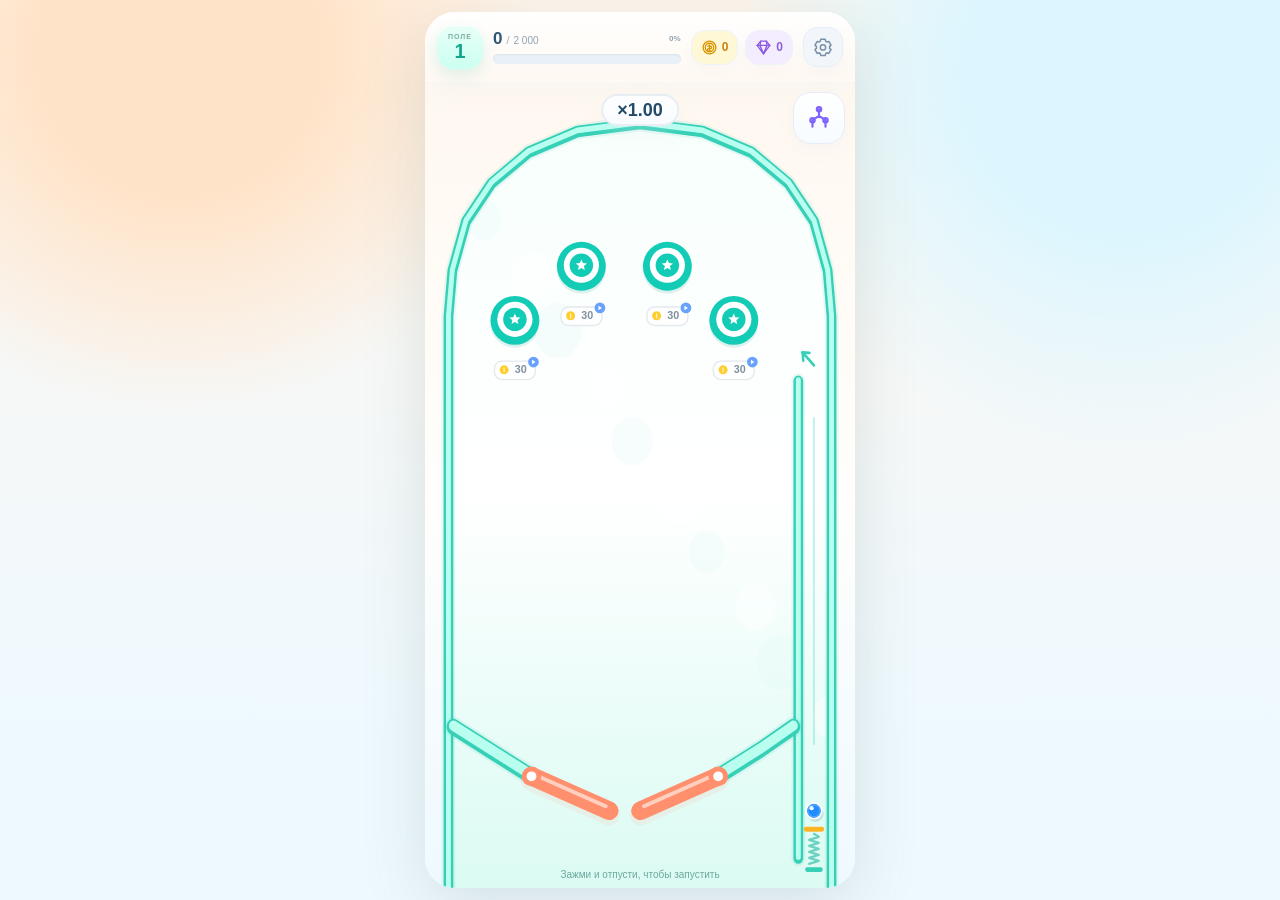
<file: index.html>
<!doctype html>
<html lang="ru">
<head>
<meta charset="utf-8">
<meta name="viewport" content="width=device-width, initial-scale=1, viewport-fit=cover">
<meta name="theme-color" content="#fff8f0">
<meta name="description" content="Каскад — уютный пинбол, который ты строишь сам. Мобильный HTML-прототип.">
<meta name="apple-mobile-web-app-capable" content="yes">
<title>Каскад · v0.14</title>
<style>
:root{
 --bg:#f9fcff;--panel:#ffffff;--text:#263d56;--muted:#71859a;--mint:#0aba9e;--gold:#bd8500;--line:#e5edf4;--hud-h:66px;
 font-family:"Avenir Next Rounded","Trebuchet MS",Arial,sans-serif;color-scheme:light;
}
*{box-sizing:border-box;-webkit-tap-highlight-color:transparent;user-select:none;-webkit-user-select:none;-webkit-touch-callout:none}
html,body{width:100%;height:100%;margin:0;overscroll-behavior:none;overflow:hidden}
body{display:flex;align-items:center;justify-content:center;background:radial-gradient(ellipse at 20% 10%,#e6f3e7,transparent 60%),#f2f0e9;color:var(--text);font-size:14px}
button,input,select{font:inherit}button{border:0;cursor:pointer;color:inherit;font-weight:700;touch-action:manipulation}button:disabled{opacity:.47;cursor:default}button:active:not(:disabled){transform:translateY(1px)}
button:focus-visible,select:focus-visible,[tabindex]:focus-visible{outline:3px solid #77b99f;outline-offset:2px}
svg{width:24px;height:24px;fill:none;stroke:currentColor;stroke-width:2;stroke-linecap:round;stroke-linejoin:round;flex-shrink:0}
h1,h2,h3,p{margin:0}h2{font-size:22px;line-height:1.15;letter-spacing:-.5px}h3{font-size:16px;line-height:1.3}p{line-height:1.5}small{font-size:11px}[hidden]{display:none!important}
#app{position:relative;isolation:isolate;width:100%;max-width:430px;height:100dvh;background:var(--bg);overflow:hidden}
.topbar{position:absolute;inset:0 0 auto;height:calc(var(--hud-h) + env(safe-area-inset-top));padding:calc(8px + env(safe-area-inset-top)) 10px 8px;display:grid;grid-template-columns:35px minmax(72px,1fr) auto 34px;gap:8px;align-items:center;background:#ffffff;border-bottom:1px solid #e5e5d8;z-index:35}
.hud-stage{height:39px;border-radius:12px;background:#e8f1e4;text-align:center;display:flex;flex-direction:column;justify-content:center;gap:1px;color:#739778}
.hud-stage small{font-size:6px;font-weight:900;letter-spacing:1px}.hud-stage strong{font-size:18px;line-height:1}
.hud-progress{min-width:0}.hud-progress-line{display:flex;align-items:center;justify-content:space-between;gap:5px;line-height:1;margin-bottom:8px;font-size:11px;white-space:nowrap}
.hud-progress-line>span{display:flex;gap:4px;min-width:0;align-items:baseline}.hud-progress-line strong{font-size:15px;color:#4f765a}.hud-progress-line em{font-style:normal;color:#a6ad9c}.hud-progress-line b{font-size:8px;color:#93a08d}.hud-progress-line #goalValue{font-size:10px;color:#9ba692}
.progress-track{height:7px;overflow:hidden;background:#e8edde;border-radius:10px}.progress-track>div{height:100%;max-width:100%;border-radius:10px;background:linear-gradient(90deg,#8dceb1,#4ca17e);transition:width .13s}
.wallet{display:flex;gap:5px;align-items:center;min-width:0}.currency{display:flex;align-items:center;gap:4px;padding:7px 6px;border-radius:11px;font-size:11px;white-space:nowrap;font-variant-numeric:tabular-nums}.currency strong{max-width:60px;overflow:hidden;text-overflow:ellipsis}
.coins{background:#fff0cd;color:#a97d3e}
.gems{background:#ede5f7;color:#9076b3}
.icon-button{width:40px;height:40px;min-width:40px;display:flex;align-items:center;justify-content:center;border-radius:13px;background:#f1f1e9;color:#8d968a;flex:none}
.icon-button svg{width:21px;height:21px}.topbar .icon-button{width:34px;min-width:34px;height:36px;border-radius:11px}
.layout{position:absolute;inset:calc(var(--hud-h) + env(safe-area-inset-top)) 0 env(safe-area-inset-bottom);margin:0;padding:0;display:block}
.game-column,.board-space,.board-wrap{position:absolute;inset:0;width:100%;height:100%;padding:0;margin:0;min-height:0}
#board{display:block;width:100%;height:100%;touch-action:none;outline:none}
.right-rail,.editor-console,.prep-console,.game-nav,.field-upgrade-tip,#boardStatus{display:none!important}
.board-top{pointer-events:none;position:absolute;inset:8px 0 auto;z-index:6;height:30px}
.combo-badge{position:absolute;left:50%;transform:translateX(-50%);display:flex;align-items:center;gap:6px;height:27px;border-radius:12px;padding:0 10px;background:#fffef3db;border:1px solid #d9e4d2;color:#89a17e;font-size:7px;font-weight:900;letter-spacing:1px}
.combo-badge b{font-size:14px;letter-spacing:0;color:#649377;font-variant-numeric:tabular-nums}.combo-badge.hot{background:#fff4d3;border-color:#edcf85}.combo-badge.hot b{color:#ad893e}
.skills-fab{position:absolute;right:10px;top:calc(var(--hud-h) + env(safe-area-inset-top) + 8px);width:44px;height:44px;display:flex;align-items:center;justify-content:center;background:#fffdf4ed;border:1px solid #dce6d6;border-radius:15px;color:#6aa48a;box-shadow:0 3px 0 #c7d9c640,0 5px 14px #53725513;z-index:38}
.skills-fab>span{display:flex}.skills-fab svg{width:24px;height:24px}.skills-fab i{position:absolute;right:2px;top:2px;width:10px;height:10px;border-radius:50%;background:#edaf56;border:2px solid #ffffff;box-shadow:0 0 0 2px #ffe4ae55;display:none}
.board-prompt{position:absolute;pointer-events:none;bottom:8px;left:50%;transform:translateX(-50%);display:flex;flex-direction:column;align-items:center;gap:3px;color:#8ca690;white-space:nowrap}
.board-prompt strong{display:none}.board-prompt>span:last-child{font-size:10px}.prompt-hand{display:none}.board-prompt.hidden{display:none}
.event-banner{position:absolute;top:56px;left:50%;transform:translate(-50%,-6px);white-space:nowrap;max-width:90%;overflow:hidden;text-overflow:ellipsis;color:#769179;border:1px solid #dbe8d2;background:#ffffeddf;border-radius:12px;padding:8px 13px;font-size:10px;font-weight:900;letter-spacing:.4px;opacity:0;pointer-events:none;transition:opacity .18s,transform .18s;z-index:15}
.event-banner.visible{opacity:1;transform:translate(-50%,0)}
.advance-button{position:absolute;left:20px;right:20px;bottom:12px;display:none;align-items:center;gap:9px;background:#fffcf0;border:1px solid #dedbba;border-radius:18px;padding:12px 15px;box-shadow:0 5px 15px #6b805b20;color:#9b8152;z-index:30}
.advance-button.visible{display:flex}.advance-button>span{font-size:9px;text-align:left}.advance-button strong{display:block;font-size:15px;margin-top:3px;color:#6e977b}.advance-button>b{margin-left:auto;font-size:22px;color:#9976bc}.reward-star{color:#e5b458;display:flex}
.toast-stack{position:absolute;z-index:110;top:calc(var(--hud-h) + env(safe-area-inset-top) + 60px);left:16px;right:16px;display:flex;flex-direction:column;align-items:center;gap:7px;pointer-events:none}
.toast{max-width:100%;padding:10px 14px;border-radius:14px;background:#fffcf3f5;color:#7d8e78;border:1px solid #dee3d1;box-shadow:0 4px 18px #3f58451a;font-size:11px;text-align:center}.toast.warn{color:#b4785e}

#modalRoot{position:absolute;z-index:80;inset:calc(var(--hud-h) + env(safe-area-inset-top)) 0 env(safe-area-inset-bottom);pointer-events:none}
#modalRoot:empty{display:none}#modalRoot.dialog-root{top:0}
.modal-backdrop{height:100%;width:100%;display:flex;align-items:flex-end;background:#50604f12;pointer-events:auto}
.modal{display:flex;flex-direction:column;width:100%;height:92%;max-height:100%;min-height:0;background:#fbfaf3;border:1px solid #e7e8db;border-bottom:0;border-radius:24px 24px 0 0;overflow:hidden;box-shadow:0 -8px 30px #38514616}
.modal-header{flex:none;padding:14px 16px 12px;display:flex;gap:10px;align-items:center;background:#ffffff;border-bottom:1px solid #e9ebdf;min-height:76px}
.modal-header>div{min-width:0;flex:1}.eyebrow{display:block;font-size:8px;letter-spacing:1px;font-weight:800;color:#a1aa97;margin-bottom:5px;line-height:1.4}
.modal-header h2{font-size:21px}.live-pill{white-space:nowrap;font-size:7px;color:#9ca994;display:flex;align-items:center;gap:4px}.live-pill i{width:5px;height:5px;border-radius:50%;background:#94b990}
.modal-body{flex:1;min-height:0;overflow:auto;padding:16px;overscroll-behavior:contain;-webkit-overflow-scrolling:touch}
.modal-actions{flex:none;padding:12px 16px calc(12px + env(safe-area-inset-bottom));border-top:1px solid #e5e8dc;display:flex;gap:10px;background:#ffffff}.modal-actions .btn{flex:1;min-width:0}
.modal-confirm,.modal-transition,.modal-offline{height:auto;max-height:92%}.modal-confirm .modal-body{padding:24px 18px}.modal-confirm .modal-body p{color:#607a90;font-size:13px}
.btn{display:inline-flex;align-items:center;justify-content:center;gap:8px;min-height:44px;padding:10px 15px;border-radius:14px;background:#efefe4;border:1px solid #e2e5d6;color:#49657c;font-size:12px;font-weight:800;line-height:1.35}
.btn svg{width:19px;height:19px}.btn.primary{background:#76b297;border-color:#65a689;color:white;box-shadow:0 2px 0 #54917230}.btn.secondary{background:#f0f3e9;color:#507789;border:1px solid #e0e8d8}.btn.subtle{background:transparent}.btn.gold{background:#fff0ca;color:#ad853d}.btn.danger{background:#fbeddf;color:#b48167}
.btn.wide,.wide{width:100%}.btn.small{font-size:11px;min-height:38px}.panel-action{margin-top:12px}.price-chip{display:inline-flex;align-items:center;gap:5px;flex:none;white-space:nowrap}.price-chip svg{width:17px;height:17px}.price-chip b{font-size:12px}.pill{font-size:9px;padding:5px 7px;display:inline-block;border-radius:9px;background:#f0eddf;color:#a3967b}.fine{font-size:11px;line-height:1.5;color:#7c92a4;margin:9px 0}
.info-box,.replacement-note{background:#f0f3e7;border:1px solid #e0e8d5;border-radius:15px;color:#829275;font-size:12px;line-height:1.55;padding:13px 14px;margin-bottom:14px}.info-box b{color:#77926f}
.section-heading{display:flex;align-items:center;justify-content:space-between;gap:10px;margin:18px 0 10px}.section-heading h3{font-size:14px}.stat-grid{display:grid;grid-template-columns:repeat(2,minmax(0,1fr));gap:10px;margin:14px 0}.stat-cell{border-radius:16px;background:#ffffff;border:1px solid #e5e8d9;padding:14px 8px;text-align:center;min-width:0}.stat-cell small{display:block;color:#a3ab98;font-size:9px;line-height:1.5}.stat-cell strong{display:block;color:#799470;font-size:22px;margin:6px 0;overflow-wrap:anywhere}
.choice-row{display:flex;flex-wrap:wrap;gap:8px;margin:12px 0}.choice-row>.btn{flex:1;min-width:120px}.reward-hero{text-align:center;padding:14px 0 20px}.reward-hero strong{display:block;font-size:56px;color:#a28ac3}.reward-hero span{display:block;font-size:12px;color:#b0a4ba;margin-top:4px}.field-reset-note{border-radius:14px;background:#eaf2e2;color:#84a078;font-size:12px;line-height:1.5;padding:12px;margin-top:12px}
.settings-card{padding:14px;border:1px solid #e4e9dc;border-radius:19px;background:#ffffff;margin-bottom:12px}
.settings-card h3{display:flex;align-items:center;gap:8px;color:#6d8969;font-size:14px;margin-bottom:7px}.settings-card h3 svg{width:18px;height:18px;color:#93ac84}
.settings-row{display:grid;grid-template-columns:minmax(0,1fr) auto;align-items:center;gap:14px;padding:13px 0;border-bottom:1px solid #eef0e6;min-width:0}.settings-row:last-child{border-bottom:0;padding-bottom:1px}
.settings-row>div{min-width:0}.settings-row strong{display:block;color:#75886f;font-size:13px;font-weight:800;line-height:1.3}.settings-row small{display:block;font-size:10px;line-height:1.45;color:#a0ab94;margin-top:4px}
.settings-row select{max-width:158px;min-width:0;font-size:11px;border:1px solid #dae4d2;background:#f6f8ef;border-radius:10px;padding:10px 7px;color:#78916d}
.switch-button{display:block;position:relative;width:47px;min-width:47px;height:29px;padding:4px;border-radius:18px;background:#dbe1d3;border:0;flex:none}
.switch-button i{display:block;width:21px;height:21px;border-radius:50%;background:#fff;box-shadow:0 1px 2px #52604b20;transition:transform .14s}.switch-button.on{background:#87b592}.switch-button.on i{transform:translateX(18px)}
.settings-metrics{display:grid;grid-template-columns:repeat(2,minmax(0,1fr));gap:8px 12px;padding:7px 0 11px}
.settings-metrics>div{padding:10px 0;min-width:0}.settings-metrics small{display:block;color:#a1ad97;font-size:10px;margin-bottom:6px}.settings-metrics strong{font-size:20px;color:#7b9572;font-weight:800;white-space:nowrap}.settings-metrics em{font-size:10px;font-style:normal;font-weight:400;color:#9aaa90}
.settings-note{font-size:11px;line-height:1.5;color:#a0ac94;margin:9px 0 13px}.settings-save{display:grid;grid-template-columns:minmax(0,1fr) minmax(0,1fr);gap:8px}.settings-save .btn{padding:10px 6px}
.settings-help summary{display:flex;align-items:center;gap:8px;cursor:pointer;font-size:12px;font-weight:800;color:#849775;list-style:none}.settings-help summary::-webkit-details-marker{display:none}.settings-help summary:after{content:'+';margin-left:auto;font-size:20px;color:#adbba3}.settings-help[open] summary:after{content:'−'}.settings-help summary svg{width:18px;height:18px}.settings-help p{margin:12px 0 3px;font-size:11px;color:#9ba78e}
.reset-button{width:100%;padding:14px;background:none;color:#be9180;font-size:11px;min-height:44px}.version-label{text-align:center;font-size:8px;letter-spacing:1px;color:#b4bba8;margin:12px 0}
.mod-icon{display:inline-flex;align-items:center;justify-content:center;width:42px;height:42px;flex:none}.mod-icon svg{width:36px;height:36px;overflow:visible}.special-icon{border-radius:15px;background:color-mix(in srgb,var(--object) 14%,#fff)}
.object-hero{display:flex;align-items:center;gap:16px;margin-bottom:15px;min-height:80px;background:color-mix(in srgb,var(--object) 9%,#fffcf5);border-radius:19px;padding:13px}
.object-hero>.mod-icon{width:66px;height:66px}.object-hero>.mod-icon svg{width:58px;height:58px}.object-hero h3{font-size:19px;color:#354e67}.object-hero .eyebrow{font-size:7px}
.object-description{font-size:12px;line-height:1.65;color:#61798e;margin:3px 1px 14px}
.object-yield{display:flex;flex-direction:column;gap:8px;margin:12px 0}.object-yield>div{display:flex;align-items:center;gap:9px;border-radius:13px;background:#f3f4e9;padding:11px 12px;color:#a6ab75}
.object-yield svg{width:21px;height:21px}.object-yield>div>span{min-width:0}.object-yield b{font-size:16px;color:#188f83}.object-yield small{display:block;font-size:9px;color:#acb29a;margin-top:2px}.object-yield .next-yield{margin-left:auto;flex:none}.next-yield b{font-size:12px;color:#15ac96}.object-upgrade{justify-content:space-between;margin:3px 0 9px;padding:12px 14px;min-height:49px}.object-upgrade>span:first-child{font-size:11px}
.object-milestones{margin-bottom:12px}.milestone{display:flex;gap:10px;align-items:center;padding:11px 0;border-bottom:1px dashed #e4e8d7}.milestone>span{width:27px;height:27px;border-radius:9px;background:#edeedc;color:#c0bb9e;display:flex;align-items:center;justify-content:center;flex:none}.milestone svg{width:14px;height:14px}.milestone p{font-size:10px;line-height:1.5;color:#61798e}.milestone.reached>span{background:#e3efdd;color:#86a875}
.object-tools{display:grid;grid-template-columns:1fr 1fr;gap:9px;margin-bottom:10px}.replace-open{margin-top:8px}
.replacement-list{display:flex;flex-direction:column;gap:8px}.replacement-row{display:flex;align-items:center;gap:10px;padding:11px 12px;border-radius:16px;border:1px solid #e2e9d8;background:#ffffff;text-align:left;width:100%;min-width:0}
.replacement-row>span:nth-child(2){min-width:0;flex:1}.replacement-row strong{display:block;font-size:12px;color:#425c76}.replacement-row small{display:block;font-size:9px;line-height:1.4;color:#acb39f;margin-top:4px}
.replacement-price{display:flex;align-items:center;gap:4px;font-size:11px;color:#bd9a62;white-space:nowrap;flex:none}.replacement-price svg{width:15px;height:15px}
.socket-picker{display:grid;grid-template-columns:repeat(2,minmax(0,1fr));gap:10px}.socket-option{border-radius:16px;border:1px solid #e2e9d8;background:#ffffff;padding:12px 8px;display:flex;flex-direction:column;gap:8px;text-align:center;min-width:0}
.socket-option strong{display:block;font-size:12px;color:#425c76}.socket-option small{display:block;font-size:10px;margin-top:4px;color:#aeae90}
.modal-tree{height:100%;border-radius:22px 22px 0 0}.modal-tree .modal-header{min-height:72px}.modal-tree .modal-body{display:flex;flex-direction:column;overflow:hidden;padding:0}
.tree-toolbar{display:flex;align-items:center;gap:8px;padding:10px 12px;flex:none;border-bottom:1px solid #e8ecde;background:#ffffff}
.tree-wallet{display:flex;gap:5px;align-items:center;color:#a084be;font-size:13px}.tree-wallet svg{width:17px;height:17px}
.available-shortcut{display:flex;align-items:center;gap:5px;font-size:9px;padding:9px 7px;border-radius:10px;background:#eef3e6;color:#54738f;white-space:nowrap;min-height:34px}.available-shortcut i{width:6px;height:6px;border-radius:50%;background:#e6b15b}
.tree-controls{display:flex;gap:0;align-items:center;margin-left:auto}.tree-controls button{width:28px;height:34px;background:transparent;font-size:20px;color:#56738c}.tree-controls button:last-child{margin-left:2px}.tree-controls svg{width:17px;height:17px}.tree-controls span{font-size:8px;color:#a8b49c;width:30px;text-align:center}
.tree-stage{position:relative;flex:1;min-height:110px;background:radial-gradient(#dce4d433 .8px,transparent 1px) 0 0 / 18px 18px,#f3f8fd}
.skill-tree-scroll{height:100%;width:100%;overflow:auto;overscroll-behavior:contain;touch-action:pan-x pan-y;scrollbar-width:thin;scrollbar-color:#c9d8bb #ecf0e4;cursor:grab;padding:0}.skill-tree-scroll.dragging{cursor:grabbing}
#treeScrollSpace{position:relative}.unified-tree{position:absolute;top:0;left:0;width:880px;height:648px;transform-origin:0 0;display:block;background:none;padding:0}
.tree-connections{position:absolute;inset:0;width:880px;height:648px;pointer-events:none}
.tree-root{position:absolute;width:58px;height:54px;display:flex;align-items:center;justify-content:center;background:#e4eed9;border:2px solid #cadabb;border-radius:18px;color:#8caa75;box-shadow:0 4px 0 #dce7cf}.tree-root svg{width:30px;height:30px}
.skill-node{position:absolute;width:64px;height:64px;display:flex;align-items:center;justify-content:center;flex-direction:column;gap:5px;padding:8px 6px 6px;border-radius:14px;border:2px solid color-mix(in srgb,var(--branch) 25%,#e5e8db);background:#ffffff;box-shadow:0 4px 0 #dbe0d0;color:var(--branch);z-index:2;transition:border-color .12s,box-shadow .12s}
.skill-node .node-glyph{display:flex}.skill-node svg{width:26px;height:26px;stroke-width:1.8}.skill-rank{font-size:9px;color:#7b8fa2;font-weight:900}.skill-node .node-notice{display:none}
.skill-node.available{border-color:color-mix(in srgb,var(--branch) 65%,#f8fbea)}.skill-node.available .node-notice{display:block;position:absolute;top:-5px;right:-5px;width:13px;height:13px;border-radius:50%;background:#ecc067;border:2px solid #ffffff}
.skill-node.purchased{background:color-mix(in srgb,var(--branch) 9%,#ffffff)}.skill-node.maxed{background:color-mix(in srgb,var(--branch) 19%,#ffffff)}
.skill-node.selected{box-shadow:0 0 0 5px color-mix(in srgb,var(--branch) 20%,transparent),0 4px 0 #dbe0d0;border-color:var(--branch)}
.tree-minimap{position:absolute;right:10px;bottom:10px;width:100px;height:74px;border-radius:11px;border:1px solid #dce4d3;background:#ffffffde;box-shadow:0 2px 7px #72896612;padding:4px;z-index:4}
.tree-minimap svg{width:100%;height:100%;fill:initial;stroke:none;pointer-events:none}
.tree-guide{display:flex;align-items:center;justify-content:center;gap:6px;font-size:8px;color:#a5b096;padding:7px 5px;background:#f8fbff;flex:none}.tree-guide svg{width:13px;height:13px}
.skill-popover{display:none;flex:none;background:#ffffff;border-top:1px solid #e1e8d7;padding:13px 15px;max-height:47%;overflow:auto;overscroll-behavior:contain}
.skill-popover.visible{display:block}.skill-pop-header{display:flex;gap:10px;align-items:center}.pop-icon{width:37px;height:37px;display:flex;align-items:center;justify-content:center;flex:none;border-radius:12px;color:var(--branch);background:color-mix(in srgb,var(--branch) 10%,#fff)}
.pop-icon svg{width:22px;height:22px}.skill-pop-header>div{flex:1;min-width:0}.skill-pop-header small{display:block;font-size:8px;color:#889bab;margin-bottom:3px}.skill-pop-header h3{font-size:15px;color:#354e67}.skill-pop-header .icon-button{width:32px;min-width:32px;height:32px;border-radius:11px}
.skill-description{font-size:11px;line-height:1.5;color:#61798e;margin:10px 0 12px}.skill-pop-purchase{display:flex;align-items:center;gap:10px;justify-content:space-between}
.rank-label{font-size:10px;color:#607a90}.rank-label small{display:block;line-height:1.4;font-size:8px;max-width:125px;margin-top:4px;color:#7c92a4}
.skill-pop-purchase .btn{padding:10px 13px;min-width:148px;flex:none;justify-content:space-between}
@media(max-width:369px){
 :root{--hud-h:64px}.topbar{gap:6px;padding-left:8px;padding-right:8px;grid-template-columns:32px minmax(72px,1fr) auto 33px}
 .wallet{display:grid;gap:3px}.currency{padding:3px 6px;min-width:48px;font-size:10px;border-radius:7px}.currency-icon,.currency-icon svg{width:14px;height:14px}
 .hud-progress-line strong{font-size:14px}.hud-progress-line b{font-size:7px}
 .modal-header{padding:12px;gap:8px}.modal-header h2{font-size:20px}.live-pill{font-size:6px}.modal-body{padding:12px}
 .tree-toolbar{gap:5px;padding:8px}.tree-controls button{width:25px}.tree-controls span{width:25px}.available-shortcut{font-size:8px;padding:9px 6px}
 .skill-popover{padding:11px 12px}.skill-description{font-size:10px}.skill-pop-purchase .btn{min-width:132px;font-size:11px}
 .settings-card{padding:12px}.settings-row{gap:10px}.settings-row strong{font-size:12px}.settings-row small{font-size:9px}.object-hero h3{font-size:16px}
}
@media(max-height:640px){.modal-header{min-height:62px;padding-top:10px;padding-bottom:10px}.modal-tree .modal-header{min-height:62px}.modal-header h2{font-size:19px}.eyebrow{font-size:7px;margin-bottom:3px}.tree-guide{font-size:7px;padding:5px}.tree-minimap{width:80px;height:60px}.skill-popover{max-height:51%}.skill-description{margin:8px 0;font-size:10px}.tree-stage{min-height:76px}.skill-pop-header h3{font-size:14px}}
@media(min-width:600px){#app{height:min(900px,calc(100dvh - 24px));border-radius:30px;box-shadow:0 16px 65px #4e66582a}}
@media(prefers-reduced-motion:reduce){*{transition:none!important;scroll-behavior:auto!important}}

/* Readable copy on pale panels. */
.settings-row small,.settings-note,.settings-help p,.object-description,.skill-description{color:#5d7389}.replacement-note,.replacement-row small,.object-yield small{color:#6b8297}.milestone p{color:#6b8297}

/* v0.8: vivid hypercasual UI, quiet backgrounds, legible contrast. */
:root{--bg:#f9fcff;--panel:#fff;--text:#263d56;--muted:#72889c;--mint:#0abb9f;--gold:#c68d05;--line:#e5edf4}
body{background:radial-gradient(ellipse at 20% 10%,#d5f9f0,transparent 65%),#edf4fa}
.topbar{background:#fff;border-color:#eaf0f5}
.hud-stage{background:#e0fbf2;color:#03a48c;border-radius:11px}.hud-stage strong{font-weight:900}
.hud-progress-line strong{color:#314c66}.hud-progress-line em,.hud-progress-line b,.hud-progress-line #goalValue{color:#8699ac}
.progress-track{background:#e7f2f3;height:8px}.progress-track>div{background:linear-gradient(90deg,#11d1b3,#53dd85)}
.coins{background:#fff4ca;color:#b68004}
.gems{background:#f0e7ff;color:#9160d8}
.icon-button{background:#f0f5fa;color:#7190a8}.topbar .icon-button{background:#f2f6fb;color:#7890a8}
.skills-fab{background:#9861f2;color:#fff;border:2px solid #ffffff;border-radius:14px;box-shadow:0 3px 0 #7644ca,0 6px 12px #653bba17}
.skills-fab i{background:#ffc92d;border-color:#fff;box-shadow:none;width:11px;height:11px;right:-2px;top:-2px}
.combo-badge{background:#ffffffdc;border-color:#e1edea;color:#89a69f;box-shadow:none;letter-spacing:.6px}.combo-badge b{color:#13ab92}.combo-badge.hot{background:#fff4c7;border-color:#ffdc66}.combo-badge.hot b{color:#d59905}
.board-prompt{color:#6ba89e}.event-banner{color:#05a08c;border-color:#c4f1e5;background:#ffffffee}
.advance-button{background:#fff;border:2px solid #29cbb0;color:#06a28c;box-shadow:0 4px 0 #04a78833}
.btn{background:#eff5fa;border-color:#e3ecf3;color:#547189;border-radius:13px;font-size:12px}
.btn.primary{background:#12c8a9;border-color:#08b99a;color:white;box-shadow:0 3px 0 #05a58b}
.btn.secondary{background:#f0eaff;border-color:#e2d7fa;color:#9060d2}.btn.gold{background:#fff4cc;color:#bd8b08}.btn.danger{background:#ffeaf0;color:#d65b80}
.modal,.modal-header,.modal-footer,.skill-popover{background:#fff}.modal-header{border-color:#e7eff6}.modal-header h2{color:#2f4862}.eyebrow{color:#889eb1}
.modal-body{background:#fafcff}.modal-backdrop{background:#243c5433;backdrop-filter:blur(2px)}
.live-pill{background:#e4faf1;color:#18a285;border-color:#cbf1e2}
.settings-card{background:#fff;border:1px solid #e5eef5;box-shadow:none}.settings-row strong{color:#36536c;font-size:13px}.settings-row small{color:#738b9e;font-size:10px}
.settings-card h3{color:#435e76}.settings-row{border-color:#eef3f7}.settings-note,.settings-help p{color:#768d9f}.settings-help summary{color:#4f6b85}
.switch{background:#dce7f0}.switch.on,.switch[aria-checked="true"]{background:#16c8ab}
.save-actions .btn{background:#f0f6fb;color:#5a7991}.reset-button{color:#d56688}.version-label{color:#96a8b8}
.tree-toolbar{background:#fff;border-color:#e7eff6}.tree-wallet{color:#9460db}.available-shortcut{background:#e7f9f4;color:#0f9e88}.available-shortcut i{background:#ffbf2b}
.tree-stage{background:radial-gradient(#d9e6f2 .8px,transparent 1px) 0 0/20px 20px,#f4f8fc}
.skill-tree-scroll{scrollbar-color:#b8cddc #eff5fb}.tree-root{background:#dff9f0;color:#0abc9c;border-color:#8be2cf;box-shadow:0 3px 0 #bceedd}
.skill-node{border-color:color-mix(in srgb,var(--branch) 35%,#e8eff6);background:#fff;box-shadow:0 3px 0 #dfe7ef}
.skill-node.available{border-color:var(--branch)}.skill-node.purchased{background:color-mix(in srgb,var(--branch) 12%,white)}.skill-node.maxed{background:color-mix(in srgb,var(--branch) 25%,white)}
.skill-node .node-notice{border-color:#fff;background:#ffcd28}.skill-node.selected{box-shadow:0 0 0 4px color-mix(in srgb,var(--branch) 17%,transparent),0 3px 0 #dfe7ef}
.tree-guide{color:#7b93a5;background:#fff}.tree-minimap{background:#ffffffed;border-color:#dce8f2}.skill-popover{border-color:#e1ebf4}
.skill-pop-header h3{color:#344e67}.skill-description{color:#637e94}.rank-label{color:#738ba0}.rank-label small{color:#879eaf}
.object-hero{background:color-mix(in srgb,var(--object) 12%,#fff)}.object-hero h3{color:#35516a}.object-yield>div{background:#f0f7fb;color:#12b99c}.object-yield small{color:#7c92a5}
.object-description,.replacement-note{color:#648094}.replacement-row{border-color:#e1ecf5;background:#fff}.replacement-price{color:#bc8b13}.socket-option{background:#fff;border-color:#e0ebf4}
.milestone{border-color:#e3ecf4}.milestone>span{background:#edf3f8;color:#9cb0c0}.milestone.reached>span{background:#e0f8ed;color:#0ab392}
.price-chip{font-variant-numeric:tabular-nums}.toast{background:#fff;color:#55738a;border-color:#dcebf5}
.manual-praise{position:absolute;left:50%;bottom:20%;transform:translateX(-50%);display:flex;flex-direction:column;align-items:center;gap:4px;pointer-events:none;z-index:18;opacity:0;white-space:nowrap}
.manual-praise strong{font-size:28px;line-height:1.05;font-weight:900;letter-spacing:-.6px;color:#0eba9e;text-shadow:-2px -2px #fff,2px -2px #fff,-2px 2px #fff,2px 2px #fff,0 4px #ffffffb3}
.manual-praise span{font-size:10px;font-weight:900;color:#14a18b;padding:6px 10px;border-radius:12px;background:#ffffffeb;box-shadow:0 2px 0 #ade8db66}
.manual-praise.perfect strong{color:#ad62ee}.manual-praise.perfect span{color:#9c55d9;box-shadow:0 2px 0 #e4c7ff66}
.manual-praise.visible{animation:praise-pop 1.55s both}.manual-praise.visible.static{opacity:1;animation:none}
@keyframes praise-pop{0%{opacity:0;transform:translate(-50%,10px) scale(.72)}15%{opacity:1;transform:translate(-50%,-2px) scale(1.08)}27%{transform:translate(-50%,0) scale(1)}80%{opacity:1;transform:translate(-50%,-2px) scale(1)}100%{opacity:0;transform:translate(-50%,-12px) scale(.96)}}
.upgrade-bounce{animation:upgrade-bounce .6s cubic-bezier(.2,.8,.2,1)}
@keyframes upgrade-bounce{0%{transform:scale(1)}25%{transform:scale(1.22)}48%{transform:scale(.94)}70%{transform:scale(1.06)}100%{transform:scale(1)}}
@media(prefers-reduced-motion:reduce){.manual-praise.visible{animation:none;opacity:1}.upgrade-bounce{animation:none}}

.switch-button{background:#dfe9f2}.switch-button.on{background:#13c9aa}.settings-card h3 svg{color:#10b69f}
.stat-cell strong,.auto-stat strong,.settings-stats strong{color:#16a78e}.live-pill{border-radius:9px;padding:3px 5px;font-size:9px}

/* v0.9: aspect-safe icons and lightweight live interface motion. */
svg{display:block;flex:0 0 auto;object-fit:contain}
.mod-icon,.node-glyph,.pop-icon,.prompt-hand,.reward-star{flex-shrink:0}
.mod-icon svg,.node-glyph svg,.pop-icon svg,.icon-button svg,.skills-fab svg{aspect-ratio:1/1}
.currency strong,#comboValue,#stageLabel{display:inline-block;transform-origin:50% 60%}
button{transition:transform 120ms cubic-bezier(.2,.8,.2,1),background-color 160ms,box-shadow 160ms,border-color 160ms}
button:active:not(:disabled){transform:scale(.96)}
.switch-button:active:not(:disabled){transform:scale(.97)}
.switch-button i{transition:transform 190ms cubic-bezier(.2,.8,.2,1)}
.progress-track>div{transition:width 240ms cubic-bezier(.2,.75,.2,1)}
.skills-fab i{animation:notice-arrive 320ms cubic-bezier(.2,.8,.2,1)}
.skill-node .node-notice{animation:notice-arrive 260ms ease-out}
.advance-button.visible{animation:offer-arrive 300ms cubic-bezier(.18,.8,.22,1)}
.modal-settings .settings-card{animation:card-arrive 280ms both;animation-delay:40ms}
.modal-settings .settings-card:nth-child(2){animation-delay:65ms}
.modal-settings .settings-card:nth-child(3){animation-delay:90ms}
.modal-settings .settings-card:nth-child(n+4){animation-delay:115ms}
.settings-help[open] p{animation:card-arrive 180ms both}
#modalRoot.is-closing,#modalRoot.is-closing .modal-backdrop{pointer-events:none!important}
@keyframes notice-arrive{0%{transform:scale(.3);opacity:0}65%{transform:scale(1.18);opacity:1}100%{transform:scale(1);opacity:1}}
@keyframes offer-arrive{from{opacity:0;transform:translateY(14px)}to{opacity:1;transform:translateY(0)}}
@keyframes card-arrive{from{opacity:0;transform:translateY(7px)}to{opacity:1;transform:translateY(0)}}

/* The charge meter lives BELOW the flippers, not inside the narrow launch lane.
   It is read-only and never takes a pointer event away from the canvas. */
.launch-meter{position:absolute;z-index:16;left:46%;bottom:10px;width:min(244px,66%);height:44px;display:flex;align-items:center;gap:9px;padding:7px 11px 7px 7px;border:1px solid #ffdfa0;border-radius:16px;background:#ffffffef;box-shadow:0 3px 0 #f1d48333;pointer-events:none;opacity:0;visibility:hidden;transform:translate(-50%,7px);transition:opacity 130ms,transform 180ms cubic-bezier(.2,.8,.2,1),visibility 180ms,border-color 140ms}
.launch-meter.visible{opacity:1;visibility:visible;transform:translate(-50%,0)}
.launch-symbol{display:flex;align-items:center;justify-content:center;width:28px;height:28px;flex:0 0 28px;background:#fff1c7;border-radius:10px;color:#efb021}
.launch-symbol svg{width:19px;height:19px;fill:currentColor;stroke:none}
.launch-body{min-width:0;flex:1;display:flex;flex-direction:column;gap:5px}
.launch-body>span{font-size:8px;font-weight:900;color:#9e811e;letter-spacing:.6px;white-space:nowrap;line-height:1.2}
.launch-track{position:relative;height:6px;width:100%;border-radius:5px;background:#f6edcf}
.launch-track>i{display:block;width:100%;height:100%;border-radius:inherit;background:linear-gradient(90deg,#ffcc36,#ffaf30);transform-origin:left center;transform:scaleX(0)}
.launch-track>b{position:absolute;top:-2px;width:2px;height:10px;transform:translateX(-1px);background:#8e761d77;border-radius:1px}
.launch-meter>strong{flex:0 0 37px;text-align:right;font-size:16px;font-weight:900;color:#c89413;line-height:1;font-variant-numeric:tabular-nums}
.launch-meter.full,.launch-meter.released{border-color:#9ce7d1}
.launch-meter.full .launch-symbol,.launch-meter.released .launch-symbol{background:#dffaf0;color:#08b590}
.launch-meter.full .launch-body>span,.launch-meter.full>strong,.launch-meter.released .launch-body>span,.launch-meter.released>strong{color:#0ba88a}
.launch-meter.full .launch-track>i,.launch-meter.released .launch-track>i{background:#18ceab}
.launch-meter.released .launch-symbol{animation:notice-arrive 240ms ease-out}
@media(max-height:640px){.launch-meter{height:34px;bottom:5px;padding:4px 9px 4px 5px;gap:7px;border-radius:12px}.launch-symbol{width:23px;height:23px;flex-basis:23px;border-radius:8px}.launch-symbol svg{width:16px;height:16px}.launch-body{gap:4px}.launch-body>span{font-size:7px;letter-spacing:.3px}.launch-track{height:5px}.launch-meter>strong{font-size:14px;flex-basis:32px}}
@media(max-height:500px){.launch-meter{height:25px;bottom:1px;padding:3px 7px;gap:6px;border-radius:9px}.launch-symbol{width:18px;height:18px;flex-basis:18px;border-radius:6px}.launch-symbol svg{width:13px;height:13px}.launch-body{gap:2px}.launch-body>span{font-size:6px}.launch-track{height:4px}.launch-meter>strong{font-size:12px}}
.reduced-motion *,.reduced-motion *::before,.reduced-motion *::after{animation:none!important;transition:none!important;scroll-behavior:auto!important}
.reduced-motion .manual-praise.visible{opacity:1}
.reduced-motion button:active:not(:disabled){transform:none}
@media(prefers-reduced-motion:reduce){*,*::before,*::after{animation:none!important;transition:none!important;scroll-behavior:auto!important}.manual-praise.visible{opacity:1}button:active:not(:disabled){transform:none}}

.modal{transform-origin:50% 100%}


/* v0.10: dark playfields, clean currency glyphs and compact combo. */
.currency-icon,.gem-mini{display:inline-flex;align-items:center;justify-content:center;width:16px;height:16px;flex:0 0 16px;background:none!important;clip-path:none!important}
.currency-icon svg,.gem-mini svg{width:16px;height:16px;aspect-ratio:1/1;stroke-width:1.9;overflow:visible}
.coins .currency-icon,.coin-vector{color:#d99400}.gems .currency-icon,.gem-mini,.gem-vector{color:#8b58df}
.coins>i,.gems>i{display:none!important}
.topbar .icon-button svg{width:20px;height:20px;stroke-width:1.8}
.combo-badge{gap:0;min-width:48px;justify-content:center;padding:0 9px;background:#08191ecc;border-color:#24454d;color:#fff;box-shadow:0 3px 12px #0005}
.combo-badge b{font-size:15px;color:#dffcff}.combo-badge.hot{background:#3a200bd9;border-color:#ff9f31}.combo-badge.hot b{color:#ffd257}
.board-top{top:10px}
@media(max-width:350px){.currency-icon,.currency-icon svg,.gem-mini,.gem-mini svg{width:14px;height:14px}.currency-icon,.gem-mini{flex-basis:14px}.combo-badge{min-width:44px;padding:0 7px}}


/* v0.12: compact light combo badge with flame feedback at the current combo cap. */
.combo-badge{isolation:isolate;background:#fff!important;border-color:#e3e9ef!important;color:#334b62!important;box-shadow:0 4px 14px #40566b1f!important;overflow:visible}
.combo-badge b{color:#163c5a!important}
.combo-badge.hot{background:#fff!important;border-color:#ffd26a!important}
.combo-badge.hot b{color:#d58a00!important}
.combo-badge.maxed{border-color:#ff9a2f!important;box-shadow:0 4px 14px #ff8b2c2b!important}
.combo-badge.maxed b{color:#ef6b12!important}
.combo-badge.maxed::after{content:'';position:absolute;left:5px;right:5px;bottom:-13px;height:18px;z-index:-1;pointer-events:none;transform-origin:50% 0;background:radial-gradient(ellipse at 17% 0,#fff2a6 0 12%,#ffbb2d 13% 34%,#ff5b22 35% 57%,transparent 59%),radial-gradient(ellipse at 50% 0,#fff6bb 0 12%,#ffbd31 13% 36%,#ff4f20 37% 62%,transparent 64%),radial-gradient(ellipse at 83% 0,#fff2a6 0 12%,#ffae24 13% 34%,#ff5521 35% 57%,transparent 59%);filter:drop-shadow(0 3px 4px #ff6a2855);animation:combo-flame .34s ease-in-out infinite alternate}
@keyframes combo-flame{from{transform:scaleY(.82) translateY(-1px);filter:drop-shadow(0 2px 3px #ff6a2844)}to{transform:scaleY(1.13) translateY(1px);filter:drop-shadow(0 4px 6px #ff6a2877)}}
.reduced-motion .combo-badge.maxed::after{animation:none}


/* v0.13: approved pastel hypercasual art pass from concept screenshot. */
:root{
 --bg:#fffaf4;--panel:#ffffff;--text:#36516b;--muted:#7e95aa;--mint:#22cdb0;--gold:#eeab1d;--line:#e7eff6;--hud-h:70px;
}
body{
 background:
  radial-gradient(circle at 14% 6%,#ffe3c8 0 10%,transparent 26%),
  radial-gradient(circle at 88% 8%,#dbf6ff 0 11%,transparent 28%),
  linear-gradient(180deg,#fff7ef,#eef9ff 82%);
}
#app{background:linear-gradient(180deg,#fffbf6 0%,#f1fbff 100%)}
.topbar{
 height:calc(var(--hud-h) + env(safe-area-inset-top));
 padding:calc(10px + env(safe-area-inset-top)) 12px 10px;
 grid-template-columns:46px minmax(74px,1fr) auto 40px;
 gap:10px;
 background:linear-gradient(180deg,#ffffff,#fff9f3 86%);
 border-bottom:0;
 box-shadow:0 8px 26px #dde9f533;
}
.hud-stage{
 height:44px;border-radius:16px;
 background:linear-gradient(180deg,#e9fff7,#cbfff1);
 color:#10a78e;box-shadow:inset 0 1px 0 #fff,0 7px 16px #18b89b24;
}
.hud-stage small{font-size:7px;color:#7caea2}
.hud-stage strong{font-size:20px}
.hud-progress-line{margin-bottom:7px;font-size:11px}
.hud-progress-line strong{font-size:17px;color:#2f5676}
.hud-progress-line em{color:#9fb1bf}.hud-progress-line b,#goalValue{color:#8ea2b3!important}
.progress-track{height:10px;border-radius:999px;background:#eaf1f6;box-shadow:inset 0 1px 2px #d7e3ef}
.progress-track>div{background:linear-gradient(90deg,#36d8f3,#20d0a6)!important;box-shadow:0 1px 0 #fff inset}
.wallet{gap:7px}
.currency{padding:8px 9px;border-radius:14px;font-size:12px;box-shadow:0 5px 14px #e6edf533;border:1px solid #eef3f7}
.currency strong{max-width:66px}
.coins{background:#fff8d6;color:#c78311}.gems{background:#f4ecff;color:#8a63d8}
.currency-icon,.gem-mini{width:17px;height:17px;flex-basis:17px}
.currency-icon svg,.gem-mini svg{width:17px;height:17px;stroke-width:1.85}
.icon-button{background:linear-gradient(180deg,#ffffff,#f6fbff);border:1px solid #e8eef5;color:#67849b;box-shadow:0 6px 15px #dde7f033}
.topbar .icon-button{width:40px;min-width:40px;height:40px;border-radius:14px}
.layout{inset:calc(var(--hud-h) + env(safe-area-inset-top)) 0 env(safe-area-inset-bottom)}
.board-top{top:12px;height:34px}
.combo-badge{
 min-height:32px;min-width:62px;padding:0 14px;border-radius:16px;
 background:linear-gradient(180deg,#fff,#f8fbff)!important;border:2px solid #e8eef4!important;
 box-shadow:0 7px 18px #dfe8f538!important;
}
.combo-badge b{font-size:18px!important;color:#214a67!important}
.combo-badge.hot{background:linear-gradient(180deg,#fffdf8,#fff7df)!important;border-color:#ffd27d!important}
.combo-badge.hot b{color:#d58800!important}
.combo-badge.maxed{border-color:#ff9a36!important;box-shadow:0 7px 18px #ff9c2a30!important}
.combo-badge.maxed b{color:#eb6715!important}
.combo-badge.maxed::after{
 left:4px;right:4px;bottom:-15px;height:22px;
 background:
  radial-gradient(ellipse at 14% 0,#fff6bf 0 12%,#ffc634 13% 36%,#ff6e23 37% 61%,transparent 63%),
  radial-gradient(ellipse at 38% 0,#fff7c4 0 12%,#ffcf3f 13% 38%,#ff5621 39% 64%,transparent 66%),
  radial-gradient(ellipse at 62% 0,#fff6bf 0 12%,#ffc634 13% 36%,#ff6e23 37% 61%,transparent 63%),
  radial-gradient(ellipse at 86% 0,#fff7c4 0 12%,#ffcf3f 13% 38%,#ff5621 39% 64%,transparent 66%);
}
.skills-fab{
 top:calc(var(--hud-h) + env(safe-area-inset-top) + 10px);
 right:10px;width:52px;height:52px;border-radius:18px;
 background:linear-gradient(180deg,#ffffff,#f7fbff);border:1px solid #e6edf6;color:#7f63ff;
 box-shadow:0 7px 16px #dfe7f230;
}
.skills-fab svg{width:26px;height:26px}.skills-fab i{width:11px;height:11px;right:4px;top:4px}
.launch-meter{
 left:50%;bottom:12px;width:min(250px,68%);height:46px;padding:7px 12px 7px 8px;
 background:linear-gradient(180deg,#fffdfa,#ffffff);border:2px solid #ffe19c;border-radius:18px;
 box-shadow:0 8px 18px #f2d88938;
}
.launch-symbol{width:30px;height:30px;flex-basis:30px;border-radius:11px;background:#fff1c8;color:#eda611}
.launch-body>span{font-size:8px;color:#b58a1e;letter-spacing:.7px}
.launch-track{height:7px;background:#f5ecd2}.launch-track>i{background:linear-gradient(90deg,#ffcf40,#ffb033)}
.launch-meter>strong{font-size:17px;color:#cf9311}
.launch-meter.full,.launch-meter.released{border-color:#96ead1}.launch-meter.full .launch-track>i,.launch-meter.released .launch-track>i{background:linear-gradient(90deg,#20d0a6,#2adcf0)}
.advance-button{background:linear-gradient(180deg,#fffef7,#fff9e7);border:2px solid #f0e1b0;border-radius:20px;box-shadow:0 8px 18px #eadbaf38}
.manual-praise strong{text-shadow:-2px -2px #fff,2px -2px #fff,-2px 2px #fff,2px 2px #fff,0 6px #fff8}
.modal{background:linear-gradient(180deg,#fffefb,#f8fbff);border-color:#e7edf5;box-shadow:0 -10px 32px #36516a16}
.modal-header{background:linear-gradient(180deg,#ffffff,#fbfdff);border-bottom:1px solid #e9eff6}
.btn{border-radius:16px;border:1px solid #e4ebf4;background:#f5f9fd;color:#44637d;box-shadow:0 4px 10px #e0e9f222}
.btn.primary{background:linear-gradient(180deg,#39d8f3,#1fd0a7);border-color:#18c4a0;color:#fff;box-shadow:0 6px 16px #28d1bd36}
.btn.secondary{background:#f4f8fb;border-color:#e4ebf4}
.btn.gold{background:linear-gradient(180deg,#fff8d9,#ffefb8);border-color:#f2d36f;color:#a87911}
.module-card,.skill-node,.settings-card,.gear-card,.map-card,.reward-card,.stat-cell,.object-card,.socket-option{box-shadow:0 8px 20px #dfe7f21f}
.module-art,.object-hero,.shell-orb{box-shadow:inset 0 1px 0 #fff}
.toast{background:#ffffffed;border:1px solid #dfeaf4;box-shadow:0 8px 18px #dfe8f536}
@media(max-height:640px){.launch-meter{height:36px;border-radius:14px;padding:5px 10px 5px 6px}.launch-symbol{width:24px;height:24px;flex-basis:24px;border-radius:8px}.launch-body>span{font-size:7px}.launch-meter>strong{font-size:14px}}
</style>
</head>
<body>
<div id="app">
<header class="topbar">
 <div class="hud-stage" aria-label="Текущее поле"><small>ПОЛЕ</small><strong id="stageLabel">1</strong></div>
 <div class="hud-progress" aria-label="Прогресс текущего поля">
  <div class="hud-progress-line"><span><strong id="scoreValue">0</strong><em>/</em><span id="goalValue">2 000</span></span><b id="progressPercent">0%</b></div>
  <div class="progress-track"><div id="progressFill"></div></div>
 </div>
 <div class="wallet"><span class="currency coins" aria-label="Монеты"><span class="currency-icon" data-icon="coin"></span><strong id="coinsValue">0</strong></span><span class="currency gems" aria-label="Кристаллы"><span class="currency-icon" data-icon="gem"></span><strong id="gemsValue">0</strong></span></div>
 <button class="icon-button" id="settingsBtn" aria-label="Настройки"></button>
</header>
<main class="layout">
 <section class="game-column" aria-label="Пинбол">
  <div class="board-space">
   <div class="board-wrap" id="boardWrap">
    <canvas id="board" width="440" height="700" tabindex="0" aria-label="Если шарика нет, зажмите поле и отпустите для запуска. Пока шарик на поле, тап по игровому полю отбивает его."></canvas>
    <div class="board-top"><span class="combo-badge" id="comboBadge"><b id="comboValue">×1.00</b></span></div>
    <div class="board-prompt" id="boardPrompt"><span class="prompt-hand" data-icon="touch"></span><strong>Тапай прямо по полю</strong><span>Зажми и отпусти, чтобы запустить</span></div>
    <div class="launch-meter" id="launchMeter" role="progressbar" aria-label="Сила запуска" aria-valuemin="0" aria-valuemax="100" aria-valuenow="0" aria-hidden="true">
     <span class="launch-symbol"><svg viewBox="0 0 24 24" aria-hidden="true"><path d="m13 2-8 12h6l-1 8 9-13h-6z"/></svg></span>
     <div class="launch-body"><span id="launchTitle">СИЛА ЗАПУСКА</span><div class="launch-track"><i id="launchFill"></i><b id="launchPrevious" hidden></b></div></div>
     <strong id="launchPercent">0%</strong>
    </div>
    <div class="event-banner" id="eventBanner"></div>
    <div id="manualPraise" class="manual-praise" role="status" aria-live="polite"><strong></strong><span></span></div>
    <button id="advanceBtn" class="advance-button"><span class="reward-star" data-icon="star"></span><span>Отличный каскад!<strong>Забрать награду</strong></span><b id="advanceReward">+3</b><span class="gem-mini" data-icon="gem"></span></button>
   </div>
  </div>
  <aside class="right-rail" id="rightRail"><div id="rightContent"></div></aside>
  <div class="editor-console" id="editorConsole"><span id="editorHint">Выбери ячейку на поле</span><button id="finishEdit" class="btn primary">Готово <span>✓</span></button></div>
  <div class="prep-console" id="prepConsole"><div><b>Новое поле готово!</b><small>Сначала выбери навыки и сборку</small></div><button id="startFieldBtn" class="btn primary">Начать ›</button></div>
 </section>
</main>
<button id="treeFab" class="skills-fab" aria-label="Навыки"><span data-icon="tree"></span><i id="treeDot"></i></button>
<div id="modalRoot"></div>
<div class="toast-stack" id="toasts" aria-live="polite"></div>
<div hidden aria-hidden="true" id="legacyData"><span id="modeLabel"></span><span id="chapterName"></span><span id="sectorMark"></span><span id="chapterCopy"></span><span id="chapterTrack"></span><span id="nextUnlock"></span><span id="runNumber"></span><span id="perfectStat"></span><span id="hitStat"></span><span id="progressText"></span><span id="saveStatus"></span><button id="soundBtn"></button><button id="helpBtn"></button><button id="mobileAutoBtn"></button><i id="shopDot"></i></div>
<input type="file" id="importInput" accept="application/json,.json" hidden>
</div>
<script>(() => {
'use strict';
/* Data model, deterministic geometry, costs and skill dependencies. */
const VERSION=1, SAVE_KEY='kaskad_campaign_v1';
const W=440,H=700,STEP=1/120,TAU=Math.PI*2;
// The launch lane must open BELOW the narrowest themed roof. All coordinates
// are shared by collision geometry, live launches, insurance and the renderer.
// 236 clears every outline; the divider begins 24 units lower, leaving room
// for a full ball to turn into the playfield. Never teleport into a roof.
const PHYSICS_REVISION='0.14-launch-lane-aware-layout';
const LAUNCHER=Object.freeze({x:398,spawnY:624,exitY:236,dividerX:382,
 dividerTop:260,dividerBottom:674,baseSpeed:940,chargeSpeed:150,
 exitVx:300,exitVxCharge:180,exitVy:320,exitVyCharge:150,
 timeout:1.8,recoveryX:350,recoveryY:145});
const clamp=(v,a,b)=>Math.max(a,Math.min(b,v));
const copy=o=>JSON.parse(JSON.stringify(o));
const fmt=(n,precision=0)=>{if(!Number.isFinite(n))return '0';const a=Math.abs(n);if(a<10000)return Math.floor(n).toLocaleString('ru-RU');if(a<1e6)return (n/1e3).toLocaleString('ru-RU',{maximumFractionDigits:1})+'\u00a0K';if(a<1e9)return (n/1e6).toLocaleString('ru-RU',{maximumFractionDigits:2})+'\u00a0M';if(a<1e12)return (n/1e9).toLocaleString('ru-RU',{maximumFractionDigits:2})+'\u00a0B';return n.toExponential(2).replace('+','');};
const exact=n=>Math.floor(n).toLocaleString('ru-RU');
const dec=n=>Number(n).toLocaleString('ru-RU',{maximumFractionDigits:2});
const esc=s=>String(s).replace(/[&<>"']/g,c=>({'&':'&amp;','<':'&lt;','>':'&gt;','"':'&quot;',"'":'&#39;'}[c]));
const $=id=>document.getElementById(id);
const TYPES={
 bar:{name:'Палочка',short:'Палочка',price:20,c:1,p:10,unlock:5,color:'#ff9650',shape:'bar',desc:'Неподвижная планка. Направляет шарик к другим модулям. Поворот меняет траекторию.',l5:'Каждое пятое попадание дает двойные очки.',l10:'Раз в 5 с попадание добавляет еще один шаг серии.'},
 bumper:{name:'Бампер',short:'Бампер',price:60,c:2,p:20,unlock:1,color:'#12ccb5',shape:'bumper',desc:'Упругий отбойник. Активно возвращает шарик в верхнюю часть поля.',l5:'Сила отбоя +10% в пределах лимита скорости.',l10:'Каждый шестой удар: 50% очков ближайшего модуля без цепной активации.'},
 spinner:{name:'Вертушка',short:'Вертушка',price:150,c:1,p:8,unlock:3,color:'#ffbf29',shape:'spinner',desc:'За 4 контакта выплачивает еще 3 монеты и 40 очков с учетом уровня.',l5:'Выплата после 3 контактов вместо 4.',l10:'Монеты дополнительной выплаты +50%.'},
 gate:{name:'Ворота-множитель',short:'Ворота',price:250,c:1,p:5,unlock:5,color:'#9b61ff',shape:'gate',desc:'Проход по стрелке: следующие 3 попадания шарика получают x1,5 очков на 4 с.',l5:'Усиление на 4 попадания.',l10:'Длительность усиления 6 с.'},
 bank:{name:'Банк',short:'Банк',price:350,c:1,p:5,unlock:7,color:'#ffb322',shape:'bank',desc:'После 5 попаданий выплачивает 12 монет и 100 очков. Перезарядка выплаты 1 с.',l5:'Выплата после 4 попаданий.',l10:'Монеты выплаты +50%.'},
 portal:{name:'Портальная пара',short:'Порталы',price:600,c:1,p:5,unlock:10,color:'#8260ff',shape:'portal',unique:true,desc:'Вход и выход занимают 2 сокета. Сохраняет скорость, но меняет направление по стрелке выхода.',l5:'После выхода +25% очков на 2 попадания за 3 с.',l10:'Повторный вход через 0,75 с вместо 1 с.'},
 magnet:{name:'Магнит',short:'Магнит',price:1200,c:1,p:5,unlock:15,color:'#ff6689',shape:'magnet',unique:true,desc:'Захватывает шарик на 0,15 с и выпускает по стрелке. Перезарядка 6 с.',l5:'Перезарядка 5 с.',l10:'После выпуска +25% очков на 2 попадания за 3 с.'},
 multi:{name:'Генератор мультибола',short:'Мультибол',price:1800,c:1,p:6,unlock:20,color:'#28baf0',shape:'multi',unique:true,desc:'Каждые 20 попаданий по полю создают 2 шарика на 8 с. Не более 3 шариков; перезарядка 20 с.',l5:'Для активации нужно 16 попаданий.',l10:'Временные шарики живут 12 с.'},
 boost:{name:'Ускоритель',short:'Ускоритель',price:100,c:1,p:12,unlock:0,color:'#26bdf1',shape:'boost',desc:'Разгоняет шарик по стрелке. Контакт приносит монеты и очки; следующий запуск механизма через 0,75 с.',l5:'Перезарядка сокращается до 0,55 с.',l10:'Следующие два удара шарика: +25% очков на 3 с.'},
 spring:{name:'Пружинный отбойник',short:'Пружина',price:70,c:2,p:15,unlock:0,color:'#ffb52c',shape:'spring',desc:'Даёт сильный отскок и награду за столкновение. Каждый уровень повышает награду на 35%.',l5:'Усиливает отскок на 10%, сохраняя предел скорости.',l10:'Каждый пятый контакт даёт двойные очки.'},
 goo:{name:'Липкая зона',short:'Липкая зона',price:80,c:1,p:10,unlock:0,color:'#89d72f',shape:'goo',desc:'Замедляет шарик. Новый вход в зону приносит монеты и очки; непрерывное удержание не создаёт доход.',l5:'Замедление становится мягче: легче выйти из зоны.',l10:'Выход усиливает следующие два попадания на 25% на 3 с.'},
 coin:{name:'Золотая звезда',short:'Звезда',price:120,c:3,p:20,unlock:0,color:'#ffcc27',shape:'coin',desc:'Бонусная цель с монетами и очками. Каждый уровень повышает награду на 35%. Интервал выплат — 1,1 с.',l5:'Интервал выплат сокращается до 0,8 с.',l10:'Монетная награда ×1,5.'}
};
const CHAPTERS=[
 {name:'Мастерская',copy:'Четыре палочки. Один шарик. Собери первую цепочку попаданий.',color:'#a9edd1'},
 {name:'Неон',copy:'Два маршрута. Одна выгодная серия. Проведи шарик через ворота.',color:'#b8b0f1'},
 {name:'Орбита',copy:'Соедини разнесенные зоны. Порталы сокращают путь к новому рекорду.',color:'#a4cfe3'},
 {name:'Магнитный зал',copy:'Настрой направление выпуска. Точный маршрут важнее случайного отбива.',color:'#e6b29b'},
 {name:'Реактор',copy:'Больше шариков. Больше связей. Построй поле для непрерывного каскада.',color:'#a4dfb3'},
 {name:'Обсерватория',copy:'Соедини все механизмы в одну сборку. Впереди бесконечная экспедиция.',color:'#d0c0ed'}
];
const NAMES={A:'Управление',B:'Инженерия',C:'Экономика',D:'Автоматика'};
const BRANCH_COLORS={A:'#04af9d',B:'#8b51f0',C:'#e9a008',D:'#f45d83'};
const SKILLS={};
function skill(id,name,desc,costs){SKILLS[id]={id,name,desc,costs,max:costs.length};}
const COST1=[2,3,5,8,12],COST23=[3,5,8],COST45=[5,8,12];
skill('A1','Точный отбив','Бонус точного отбива: +29 / 33 / 37 / 41 / 45% очков вместо +25%.',COST1);
skill('A2','Широкое окно','Окно точного ручного отбива: 70 / 80 / 90 мс вместо 60 мс.',COST23);
skill('A3','Длинная серия','Серия сохраняется 2,3 / 2,6 / 2,9 с без попаданий вместо 2 с.',COST23);
skill('A4','Контроль запуска','Ранг 1: метка предыдущей силы. Ранг 2: прогноз зоны входа. Ранг 3: первый удар ручного запуска дает x1,5 очков.',COST45);
skill('A5','Разгон серии','Потолок серии повышается до x2,2 / x2,4 / x2,6. Шаг остается +0,05.',COST45);
skill('A6','Страховка','Один возврат последнего шарика за ручной запуск, если за предыдущие 3 с был точный отбив.',[12]);
skill('A7','Режим мастера','8 точных отбивов за запуск дают x1,5 очков физических попаданий на 10 с. Один раз за запуск.',[20]);
skill('B1','Калибровка','Каждый ранг: +6% базовых монет и очков всех модулей. Максимум +30%.',COST1);
skill('B2','Быстрые механизмы','Перезарядки устройств и связи короче на 5 / 10 / 15%. Не влияет на интервал ручных тапов.',COST23);
skill('B3','Умная компоновка','За каждый другой тип соседа: +2 / 4 / 6% монет и очков, не более трёх типов. Радиус 135 единиц поля.',COST23);
skill('B4','Расширение шасси','Каждый ранг открывает еще 1 резервный сокет. Максимум +2, не более 14 на поле.',[5,8]);
skill('B5','Перегрузка','Каждый десятый физический удар по модулю дает x1,5 / x1,75 / x2 очков.',COST45);
skill('B6','Модуль связи','Выбери источник и соседний приемник в редакторе. Удар по источнику усиливает следующий удар приемника на 50% на 2 с. Перезарядка 6 с.',[12]);
skill('B7','Резонанс','Попадания по 4 типам за 5 с дают +30% монет и очков физических контактов на 5 с. Перезарядка 20 с.',[20]);
skill('C1','Монетный сплав','Каждый ранг: +8% монет за попадания и обычные выплаты банка и вертушки. Максимум +40%.',COST1);
skill('C2','Серийная закупка','Новые копии модулей дешевле на 5 / 10 / 15%. Не влияет на цену уровней.',COST23);
skill('C3','Точная смета','Улучшения модулей дешевле на 5 / 10 / 15%. Минимальная цена 1 монета.',COST23);
skill('C4','Касса перехода','При завершении поля: +5 / 10 / 15% монет, заработанных его попаданиями и обычными выплатами. Без офлайн-дохода и подарков.',COST45);
skill('C5','Копилка серии','Каждые 50 попаданий по полю дают 5 / 10 / 15 базовых монет последнего модуля с учетом его уровня.',COST45);
skill('C6','Стартовый комплект','На новом поле бесплатно повышает на 1 уровень два установленных модуля с самым дешевым улучшением.',[12]);
skill('C7','Выгодный контракт','+1 кристалл за новый этап, начатый с этим навыком. Не применяется задним числом.',[20]);
skill('D1','Автопружина','Автозапуск через 2,2 / 1,9 / 1,6 / 1,3 / 1,0 с вместо 2,5 с. Ручное удержание имеет приоритет.',COST1);
skill('D2','Сенсор флипперов','Вероятность команды при входе в датчик: 94 / 97 / 100% вместо 91%. Отклик не гарантирует спасение.',COST23);
skill('D3','Фоновая выработка','Офлайн-доход: 30 / 40 / 50% измеренной автоматической выработки вместо 20%. Только монеты.',COST23);
skill('D4','Профили запуска','Повторять последовательность из 2 / 3 / 4 сил ручных запусков вместо одного значения. Настройка в автоматике.',COST45);
skill('D5','Запас хода','Лимит офлайн-времени: 4 / 6 / 8 часов вместо 2. Лишнее время не переносится.',COST45);
skill('D6','Планировщик','Покупает уровни в открытой игре по минимальной цене или порядку модулей. Резерв 0 / 25 / 50% кошелька при включении. До 2 покупок в секунду.',[12]);
skill('D7','Стабилизатор','Один раз спасает последний шарик, потерянный в первые 8 с полностью автоматического запуска. Любой ручной тап отключает страховку.',[20]);
const SKILL_ICONS={A1:'flip',A2:'touch',A3:'chart',A4:'spring',A5:'star',A6:'check',A7:'star',B1:'build',B2:'rotate',B3:'blocks',B4:'plus',B5:'chart',B6:'arrow',B7:'gem',C1:'gem',C2:'blocks',C3:'build',C4:'download',C5:'star',C6:'plus',C7:'gem',D1:'spring',D2:'auto',D3:'download',D4:'chart',D5:'store',D6:'settings',D7:'check'};
const SHELLS={steel:{name:'Стальная',unlock:0,c:1,p:1,color:'#e7f3ed',desc:'Без модификаторов. Базовая оболочка.'},brass:{name:'Латунная',unlock:10,c:1.15,p:.85,color:'#f1ce8b',desc:'+15% монет, -15% очков.'},ruby:{name:'Рубиновая',unlock:10,c:.85,p:1.15,color:'#ef999e',desc:'+15% очков, -15% монет.'},ceramic:{name:'Керамическая',unlock:20,c:1,p:.85,color:'#b8c1ed',desc:'+5 п.п. реакции автомата, -15% очков.'}};
const MODIFIERS=['Односторонние дорожки','Разнесенные зоны','Тяжелые механизмы','Зеркальная ориентация'];
const baseSlots=[[124,208],[278,237],[123,350],[274,402],[212,136],[217,291],[191,478],[328,319],[65,281],[325,475],[66,446],[324,172],[195,397],[87,134]];

const FIELD_THEMES=[
 {name:'Мятный бриз',bg1:'#f7fffc',bg2:'#dbfbf3',wall:'#36d0b7',wallHi:'#b8fff0',accent:'#1eb59b',haz:'#ff5c74'},
 {name:'Голубой сорбет',bg1:'#fbfeff',bg2:'#dff5ff',wall:'#55c3f3',wallHi:'#cbf1ff',accent:'#27a4db',haz:'#ff5c74'},
 {name:'Персиковое облако',bg1:'#fffaf6',bg2:'#ffe8d8',wall:'#ffb36b',wallHi:'#ffe0b9',accent:'#ef9551',haz:'#ff5c74'},
 {name:'Лавандовый поп',bg1:'#fcfaff',bg2:'#ece3ff',wall:'#a888ff',wallHi:'#ddd1ff',accent:'#8d6cf0',haz:'#ff5c74'},
 {name:'Лимонный твист',bg1:'#fffef7',bg2:'#fff3bf',wall:'#f6c84f',wallHi:'#ffe99d',accent:'#d8a326',haz:'#ff5c74'},
 {name:'Аквамарин',bg1:'#f7ffff',bg2:'#d8fbff',wall:'#4acfd7',wallHi:'#c2fdff',accent:'#1db4bb',haz:'#ff5c74'},
 {name:'Клубничный крем',bg1:'#fff9fb',bg2:'#ffe0ea',wall:'#ff87a6',wallHi:'#ffc5d5',accent:'#ee648b',haz:'#ff5c74'},
 {name:'Пастельная радуга',bg1:'#fffefc',bg2:'#eaf7ff',wall:'#7fd0ff',wallHi:'#d9f4ff',accent:'#46b2ea',haz:'#ff5c74'}
];
const FIELD_LAYOUTS=[
 [[124,208],[278,237],[123,350],[274,402],[212,136],[217,291],[191,478],[328,319],[65,281],[325,475],[66,446],[324,172],[195,397],[87,134]],
 [[95,185],[220,165],[315,215],[115,310],[265,330],[182,420],[315,455],[74,430],[188,250],[327,355],[80,255],[275,125],[210,505],[132,475]],
 [[82,150],[190,205],[315,155],[90,350],[210,310],[326,362],[150,455],[285,485],[62,250],[340,265],[116,275],[255,245],[205,485],[327,440]],
 [[145,132],[275,150],[75,240],[205,235],[330,245],[120,365],[285,380],[205,480],[62,435],[342,430],[110,500],[300,500],[205,330],[75,330]],
 [[82,180],[170,135],[305,180],[120,280],[275,270],[70,390],[205,350],[330,385],[138,470],[282,485],[205,220],[335,120],[62,475],[235,430]],
 [[120,150],[280,150],[80,250],[200,235],[325,270],[110,360],[285,350],[200,450],[65,455],[335,455],[150,500],[265,500],[205,305],[330,175]],
 [[70,160],[180,135],[315,175],[120,260],[280,255],[75,360],[205,335],[335,365],[130,455],[282,440],[205,505],[340,500],[210,205],[65,485]],
 [[100,130],[300,135],[175,210],[320,255],[100,300],[230,345],[325,405],[115,420],[210,485],[70,220],[338,175],[75,500],[280,505],[205,270]]
];
const FIELD_OUTLINES=[
 [[24,707],[24,204],[28,164],[42,121],[68,88],[106,61],[156,43],[220,36],[284,43],[334,61],[372,88],[398,121],[412,164],[416,204],[416,707]],
 [[26,707],[26,214],[32,173],[48,129],[76,94],[116,65],[164,46],[220,40],[276,46],[324,65],[364,94],[392,129],[408,173],[414,214],[414,707]],
 [[24,707],[24,196],[30,154],[44,112],[74,80],[114,55],[164,40],[220,34],[276,40],[326,55],[366,80],[396,112],[410,154],[416,196],[416,707]],
 [[28,707],[28,210],[34,168],[52,126],[84,95],[126,70],[172,53],[220,47],[268,53],[314,70],[356,95],[388,126],[406,168],[412,210],[412,707]],
 [[24,707],[24,218],[30,179],[46,136],[74,100],[112,72],[162,52],[220,44],[278,52],[328,72],[366,100],[394,136],[410,179],[416,218],[416,707]],
 [[28,707],[28,205],[36,162],[58,120],[92,88],[136,63],[178,48],[220,42],[262,48],[304,63],[348,88],[382,120],[404,162],[412,205],[412,707]],
 [[24,707],[24,212],[30,171],[48,131],[82,99],[124,73],[170,54],[220,47],[270,54],[316,73],[358,99],[392,131],[410,171],[416,212],[416,707]],
 [[26,707],[26,200],[34,158],[54,118],[88,86],[130,61],[176,46],[220,40],[264,46],[310,61],[352,86],[386,118],[406,158],[414,200],[414,707]]
];
const FIELD_RAILS=[
 [[[96,194],[150,226]],[[344,194],[290,226]],[[126,516],[176,476]],[[314,516],[264,476]]],
 [[[96,206],[148,238]],[[344,206],[292,238]],[[136,478],[186,442]],[[304,478],[254,442]]],
 [[[96,188],[148,220]],[[344,188],[292,220]],[[126,502],[176,462]],[[314,502],[264,462]]],
 [[[108,222],[152,252]],[[332,222],[288,252]],[[146,482],[186,450]],[[294,482],[254,450]]],
 [[[104,214],[154,244]],[[336,214],[286,244]],[[132,508],[180,470]],[[308,508],[260,470]]],
 [[[112,202],[156,232]],[[328,202],[284,232]],[[150,488],[188,456]],[[290,488],[252,456]]],
 [[[102,220],[148,252]],[[338,220],[292,252]],[[136,494],[182,458]],[[304,494],[258,458]]],
 [[[100,210],[150,242]],[[340,210],[290,242]],[[138,500],[184,464]],[[302,500],[256,464]]]
];
function fieldVariant(stage){return (Math.max(1,stage)-1)%FIELD_THEMES.length;}
function fieldTheme(stage){return FIELD_THEMES[fieldVariant(stage)];}

// Only safe, upgradeable devices occupy these two featured sockets.
const FIELD_FEATURE_TYPES=[
 ['spring','spring'],['coin','coin'],['boost','boost'],['goo','goo'],
 ['coin','coin'],['spring','spring'],['boost','boost'],['goo','goo']
];
// Lethal obstacles are authored scenery, not modules. They never award income,
// appear in the catalog, use sockets, contribute to skills or accept upgrades.
function hazardsFor(stage){
 if(stage<16)return [];
 const hazards=[
  {id:'hazard-top-left',type:'spike',x:105,y:128,r:9},
  {id:'hazard-top-right',type:'spike',x:301,y:128,r:9}
 ];
 if(stage>=21){const type=stage%2?'hole':'spike';hazards.push(
  {id:'hazard-low-left',type,x:150,y:558,r:9},
  {id:'hazard-low-right',type,x:256,y:558,r:9}
 );}
 return hazards;
}
function migrateLegacyDevices(raw){
 const d=copy(raw),replacement={spike:'bumper',hole:'bank'};
 for(const m of d.inventory||[])if(replacement[m.type])m.type=replacement[m.type];
 for(const f of Object.values(d.fieldObjects||{}))if(replacement[f?.type])f.type=replacement[f.type];
 for(const scheme of d.schemes||[])if(Array.isArray(scheme))for(const m of scheme)if(replacement[m.type])m.type=replacement[m.type];
 for(const key of ['mastery','traits','activeTraits'])if(d[key])for(const [from,to] of Object.entries(replacement)){
  if(key==='mastery')d[key][to]=(d[key][to]||0)+(d[key][from]||0);
  else if(d[key][from]&&!d[key][to])d[key][to]=d[key][from];
  delete d[key][from];
 }
 return d;
}
const FIELD_PERMUTATIONS=[
 [0,3,8,11,1,6,13,7,4,15,12,2,9,14,5,10],
 [3,0,11,8,2,5,14,4,7,12,15,1,10,13,6,9],
 [1,2,12,15,0,7,9,11,4,14,8,3,6,13,5,10],
 [0,2,9,11,3,4,14,6,7,12,15,1,8,13,5,10],
 [3,1,8,10,0,5,15,7,4,13,12,2,11,14,6,9],
 [1,3,12,14,0,6,9,7,4,15,8,2,10,13,5,11],
 [2,0,15,8,1,4,14,6,7,12,11,3,9,13,5,10],
 [0,3,9,14,1,7,12,6,4,15,8,2,11,13,5,10]
];
function safeLayout(stage){
 // The right launch chute is not part of the placement chamber.
 // The chamber center is x=204; every pair mirrors around that line while
 // the rightmost artwork remains safely left of LAUNCHER.dividerX.
 const center=204,inner=[160,248],outer=[92,316];
 const ys=[160,207,254,301,348,395,442,489];
 const points=[];
 for(let row=0;row<ys.length;row++){
  const pair=row%2===0?inner:outer;
  points.push({x:pair[0],y:ys[row]},{x:pair[1],y:ys[row]});
 }
 if(modifier(stage)===3)for(const p of points)p.x=2*center-p.x;
 return points;
}
function featuresFor(stage,records={}){
 const points=safeLayout(stage),allDefaults=FIELD_FEATURE_TYPES[fieldVariant(stage)];
 const featureCount=stage<5?0:2;
 const defaults=allDefaults.slice(0,featureCount);
 return defaults.map((type,i)=>{
   const record=records[i]||{},chosen=TYPES[record.type]&&record.type!=='portal'?record.type:type;
   return {id:'f'+i,featureIndex:i,type:chosen,level:record.level||1,angle:record.angle??(chosen==='boost'?-90:0),slot:14+i,
     x:points[14+i].x,y:points[14+i].y,r:chosen==='goo'?23:chosen==='spike'?21:18,
     a:(record.angle??(chosen==='boost'?-90:0))*Math.PI/180,hits:0,charge:0,paidAt:-100,lastAward:-100,
     nextAction:0,lastExtra:-100,glow:0,spin:0};
 });
}
function objectRecord(id,create=false){
 if(String(id).startsWith('f')){
   const i=+String(id).slice(1);if(!Number.isInteger(i)||i<0||i>1)return null;
   if(create&&!state.fieldObjects[i])state.fieldObjects[i]={level:1,angle:featuresFor(state.stage)[i].angle};
   const live=world?.mods.find(m=>m.id==='f'+i);
   return create?state.fieldObjects[i]:live;
 }
 return state.inventory.find(m=>m.id===+id)||null;
}
function syncWorldObjects(){
 world.cfg.fieldObjects=copy(state.fieldObjects||{});
 world.updateModules(state.inventory);
}
function objectBounds(m,includePrice=true){
 return {left:m.x-32,right:m.x+32,top:m.y-32,bottom:m.y+(includePrice?48:32)};
}
function segmentIntersectsRect(a,b,r){
 let lo=0,hi=1;
 for(const [axis,min,max] of [[0,r.left,r.right],[1,r.top,r.bottom]]){
  const d=b[axis]-a[axis];if(Math.abs(d)<1e-8){if(a[axis]<min||a[axis]>max)return false;continue;}
  let x=(min-a[axis])/d,y=(max-a[axis])/d;if(x>y)[x,y]=[y,x];lo=Math.max(lo,x);hi=Math.min(hi,y);if(lo>hi)return false;
 }
 return true;
}
function layoutAudit(stage){
 const positions=safeLayout(stage),bounds=positions.map(p=>objectBounds(p)),errors=[];
 const path=FIELD_OUTLINES[fieldVariant(stage)],walls=[];
 for(let i=1;i<path.length;i++)walls.push([path[i-1],path[i],10]);
 walls.push([[LAUNCHER.dividerX,LAUNCHER.dividerTop],[LAUNCHER.dividerX,LAUNCHER.dividerBottom],10]);
 for(const chain of [[[29,560],[66,580],[109,603]],[[377,560],[343,580],[300,603]]])
  for(let i=1;i<chain.length;i++)walls.push([chain[i-1],chain[i],11]);
 for(let i=0;i<bounds.length;i++){
   const a=bounds[i],p=positions[i];
   if(a.left<39||a.right>LAUNCHER.dividerX-16||a.top<124||a.bottom>550)errors.push({kind:'boundary',slot:i});
   for(let j=i+1;j<bounds.length;j++){
     const b=bounds[j];
     if(a.left<b.right&&a.right>b.left&&a.top<b.bottom&&a.bottom>b.top)errors.push({kind:'overlap',slots:[i,j]});
   }
   for(const [w1,w2,r] of walls){
    const body={left:p.x-36-r,right:p.x+36+r,top:p.y-36-r,bottom:p.y+36+r};
    const price={left:p.x-34-r,right:p.x+34+r,top:p.y+34-r,bottom:p.y+53+r};
    if(segmentIntersectsRect(w1,w2,body)||segmentIntersectsRect(w1,w2,price))errors.push({kind:'wall',slot:i});
   }
 }
 for(const h of hazardsFor(stage)){
  for(let i=0;i<bounds.length;i++){const b=bounds[i];
   if(h.x+h.r>b.left&&h.x-h.r<b.right&&h.y+h.r>b.top&&h.y-h.r<b.bottom)errors.push({kind:'hazard-overlap',slot:i});
  }
  if(h.x+h.r>LAUNCHER.dividerX-4)errors.push({kind:'hazard-in-launch-lane'});
 }
 return errors;
}

function chapter(stage){return CHAPTERS[Math.floor((stage-1)/5)%6];}
function modifier(stage){return stage>30?Math.floor((stage-31)/5)%4:-1;}
function goal(stage){return Math.min(1e250,100*Math.ceil((stage<=30?2000*Math.pow(1.72,stage-1):100*Math.ceil(2000*Math.pow(1.72,29)/100)*Math.pow(1.55,stage-30))/100));}
function reward(stage,skills={}){return Math.min(8,3+Math.floor((stage-1)/5))+(stage%5===0?5:0)+(skills.C7||0);}
function slotCount(s,skills=s.skills){const early=s.stage<=2?4:s.stage<=4?6:8;return Math.min(14,early+(s.completed>=10?2:0)+(s.completed>=20?2:0)+(skills.B4||0));}
function slotsFor(stage){return safeLayout(stage);}
function newState(){return{version:VERSION,stage:1,completed:0,coins:0,gems:0,score:0,phase:'play',inventory:[0,1,2,3].map((slot,i)=>({id:i+1,type:'bumper',level:1,slot,angle:0,free:true})),nextId:5,skills:{},activeSkills:{},shell:'steel',activeShell:'steel',traits:{},activeTraits:{},research:{},activeResearch:{},mastery:{},auto:false,autoFlippers:true,lastQ:.6,launchHistory:[.6],profiles:[.6],link:null,schemes:[null,null,null],fieldObjects:{},stats:{hits:0,perfect:0,manual:0,runs:0,coins:0,bestRun:0,playtime:0},stageEarned:0,stageHits:0,planner:{enabled:false,reserve:0,mode:'cheap'},prefs:{sound:true,motion:!window.matchMedia('(prefers-reduced-motion: reduce)').matches,vibration:false},savedAt:Date.now(),offline:null,rateCache:null,startedStage:1};}
function active(s){return s.skills;}
function priceNew(s,type){const n=s.inventory.filter(m=>m.type===type&&!m.free).length;return Math.ceil(TYPES[type].price*Math.pow(1.8,n)*(1-.05*(s.skills.C2||0)));}
function priceLevel(s,m){return Math.max(1,Math.ceil(.5*TYPES[m.type].price*Math.pow(1.5,m.level-1)*(1-.05*(s.skills.C3||0))));}
function occupied(s){const set=new Set();for(const m of s.inventory){if(m.slot>=0){set.add(m.slot);if(m.type==='portal'&&m.slot2>=0)set.add(m.slot2);}}return set;}
function normalizeSlots(s){const n=slotCount(s),used=new Set();for(const m of s.inventory){if(m.slot<0)continue;if(m.slot>=n||used.has(m.slot)||m.type==='portal'&&(m.slot2<0||m.slot2>=n||used.has(m.slot2)||m.slot2===m.slot)){m.slot=-1;delete m.slot2;continue;}used.add(m.slot);if(m.type==='portal')used.add(m.slot2);}if(!s.inventory.some(m=>m.slot>=0)){const m=s.inventory.find(m=>m.type==='bumper')||s.inventory[0];if(m)m.slot=0;}}
function resetFieldProgress(s){
 for(const m of s.inventory)m.level=1;
 s.fieldObjects={};
}
function skillRequirement(){return '';}
function spentSkills(s){return Object.entries(s.skills).reduce((sum,[id,r])=>sum+(SKILLS[id]?SKILLS[id].costs.slice(0,r).reduce((a,b)=>a+b,0):0),0);}
function seeded(seed){return()=>{seed|=0;seed=seed+0x6D2B79F5|0;let t=Math.imul(seed^seed>>>15,1|seed);t=t+Math.imul(t^t>>>7,61|t)^t;return((t^t>>>14)>>>0)/4294967296;};}
function engineConfig(s){return{stage:s.stage,completed:s.completed,skills:copy(active(s)),inventory:copy(s.inventory),fieldObjects:copy(s.fieldObjects||{}),shell:s.phase==='prep'?s.shell:s.activeShell,traits:copy(s.phase==='prep'?s.traits:s.activeTraits),research:copy(s.phase==='prep'?s.research:s.activeResearch),auto:s.auto,autoFlippers:s.autoFlippers!==false,profiles:copy(s.profiles),lastQ:s.lastQ,link:copy(s.link),stageHits:s.stageHits};}
function rateSignature(s){const c=engineConfig(s);c.physicsRevision=PHYSICS_REVISION;delete c.auto;delete c.stageHits;const canonical=v=>Array.isArray(v)?v.map(canonical):v&&typeof v==='object'?Object.fromEntries(Object.keys(v).sort().map(k=>[k,canonical(v[k])])):v;return JSON.stringify(canonical(c));}
function validateState(raw){if(!raw||raw.version!==1||!Array.isArray(raw.inventory))throw Error('Несовместимое сохранение');raw=migrateLegacyDevices(raw);const d=newState();const n=(v,lo,hi,fall=0)=>Number.isFinite(+v)?clamp(+v,lo,hi):fall;d.stage=Math.floor(n(raw.stage,1,1000,1));d.completed=Math.floor(n(raw.completed,0,d.stage-1));for(const k of ['coins','gems','score','stageEarned','stageHits'])d[k]=n(raw[k],0,1e250);d.phase=raw.phase==='prep'?'prep':'play';d.inventory=raw.inventory.slice(0,300).filter(m=>TYPES[m.type]).map((m,i)=>({id:i+1,type:m.type,level:Math.floor(n(m.level,1,250,1)),slot:Math.floor(n(m.slot,-1,13,-1)),slot2:m.type==='portal'?Math.floor(n(m.slot2,-1,13,-1)):undefined,angle:n(m.angle,-3600,3600),free:!!m.free}));for(const m of d.inventory)if(m.free&&m.type==='bar'){m.type='bumper';m.angle=0;}d.nextId=d.inventory.length+1;for(const cat of ['skills','activeSkills'])for(const id in SKILLS){const r=Math.floor(n(raw[cat]?.[id],0,SKILLS[id].max));if(r)d[cat][id]=r;}for(const k of ['shell','activeShell'])d[k]=SHELLS[raw[k]]?raw[k]:'steel';for(const k of ['traits','activeTraits'])for(const id in TYPES)if(['coins','points'].includes(raw[k]?.[id]))d[k][id]=raw[k][id];for(const k of ['research','activeResearch'])for(const id of ['points','devices','coins','offline'])d[k][id]=Math.floor(n(raw[k]?.[id],0,25));for(const id in TYPES)d.mastery[id]=n(raw.mastery?.[id],0,1e15);for(const id in d.stats)d.stats[id]=n(raw.stats?.[id],0,1e250);d.auto=!!raw.auto&&(d.completed>=3||!!d.skills.D1);d.autoFlippers=raw.autoFlippers!==false;d.lastQ=n(raw.lastQ,0,1,.6);d.launchHistory=Array.isArray(raw.launchHistory)?raw.launchHistory.slice(-12).map(v=>n(v,0,1)): [.6];d.profiles=Array.isArray(raw.profiles)&&raw.profiles.length?raw.profiles.slice(0,4).map(v=>n(v,0,1)):[.6];d.prefs={sound:raw.prefs?.sound!==false,motion:raw.prefs?.motion!==false,vibration:!!raw.prefs?.vibration};d.savedAt=n(raw.savedAt,0,Date.now(),Date.now());d.startedStage=Math.floor(n(raw.startedStage,0,1000,d.stage));if(raw.offline&&Number.isFinite(raw.offline.rate))d.offline={rate:n(raw.offline.rate,0,1e100),eff:n(raw.offline.eff,0,.75),cap:n(raw.offline.cap,0,28800)};if(raw.rateCache&&typeof raw.rateCache.signature==='string'&&Number.isFinite(raw.rateCache.rate))d.rateCache={signature:raw.rateCache.signature,rate:n(raw.rateCache.rate,0,1e100)};if(raw.link&&(Number.isInteger(raw.link.from)||/^f[01]$/.test(raw.link.from))&&(Number.isInteger(raw.link.to)||/^f[01]$/.test(raw.link.to)))d.link={from:raw.link.from,to:raw.link.to};if(Array.isArray(raw.schemes))d.schemes=raw.schemes.slice(0,3).map(p=>Array.isArray(p)?p.slice(0,14).filter(m=>TYPES[m.type]).map(m=>({type:m.type,slot:Math.floor(n(m.slot,-1,13,-1)),slot2:Math.floor(n(m.slot2,-1,13,-1)),angle:n(m.angle,-3600,3600),linkToSlot:Number.isInteger(m.linkToSlot)?Math.floor(n(m.linkToSlot,0,13)):undefined})):null);while(d.schemes.length<3)d.schemes.push(null);d.planner={enabled:!!raw.planner?.enabled&&!!(d.skills.D6||d.activeSkills.D6),reserve:n(raw.planner?.reserve,0,1e250),ratio:[0,.25,.5].includes(raw.planner?.ratio)?raw.planner.ratio:0,mode:raw.planner?.mode==='order'?'order':'cheap',cursor:Math.floor(n(raw.planner?.cursor,0,1e8))};d.fieldObjects={};for(const i of [0,1]){const f=raw.fieldObjects?.[i];if(f&&typeof f==='object'){d.fieldObjects[i]={level:Math.floor(n(f.level,1,250,1)),angle:n(f.angle,-3600,3600)};if(TYPES[f.type]&&f.type!=='portal')d.fieldObjects[i].type=f.type;}}
d.phase='play';d.activeSkills=copy(d.skills);d.activeResearch=copy(d.research);d.activeTraits=copy(d.traits);d.activeShell=d.shell;normalizeSlots(d);return d;}


/* Fixed-step pinball simulation. No DOM, clocks or storage; reused by the offline
   estimator and the live game. Coordinates are logical pixels (440 x 700). */
class PinballWorld{
 constructor(config,{seed=Date.now()|0,onEvent=()=>{},simulation=false}={}){
  this.cfg=copy(config);this.rng=seeded(seed);this.onEvent=onEvent;this.simulation=simulation;
  this.time=0;this.balls=[];this.nextBall=1;this.emptySince=-1;this.flipAt=-100;this.flipManual=false;this.manualAt=-100;
  this.charging=false;this.chargeAt=0;this.lastQ=config.lastQ??.6;this.profileIndex=0;this.auto=!!config.auto;this.autoFlippers=config.autoFlippers!==false;
  this.combo=1;this.lastHit=-100;this.lastModule=-1;this.coinsEarned=0;this.pointsEarned=0;this.runPoints=0;
  this.runHits=0;this.runPerfect=0;this.runStart=0;this.runManual=false;this.manualTouched=false;this.insured=false;
  this.masterUntil=-100;this.masterUsed=false;this.lastPerfect=-100;this.resonanceUntil=-100;this.resonanceReady=0;
  this.typeHits={};this.linkUntil=-100;this.linkReady=0;this.linkTarget=-1;this.stageHits=config.stageHits||0;
  this.slots=slotsFor(config.stage);this.hazards=hazardsFor(config.stage);this.features=[];this.mods=[];this.updateModules(config.inventory);this.walls=this.makeWalls();
 }
 s(id){return this.cfg.skills[id]||0;}
 emit(type,data={}){this.onEvent({type,time:this.time,...data});}
 cd(seconds){return seconds*(1-.05*this.s('B2'))*(modifier(this.cfg.stage)===2?1.25:1);}

 updateModules(inventory){
  this.cfg.inventory=copy(inventory);
  const old=new Map(this.mods.map(m=>[m.id,m]));
  const records=[...inventory.filter(m=>m.slot>=0),...featuresFor(this.cfg.stage,this.cfg.fieldObjects||{})];
  this.mods=records.map(info=>{
   const prior=old.get(info.id),m=prior&&prior.type===info.type?prior:{hits:0,charge:0,paidAt:-100,lastAward:-100,nextAction:0,lastExtra:-100,glow:0,spin:0};
   const runtime={hits:m.hits,charge:m.charge,paidAt:m.paidAt,lastAward:m.lastAward,nextAction:m.nextAction,lastExtra:m.lastExtra,glow:m.glow,spin:m.spin};
   Object.assign(m,copy(info),this.slots[info.slot],runtime);m.a=(info.angle||0)*Math.PI/180;return m;
  });
  this.features=this.mods.filter(m=>String(m.id).startsWith('f'));
 }
 makeWalls(){const path=FIELD_OUTLINES[fieldVariant(this.cfg.stage)],out=[];for(let i=1;i<path.length;i++)out.push({a:path[i-1],b:path[i],r:3,e:.84});out.push({a:[LAUNCHER.dividerX,LAUNCHER.dividerTop],b:[LAUNCHER.dividerX,LAUNCHER.dividerBottom],r:3,e:.87});for(const chain of [[[29,560],[66,580],[109,603]],[[377,560],[343,580],[300,603]]])for(let i=1;i<chain.length;i++)out.push({a:chain[i-1],b:chain[i],r:5,e:.78});return out;}
  newBall(x,y,vx,vy,extra={}){return{id:this.nextBall++,x,y,px:x,py:y,vx,vy,r:7.2,contacts:new Set(),cool:{},gate:0,gateUntil:0,perfect:0,perfectUntil:0,out:0,outUntil:0,first:false,ttl:Infinity,trail:[],sensor:false,held:null,inLane:false,laneStarted:0,unstuck:0,stuckTime:0,anchorX:x,anchorY:y,lastPerfectPulse:-100,lastManualPulse:-100,manual:0,manualUntil:0,laneReturnLockUntil:0,parked:false,...extra};}
 resetCounters(){this.combo=1;this.lastHit=-100;this.lastModule=-1;this.typeHits={};this.resonanceUntil=-100;this.resonanceReady=this.time;this.linkUntil=-100;this.linkReady=this.time;for(const m of this.mods){m.hits=0;m.charge=0;m.nextAction=this.time;m.lastAward=-100;m.lastExtra=-100;}this.masterUntil=-100;this.masterUsed=false;}
 parkedBall(){return this.balls.length===1&&this.balls[0].parked?this.balls[0]:null;}
 beginCharge(){const parked=this.parkedBall();if(this.balls.length&&!parked||!parked&&this.time-this.emptySince<.5)return false;this.charging=true;this.chargeAt=this.time;this.manualAt=this.time;return true;}
 releaseCharge(){if(!this.charging)return false;const q=clamp((this.time-this.chargeAt)/.9,0,1);return this.releaseChargeQ(q,true);}
 releaseChargeQ(q,manual=true){if(!this.charging)return false;this.charging=false;q=Number.isFinite(q)?clamp(q,0,1):.6;const b=this.parkedBall();if(b)return this.relaunchParked(b,q,manual);return this.launch(q,manual);}
 relaunchParked(b,q,manual=true){this.lastQ=q;if(manual){this.manualAt=this.time;this.manualTouched=true;this.runManual=true;}b.parked=false;b.inLane=true;b.launchQ=q;b.laneStarted=this.time;b.x=LAUNCHER.x;b.y=LAUNCHER.spawnY;b.px=b.x;b.py=b.y;b.vx=0;b.vy=-LAUNCHER.baseSpeed-q*LAUNCHER.chargeSpeed;b.anchorX=b.x;b.anchorY=b.y;b.stuckTime=0;b.contacts.clear();b.trail=[];this.emit('relaunch',{manual,q,ball:b.id});return true;}
 cancelCharge(){this.charging=false;}
 launchBall(q,extra={}){
  q=Number.isFinite(q)?clamp(q,0,1):.6;
  return this.newBall(LAUNCHER.x,LAUNCHER.spawnY,0,-LAUNCHER.baseSpeed-q*LAUNCHER.chargeSpeed,
   {...extra,inLane:true,launchQ:q,laneStarted:this.time});
 }
 enterPlayfield(b,recovered=false){
  const q=Number.isFinite(b.launchQ)?clamp(b.launchQ,0,1):.6;
  // Normal launches turn continuously at the open mouth, with no position jump.
  // The fallback is reserved for an abnormal trapped lane, never for normal play.
  if(recovered){b.x=LAUNCHER.recoveryX;b.y=LAUNCHER.recoveryY;}
  b.inLane=false;b.laneReturnLockUntil=this.time+.45;b.vx=-LAUNCHER.exitVx-LAUNCHER.exitVxCharge*q;
  b.vy=-LAUNCHER.exitVy-LAUNCHER.exitVyCharge*q;
  b.px=b.x;b.py=b.y;b.anchorX=b.x;b.anchorY=b.y;b.stuckTime=0;b.contacts.clear();
  this.emit('entry',{q,x:b.x,y:b.y,ball:b.id,recovered});
 }
 launch(q=.6,manual=false){if(this.balls.length)return false;q=Number.isFinite(q)?clamp(q,0,1):.6;this.resetCounters();this.runHits=0;this.runPerfect=0;this.runPoints=0;this.runStart=this.time;this.runManual=manual;this.manualTouched=manual;this.insured=false;this.lastPerfect=-100;this.lastQ=q;if(manual)this.manualAt=this.time;this.balls.push(this.launchBall(q,{first:manual&&this.s('A4')>=3}));this.emit('launch',{manual,q});return true;}
 pulse(manual=true){if(manual){this.manualAt=this.time;this.manualTouched=true;}if(!this.balls.length||this.parkedBall()||this.time-this.flipAt+1e-9<.25)return false;this.flipAt=this.time;this.flipManual=manual;this.emit('flip',{manual});return true;}
 flippers(){const t=this.time-this.flipAt;let f=0,df=0;if(t>=0&&t<.09){f=Math.sin(t/.09*Math.PI/2);df=Math.cos(t/.09*Math.PI/2)*Math.PI/2/.09;}else if(t<.12&&t>=.09){f=1;}else if(t>=.12&&t<.24){f=1-(t-.12)/.12;df=-1/.12;}const rest=.36,range=.87;return[{x:109,y:603,a:rest-range*f,omega:-range*df,side:1},{x:300,y:603,a:Math.PI-rest+range*f,omega:range*df,side:-1}].map(f=>({...f,x2:f.x+85*Math.cos(f.a),y2:f.y+85*Math.sin(f.a)}));}
 resolveSegment(b,a,c,r=5,e=.88,motion=null){const dx=c[0]-a[0],dy=c[1]-a[1],u=clamp(((b.x-a[0])*dx+(b.y-a[1])*dy)/(dx*dx+dy*dy||1),0,1),x=a[0]+dx*u,y=a[1]+dy*u;let nx=b.x-x,ny=b.y-y,d=Math.hypot(nx,ny),limit=b.r+r;if(d>=limit)return null;if(d<.00001){nx=-dy;ny=dx;d=Math.hypot(nx,ny)||1;}nx/=d;ny/=d;b.x=x+nx*(limit+.02);b.y=y+ny*(limit+.02);let sx=0,sy=0;if(motion){sx=-motion.omega*(y-motion.y);sy=motion.omega*(x-motion.x);}const v=(b.vx-sx)*nx+(b.vy-sy)*ny;if(v<0){b.vx-=(1+e)*v*nx;b.vy-=(1+e)*v*ny;}return{impact:-v,x,y,u,nx,ny};}
 resolveCircle(b,x,y,r,e=.9,kick=0){let nx=b.x-x,ny=b.y-y,d=Math.hypot(nx,ny),limit=r+b.r;if(d>=limit)return null;if(d<.0001){nx=0;ny=-1;d=1;}nx/=d;ny/=d;b.x=x+nx*(limit+.03);b.y=y+ny*(limit+.03);const v=b.vx*nx+b.vy*ny;if(v<0){b.vx-=(1+e)*v*nx;b.vy-=(1+e)*v*ny;if(kick){b.vx+=nx*kick;b.vy+=ny*kick;}}return{impact:-v,nx,ny,x,y};}
 bonus(m){let types=new Set();for(const n of this.mods){if(n.id!==m.id&&n.type!==m.type&&Math.hypot(n.x-m.x,n.y-m.y)<=135)types.add(n.type);}const b=.06*this.s('B1')+.02*this.s('B3')*Math.min(3,types.size);const shell=SHELLS[this.cfg.shell]||SHELLS.steel,trait=this.cfg.traits[m.type];return{c:(1+b+.08*this.s('C1')+.01*(this.cfg.research.coins||0))*shell.c*(trait==='coins'?1.2:trait==='points'?.85:1),p:(1+b)*shell.p*(trait==='points'?1.2:trait==='coins'?.85:1)};}
 pay(m,c,p,{physical=false,qualified=true,label='',x=m.x,y=m.y}={}){if(!Number.isFinite(c)||!Number.isFinite(p))return;this.coinsEarned+=c;this.pointsEarned+=p;this.runPoints+=p;this.emit('reward',{coins:c,points:p,physical,qualified,label,x,y,module:m.id,moduleType:m.type});}
 secondary(m,c,p,label){const b=this.bonus(m),u=Math.pow(1.35,m.level-1);this.pay(m,c*u*b.c,p*u*b.p*(1+.01*(this.cfg.research.devices||0)),{label});this.emit('payout',{module:m.id,moduleType:m.type,x:m.x,y:m.y});}
 hit(m,b,{gate=false}={}){
  if(this.time-(b.cool['hit'+m.id]??-100)+1e-9<.15||this.time-m.lastAward+1e-9<.08)return false;
  b.cool['hit'+m.id]=this.time;m.lastAward=this.time;m.glow=1;m.hits++;m.spin+=.8;this.runHits++;this.stageHits++;
  if(this.time-this.lastHit>2+.3*this.s('A3'))this.combo=1;
  if(this.lastModule!==m.id&&this.lastModule!==-1)this.combo=Math.min(2+.2*this.s('A5'),this.combo+.05);
  this.lastModule=m.id;this.lastHit=this.time;
  if(m.type==='bar'&&m.level>=10&&this.time-m.lastExtra>=5){this.combo=Math.min(2+.2*this.s('A5'),this.combo+.05);m.lastExtra=this.time;}
  this.typeHits[m.type]=this.time;
  if(this.s('B7')&&this.time>=this.resonanceReady&&Object.values(this.typeHits).filter(t=>this.time-t<=5).length>=4){this.resonanceUntil=this.time+5;this.resonanceReady=this.time+20;this.emit('resonance');}
  let mult=this.combo*(1+.01*(this.cfg.research.points||0));
  // Manual and perfect are the same bonus family: use the stronger one,
  // never multiply them. Both are consumed by real qualifying device hits.
  const precise=b.perfect>0&&this.time<b.perfectUntil;
  if(precise){mult*=1.25+.04*this.s('A1');b.perfect--;}
  else if(b.manual>0&&this.time<b.manualUntil)mult*=1.10;
  if(b.manual>0&&this.time<b.manualUntil)b.manual--;
  if(!gate&&b.gate>0&&this.time<b.gateUntil){mult*=1.5;b.gate--;}
  if(b.out>0&&this.time<b.outUntil){mult*=1.25;b.out--;}
  if(b.first){mult*=1.5;b.first=false;}
  if(m.type==='bar'&&m.level>=5&&m.hits%5===0)mult*=2;
  if(this.s('B5')&&m.hits%10===0)mult*=1.25+.25*this.s('B5');
  if(this.time<this.masterUntil)mult*=1.5;
  if(m.id===this.linkTarget&&this.time<this.linkUntil){mult*=1.5;this.linkUntil=-100;this.emit('link',{x:m.x,y:m.y});}
  const res=this.time<this.resonanceUntil?1.3:1,base=TYPES[m.type],u=Math.pow(1.35,m.level-1),bo=this.bonus(m);
  if(m.type==='spring'&&m.level>=10&&m.hits%5===0)mult*=2;
  if(m.type==='coin'&&m.level>=10)bo.c*=1.5;
  this.pay(m,base.c*u*bo.c*res,base.p*u*bo.p*mult*res,{physical:true});
  this.emit('hit',{module:m.id,moduleType:m.type,x:m.x,y:m.y,points:base.p*u*bo.p*mult*res});
  const link=this.cfg.link;
  if(this.s('B6')&&link?.from===m.id&&this.time>=this.linkReady){const to=this.mods.find(n=>n.id===link.to);if(to&&Math.hypot(to.x-m.x,to.y-m.y)<=135){this.linkTarget=to.id;this.linkUntil=this.time+2;this.linkReady=this.time+this.cd(6);}}
  if(this.s('C5')&&this.stageHits%50===0)this.pay(m,5*this.s('C5')*base.c*u,0,{qualified:false,label:'КОПИЛКА'});
  if(m.type==='spinner'){m.charge++;const need=m.level>=5?3:4;if(m.charge>=need){m.charge=0;this.secondary(m,3*(m.level>=10?1.5:1),40,'ВЫПЛАТА');}}
  if(m.type==='bank'){const need=m.level>=5?4:5;m.charge=Math.min(need,m.charge+1);if(m.charge>=need&&this.time>=m.nextAction){m.charge=0;m.nextAction=this.time+this.cd(1);this.secondary(m,12*(m.level>=10?1.5:1),100,'БАНК');}}
  if(m.type==='bumper'&&m.level>=10&&m.hits%6===0){const ns=this.mods.filter(n=>n.id!==m.id).sort((a,c)=>Math.hypot(a.x-m.x,a.y-m.y)-Math.hypot(c.x-m.x,c.y-m.y));if(ns[0])this.secondary(ns[0],0,TYPES[ns[0].type].p*.5,'ИМПУЛЬС');}
  const gen=this.mods.find(n=>n.type==='multi');if(gen&&this.time>=gen.nextAction){gen.charge++;if(gen.charge>=(gen.level>=5?16:20)){gen.charge=0;gen.nextAction=this.time+this.cd(20);const free=3-this.balls.filter(n=>!n.dead).length;for(let i=0;i<Math.min(2,free);i++)this.balls.push(this.newBall(gen.x+(i?19:-19),gen.y-27,(i?1:-1)*(190+this.rng()*80),-370-this.rng()*80,{ttl:this.time+(gen.level>=10?12:8)}));this.emit('multi',{x:gen.x,y:gen.y});}}
  return true;
 }
 manualHit(b,precise=false){
  if(b.lastManualPulse===this.flipAt)return false;
  b.lastManualPulse=this.flipAt;b.manual=3;b.manualUntil=this.time+4;
  if(precise)this.perfectHit(b);
  this.emit('manualRebound',{x:b.x,y:b.y,ball:b.id,precise,bonus:precise?.25+.04*this.s('A1'):.10});
  return true;
 }
 perfectHit(b){if(b.lastPerfectPulse===this.flipAt)return;b.lastPerfectPulse=this.flipAt;b.perfect=3;b.perfectUntil=this.time+4;this.runPerfect++;this.lastPerfect=this.time;this.emit('perfect',{x:b.x,y:b.y,count:this.runPerfect});if(this.s('A7')&&this.runPerfect>=8&&!this.masterUsed){this.masterUsed=true;this.masterUntil=this.time+10;this.emit('master');}}
 integrate(dt){
  const flips=this.flippers();
  for(const b of [...this.balls]){
   if(b.dead)continue;if(this.time>b.ttl){b.dead=true;this.emit('expire',{x:b.x,y:b.y});continue;}
   b.px=b.x;b.py=b.y;
   if(b.parked){b.x=LAUNCHER.x;b.y=LAUNCHER.spawnY;b.px=b.x;b.py=b.y;b.vx=0;b.vy=0;b.sensor=false;b.trail=[];continue;}
   if(b.held){const m=this.mods.find(m=>m.id===b.held.id);if(m){b.x=m.x;b.y=m.y;if(this.time>=b.held.until){b.vx=Math.cos(m.a)*580;b.vy=Math.sin(m.a)*580;b.x+=Math.cos(m.a)*31;b.y+=Math.sin(m.a)*31;if(m.level>=10){b.out=2;b.outUntil=this.time+3;}b.held=null;}else continue;}else b.held=null;}
   b.vy+=620*dt;b.vx*=Math.exp(-.035*dt);b.vy*=Math.exp(-.025*dt);const speed=Math.hypot(b.vx,b.vy);if(speed>1100){b.vx*=1100/speed;b.vy*=1100/speed;}
   b.x+=b.vx*dt;b.y+=b.vy*dt;
   if(b.inLane){
    if(b.y<=LAUNCHER.exitY)this.enterPlayfield(b);
    else if(this.time-b.laneStarted>LAUNCHER.timeout||b.y>LAUNCHER.spawnY+30){
     // Covers a moving loop in the chute as well as a stationary ball; emits no
     // reward, launch or reset, and preserves this ball's run/insurance state.
     this.enterPlayfield(b,true);
    }
   }else if(this.time>=b.laneReturnLockUntil&&b.x>LAUNCHER.dividerX+2&&b.y>LAUNCHER.dividerBottom-18){
    // A live ball that falls into the spring chute parks on the plunger.
    // It is not a loss and the current run/combo state is preserved.
    b.parked=true;b.inLane=false;b.x=LAUNCHER.x;b.y=LAUNCHER.spawnY;b.px=b.x;b.py=b.y;
    b.vx=0;b.vy=0;b.sensor=false;b.contacts.clear();b.trail=[];b.anchorX=b.x;b.anchorY=b.y;b.stuckTime=0;
    this.emit('springPark',{x:b.x,y:b.y,ball:b.id});
   }
   for(const wall of this.walls)this.resolveSegment(b,wall.a,wall.b,wall.r,wall.e);
   if(b.dead)continue;
   if(!b.inLane){
    for(const h of this.hazards)if(Math.hypot(b.x-h.x,b.y-h.y)<h.r+(h.type==='spike'?b.r:0)){
     b.dead=true;this.emit('hazard',{kind:h.type,x:h.x,y:h.y});break;
    }
    if(b.dead)continue;
    if(this.autoFlippers&&this.time-this.manualAt>=.3){const sensorY=603+Math.max(0,Math.min(b.x-109,300-b.x))*.376-20;if(b.y>sensorY&&b.y<646&&b.vy>35&&!b.sensor&&b.x>63&&b.x<351){b.sensor=true;const prob=Math.min(1,.91+.03*this.s('D2')+(this.cfg.shell==='ceramic'?.05:0));if(this.rng()<prob)this.pulse(false);}if(b.y<545||b.vy<-80)b.sensor=false;}
    for(const f of flips){const hit=this.resolveSegment(b,[f.x,f.y],[f.x2,f.y2],7,.55,f);if(hit&&hit.impact>12){const phase=this.time-this.flipAt;if(phase>=0&&phase<=.13&&b.y<630){b.vy=-Math.max(580+hit.u*140,Math.abs(b.vy));b.vx=f.side*(90+hit.u*220);if(this.flipManual)this.manualHit(b,phase<=.06+.01*this.s('A2'));this.emit('flipperHit',{x:b.x,y:b.y});}}}
    const contacts=new Set();
    for(const m of this.mods){

     if(['boost','spring','goo','coin'].includes(m.type)){
      const radius=m.type==='goo'?23:m.type==='spike'?21:m.type==='coin'?17:18;
      const distance=Math.hypot(b.x-m.x,b.y-m.y),inside=distance<radius+b.r;
      if(m.type==='goo'){
       if(inside){contacts.add(m.id);const drag=m.level>=5?.989:.976;b.vx*=drag;b.vy*=drag;
        if(!b.contacts.has(m.id))this.hit(m,b);
        if(m.level>=10){b.out=2;b.outUntil=this.time+3;}
       }
      }else if(m.type==='boost'){
       if(inside&&this.time>=(b.cool['special'+m.id]??0)){
        if(this.hit(m,b)){b.cool['special'+m.id]=this.time+this.cd(m.level>=5?.55:.75);
         b.vx=Math.cos(m.a)*720;b.vy=Math.sin(m.a)*720;
         if(m.level>=10){b.out=2;b.outUntil=this.time+3;}
         this.emit('feature',{kind:m.type,x:m.x,y:m.y});
        }
       }
      }else{
       const collision=this.resolveCircle(b,m.x,m.y,radius,.97,m.type==='spring'?(m.level>=5?231:210):50);
       if(collision){contacts.add(m.id);
        if(collision.impact>25&&!b.contacts.has(m.id)&&this.time>=(b.cool['special'+m.id]??0)){
         if(this.hit(m,b))b.cool['special'+m.id]=this.time+this.cd(m.type==='coin'?(m.level>=5?.8:1.1):.2);
        }
       }
      }
      continue;
     }
     if(m.type==='gate'){
      const nx=Math.cos(m.a),ny=Math.sin(m.a),old=(b.px-m.x)*nx+(b.py-m.y)*ny,now=(b.x-m.x)*nx+(b.y-m.y)*ny,across=-(b.x-m.x)*ny+(b.y-m.y)*nx;
      if(old<0&&now>=0&&Math.abs(across)<30&&this.time>=(b.cool['gate'+m.id]??-100))if(this.hit(m,b,{gate:true})){b.cool['gate'+m.id]=this.time+this.cd(2);b.gate=m.level>=5?4:3;b.gateUntil=this.time+(m.level>=10?6:4);this.emit('gate',{x:m.x,y:m.y});}continue;
     }
     if(m.type==='portal'){
      if(Math.hypot(b.x-m.x,b.y-m.y)<25&&this.time>=(b.cool.portal??-100)){const out=this.slots[m.slot2];if(out&&this.hit(m,b)){const sp=Math.max(260,Math.hypot(b.vx,b.vy));b.x=out.x+Math.cos(m.a)*30;b.y=out.y+Math.sin(m.a)*30;b.px=b.x;b.py=b.y;b.vx=Math.cos(m.a)*sp;b.vy=Math.sin(m.a)*sp;b.cool.portal=this.time+this.cd(m.level>=10?.75:1);if(m.level>=5){b.out=2;b.outUntil=this.time+3;}this.emit('portal',{x:out.x,y:out.y,fromX:m.x,fromY:m.y});}}continue;
     }
     if(m.type==='magnet'&&Math.hypot(b.x-m.x,b.y-m.y)<28&&this.time>=m.nextAction){if(this.hit(m,b)){m.nextAction=this.time+this.cd(m.level>=5?5:6);b.held={id:m.id,until:this.time+.15};b.vx=0;b.vy=0;b.x=m.x;b.y=m.y;this.emit('magnet',{x:m.x,y:m.y});break;}}
     let collision=null;
     if(m.type==='bar'||m.type==='spinner'){
      const len=m.type==='bar'?31:26,rr=m.type==='bar'?5:3,dx=Math.cos(m.a)*len,dy=Math.sin(m.a)*len;collision=this.resolveSegment(b,[m.x-dx,m.y-dy],[m.x+dx,m.y+dy],rr,.96);
      if(m.type==='spinner'){const other=this.resolveSegment(b,[m.x+dy,m.y-dx],[m.x-dy,m.y+dx],rr,.94);if(other&&(!collision||other.impact>collision.impact))collision=other;}
     }else{let r=m.type==='bumper'?22:m.type==='multi'?21:19;collision=this.resolveCircle(b,m.x,m.y,r,m.type==='bumper'?.98:.9,m.type==='bumper'?(m.level>=5?150:125):0);}
     if(collision){contacts.add(m.id);if(collision.impact>30&&!b.contacts.has(m.id)&&m.type!=='magnet')this.hit(m,b);}
    }
    b.contacts=contacts;
   }
   const finalSpeed=Math.hypot(b.vx,b.vy);if(finalSpeed>1100){b.vx*=1100/finalSpeed;b.vy*=1100/finalSpeed;}
   if(b.x<-20||b.x>W+20){b.x=clamp(b.x,33,410);b.vx=-b.vx*.7;}
   if(b.y>H+15)b.dead=true;
   if(Math.hypot(b.x-b.anchorX,b.y-b.anchorY)>12){b.anchorX=b.x;b.anchorY=b.y;b.stuckTime=0;}else b.stuckTime+=dt;
   if(b.stuckTime>3&&!b.held){b.stuckTime=0;b.unstuck++;if(b.unstuck%2){b.vx=(this.rng()-.5)*220;b.vy=-210;}else{const launch=this.launchBall(this.lastQ);b.x=launch.x;b.y=launch.y;b.px=b.x;b.py=b.y;b.vx=launch.vx;b.vy=launch.vy;b.inLane=true;b.launchQ=launch.launchQ;b.laneStarted=this.time;b.anchorX=b.x;b.anchorY=b.y;b.contacts.clear();}this.emit('unstuck',{x:b.x,y:b.y});}
  }
  const had=this.balls.length;this.balls=this.balls.filter(b=>!b.dead);
  if(had&&!this.balls.length){let save=false;if(!this.insured){if(this.s('A6')&&this.runManual&&this.time-this.lastPerfect<=3)save=true;else if(this.s('D7')&&!this.manualTouched&&this.time-this.runStart<8)save=true;}if(save){this.insured=true;this.combo=1;this.lastModule=-1;this.lastHit=-100;this.balls.push(this.launchBall(this.lastQ));this.emit('insured');}else{this.emptySince=this.time;this.charging=false;this.emit('lost',{points:this.runPoints,hits:this.runHits,perfect:this.runPerfect,duration:this.time-this.runStart});this.resetCounters();}}
 }
 step(dt=STEP){this.time+=dt;if(this.time-this.lastHit>2+.3*this.s('A3')){this.combo=1;this.lastModule=-1;}
  if(!this.balls.length&&!this.charging&&this.auto&&(this.cfg.completed>=3||this.s('D1'))&&this.time-this.manualAt>=4&&this.time-this.emptySince>=2.5-.3*this.s('D1')){const profiles=(this.cfg.profiles.length?this.cfg.profiles:[this.lastQ]).slice(0,this.s('D4')?this.s('D4')+1:1);const q=profiles[this.profileIndex++%profiles.length];this.launch(q,false);}
  this.integrate(dt/2);this.integrate(dt/2);for(const m of this.mods){m.glow=Math.max(0,m.glow-dt*3);m.spin*=Math.exp(-dt*2.2);}if(!this.simulation)for(const b of this.balls){b.trail.push({x:b.x,y:b.y});if(b.trail.length>13)b.trail.shift();}
 }
 endRun(){if(this.balls.length)this.emit('lost',{points:this.runPoints,hits:this.runHits,perfect:this.runPerfect,duration:this.time-this.runStart,forced:true});this.balls=[];this.charging=false;this.emptySince=this.time;this.resetCounters();}
}
function calculateRate(s){if(s.completed<3)return 0;const cfg=engineConfig(s);cfg.auto=true;cfg.stageHits=0;const results=[];for(const seed of [4161,8087,12097]){const w=new PinballWorld(cfg,{seed,simulation:true});for(let i=0;i<60/STEP;i++)w.step();results.push(w.coinsEarned/60);}results.sort((a,b)=>a-b);return results[1];}


/* Vector-only rendering: the downloadable game has no image, font or CDN dependency. */
const ICON_PATHS={
 star:'<path d="m12 3 2.8 5.7 6.2.9-4.5 4.4 1.1 6.2-5.6-3-5.6 3 1.1-6.2L3 9.6l6.2-.9z"/>',
 touch:'<path d="M10 12V5a2 2 0 0 1 4 0v6l2-1 4 3v4c0 3-2 5-5 5h-3c-2 0-3-1-4-3l-4-6a2 2 0 0 1 3-2l3 3"/><path d="M6 6a6 6 0 0 1 12 0" opacity=".4"/>',
 menu:'<rect x="4" y="4" width="6" height="6" rx="2"/><rect x="14" y="4" width="6" height="6" rx="2"/><rect x="4" y="14" width="6" height="6" rx="2"/><rect x="14" y="14" width="6" height="6" rx="2"/>',
 blocks:'<rect x="3" y="12" width="8" height="8" rx="2"/><rect x="13" y="12" width="8" height="8" rx="2"/><rect x="8" y="2" width="8" height="8" rx="2"/><path d="M6 16h2m8 0h2m-7-10h2"/>',
 chart:'<path d="M4 20h17M6 15v2m6-7v7m6-12v12"/><circle cx="6" cy="12" r="1"/>',
 back:'<path d="m15 5-7 7 7 7"/>',

 sound:'<path d="M4 9h4l5-4v14l-5-4H4z"/><path d="M16 8a6 6 0 0 1 0 8m3-11a10 10 0 0 1 0 14"/>',
 mute:'<path d="M4 9h4l5-4v14l-5-4H4zM17 9l5 6m0-6-5 6"/>',
 help:'<circle cx="12" cy="12" r="9"/><path d="M9.5 8.5a2.6 2.6 0 0 1 5 .8c0 1.7-2.5 1.9-2.5 3.7m0 3h.01"/>',
 settings:'<path d="M9.4 2.8h5.2l.7 2.4c.5.2 1 .5 1.4.8L19 5.3l2.6 4.5-1.8 1.7c0 .3.1.7.1 1s0 .7-.1 1l1.8 1.7-2.6 4.5-2.3-.7c-.4.3-.9.6-1.4.8l-.7 2.4H9.4l-.7-2.4c-.5-.2-1-.5-1.4-.8l-2.3.7-2.6-4.5 1.8-1.7a7 7 0 0 1 0-2L2.4 9.8 5 5.3l2.3.7c.4-.3.9-.6 1.4-.8z"/><circle cx="12" cy="12.5" r="3.2"/>',
 close:'<path d="m6 6 12 12M18 6 6 18"/>',
 pause:'<path d="M8 5v14M16 5v14" stroke-width="3"/>',
 play:'<path d="m8 5 11 7-11 7z"/>',
 spring:'<path d="M5 21h14M12 3v3m-4 3 8 3-8 3 8 3H8"/><circle cx="12" cy="3" r="2"/>',
 flip:'<path d="m3 17 7-5m11 5-7-5M3 17l8-1m10 1-8-1"/><circle cx="12" cy="5" r="2"/>',
 build:'<path d="m4 16 12-12 4 4L8 20H4zM13 7l4 4M6 5h3M5 4v3m13 12h3m-1-1v3"/>',
 tree:'<path d="M12 4v6M6 14l6-4 6 4M6 14v6m12-6v6"/><circle cx="12" cy="4" r="2"/><circle cx="6" cy="14" r="2"/><circle cx="18" cy="14" r="2"/>',
 map:'<path d="m3 5 6-2 6 2 6-2v16l-6 2-6-2-6 2zM9 3v16M15 5v16"/>',
 auto:'<path d="M7 5h10v4H7zM5 11h14v10H5zM12 2v3M8 15h.01M16 15h.01M9 18h6"/>',
 plus:'<path d="M12 5v14M5 12h14"/>',
 lock:'<rect x="5" y="10" width="14" height="11" rx="2"/><path d="M8 10V7a4 4 0 0 1 8 0v3"/>',
 arrow:'<path d="M4 12h15m-6-6 6 6-6 6"/>',
 rotate:'<path d="M20 11a8 8 0 1 0-1 6M20 4v7h-7"/>',
 store:'<path d="m3 7 9-4 9 4-9 4zM3 7v11l9 4 9-4V7M12 11v11"/>',
 download:'<path d="M12 3v12m-5-5 5 5 5-5M4 17v4h16v-4"/>',
 check:'<path d="m5 12 4 4L19 6"/>',
 gem:'<path d="M8 3h8l5 6-9 12L3 9Z"/><path d="M3 9h18M8 3l-1 6 5 12 5-12-1-6M7 9h10"/>'
};

Object.assign(ICON_PATHS,{
 coin:'<circle cx="12" cy="12" r="9"/><circle cx="12" cy="12" r="6"/><path d="M12 8.2v7.6M9.6 10.1h3.6a1.8 1.8 0 0 1 0 3.6H10.8a1.8 1.8 0 0 0 0 3.6h3.6"/>',
 ad:'<rect x="3" y="5" width="18" height="14" rx="4"/><path d="m10 9 5 3-5 3Z"/>',
 zoomin:'<circle cx="10" cy="10" r="6"/><path d="m15 15 5 5M7 10h6M10 7v6"/>',
 zoomout:'<circle cx="10" cy="10" r="6"/><path d="m15 15 5 5M7 10h6"/>',
 center:'<path d="M8 3H3v5m13-5h5v5M3 16v5h5m13-5v5h-5"/><circle cx="12" cy="12" r="3"/>',
 spike:'<path d="m12 2 2 6 6-2-2 6 4 4-7 1-3 5-3-5-7-1 4-4-2-6 6 2Z"/>',
 hole:'<ellipse cx="12" cy="12" rx="9" ry="7"/><ellipse cx="12" cy="12" rx="4" ry="3"/>',
 goo:'<path d="M7 4c5-4 4 4 8 3 7-1 8 10 2 12-5 0-4 4-9 2C0 19 1 9 7 4Z"/><circle cx="9" cy="11" r="1"/><circle cx="15" cy="15" r="1"/>',
 boost:'<path d="m5 4 8 8-8 8m8-16 8 8-8 8"/>'
});
function icon(name){return `<svg viewBox="0 0 24 24" preserveAspectRatio="xMidYMid meet" aria-hidden="true">${ICON_PATHS[name]||ICON_PATHS.plus}</svg>`;}

function modIcon(type){
 const color=TYPES[type]?.color||'#ff9650';
 const art={
  bar:'<rect x="8" y="29" width="64" height="20" rx="10" transform="rotate(-22 40 40)"/>',
  bumper:'<circle cx="40" cy="40" r="29"/><circle cx="40" cy="40" r="21" fill="white"/><circle cx="40" cy="40" r="14"/>',
  spinner:'<rect x="30" y="8" width="20" height="64" rx="10"/><rect x="8" y="30" width="64" height="20" rx="10"/><circle cx="40" cy="40" r="10" fill="white"/>',
  gate:'<path d="M15 63V19h50v44" fill="none" stroke="currentColor" stroke-width="10"/><path d="M40 30v30m-10-10 10 10 10-10" fill="none" stroke="currentColor" stroke-width="5"/>',
  bank:'<rect x="12" y="10" width="56" height="60" rx="15"/><rect x="20" y="18" width="40" height="43" rx="9" fill="#fff2be"/><path d="M30 26h20" stroke="#da930d" stroke-width="4"/><circle cx="40" cy="43" r="10"/>',
  portal:'<ellipse cx="40" cy="40" rx="25" ry="33"/><ellipse cx="40" cy="40" rx="16" ry="24" fill="#e9e0ff"/><ellipse cx="40" cy="40" rx="7" ry="13"/>',
  magnet:'<path d="M20 13v28a20 20 0 0 0 40 0V13" fill="none" stroke="currentColor" stroke-width="18"/><path d="M20 13v9m40-9v9" stroke="#ffe4eb" stroke-width="18"/>',
  multi:'<circle cx="40" cy="40" r="30"/><g fill="white"><circle cx="40" cy="25" r="10"/><circle cx="26" cy="49" r="10"/><circle cx="54" cy="49" r="10"/></g>',
  boost:'<rect x="5" y="20" width="70" height="40" rx="13"/><path d="m24 29 11 11-11 11m20-22 11 11-11 11" fill="none" stroke="white" stroke-width="5"/>',
  spring:'<circle cx="40" cy="40" r="29"/><circle cx="40" cy="40" r="21" fill="#fff5c9"/><path d="m46 17-22 27h13l-5 20 23-29H42z"/>',
  goo:'<path d="M25 10c10-8 17 3 20 3 30-5 35 25 20 35 6 27-26 34-33 17-25 5-35-24-20-34C7 18 13 9 25 10z"/><circle cx="30" cy="29" r="7" fill="#d9ffa3"/><circle cx="48" cy="50" r="5" fill="#d9ffa3"/>',
  coin:'<circle cx="40" cy="40" r="29"/><circle cx="40" cy="40" r="23" fill="none" stroke="#fff1a4" stroke-width="3"/><path d="m40 21 6 12 13 2-10 10 3 14-12-7-12 7 3-14-10-10 13-2z" fill="white"/>'
 };
 return `<span class="mod-icon"><svg viewBox="0 0 80 80" preserveAspectRatio="xMidYMid meet" aria-hidden="true" style="color:${color};fill:${color};stroke:none">${art[type]||art.bar}</svg></span>`;
}

/* Bright, minimal vector art. All animation is cosmetic; hitboxes never scale. */
class PinballRenderer{
 constructor(canvas){
  this.canvas=canvas;this.ctx=canvas.getContext('2d',{alpha:false});
  this.particles=[];this.floats=[];this.lastTime=0;this.shake=0;this.cssW=0;this.cssH=0;this.dpr=1;this.playCssH=0;this.sx=1;this.sy=1;this.artScale=1;
  this.upgrades=new Map();this.settles=new Map();this.holding=null;
 }
 resize(){
  const r=this.canvas.getBoundingClientRect(),dpr=Math.min(2,window.devicePixelRatio||1),playCssH=Math.max(1,r.height);
  if(this.cssW!==r.width||this.cssH!==r.height||this.dpr!==dpr||Math.abs(this.playCssH-playCssH)>.5){
   this.cssW=r.width;this.cssH=r.height;this.dpr=dpr;this.playCssH=playCssH;
   this.canvas.width=Math.max(1,Math.round(r.width*dpr));this.canvas.height=Math.max(1,Math.round(r.height*dpr));
  }
  this.sx=this.cssW/W;this.sy=this.playCssH/H;this.artScale=Math.min(this.sx,this.sy);this.canvas.dataset.playHeight=String(Math.round(this.playCssH));
 }
 screenToWorld(x,y){return{x:x/Math.max(.001,this.sx),y:y/Math.max(.001,this.sy)};}
 worldToScreen(x,y){return{x:x*this.sx,y:y*this.sy};}
 camera(){return{cssW:this.cssW,cssH:this.cssH,playCssH:this.playCssH,sx:this.sx,sy:this.sy,artScale:this.artScale};}
 // Positions follow the tall board. Artwork uses ONE scale on both axes.
 // This keeps icons, type, balls and feedback circular without changing physics.
 beginGlyph(x,y){
  const c=this.ctx,u=this.artScale*this.dpr;
  c.save();c.setTransform(u,0,0,u,x*this.sx*this.dpr,y*this.sy*this.dpr);
 }
 endGlyph(){this.ctx.restore();}
 beginScreen(){const c=this.ctx;c.save();c.setTransform(this.dpr,0,0,this.dpr,0,0);}
 glyphText(t,x,y,size,col,align='center',weight=800){this.beginGlyph(x,y);this.text(t,0,0,size,col,align,weight);this.endGlyph();}
 beginHold(id){this.holding={id:String(id),started:performance.now()};}
 endHold(){
  if(this.holding){const id=this.holding.id,p=clamp((performance.now()-this.holding.started)/430,0,1);
   this.settles.set(id,{at:performance.now(),amount:.18*p});this.holding=null;}
 }
 upgrade(id){
  this.upgrades.set(String(id),performance.now());this.settles.delete(String(id));
  const m=world.mods.find(m=>String(m.id)===String(id));
  if(m&&motionAllowed())for(let i=0;i<10;i++){
   const a=i*TAU/10;this.particles.push({x:m.x+Math.cos(a)*20,y:m.y+Math.sin(a)*20,vx:Math.cos(a)*75,vy:Math.sin(a)*75-20,life:.48,max:.48,color:i%2?TYPES[m.type].color:'#ffd42a',r:2.8});
  }
 }
 visualState(id){
  id=String(id);const now=performance.now(),hold=this.holding?.id===id?clamp((now-this.holding.started)/430,0,1):0;
  let scale=1+.18*hold,bouncing=false;
  const up=this.upgrades.get(id);
  if(up!==undefined){const t=(now-up)/1000;
   if(t<.64){scale+=.31*Math.sin(Math.min(1,t/.60)*Math.PI*3)*Math.exp(-t*4.7);bouncing=true;}else this.upgrades.delete(id);
  }
  const settle=this.settles.get(id);if(settle){const t=(now-settle.at)/200;if(t<1)scale+=settle.amount*(1-t)*(1-t);else this.settles.delete(id);}
  return {scale:motionAllowed()?scale:1,hold,bouncing};
 }
 event(e,s){
  if(e.type==='hit'&&motionAllowed()){const color=TYPES[e.moduleType]?.color||'#19c6af';
   for(let i=0;i<6;i++){const a=Math.random()*TAU,sp=28+Math.random()*62;this.particles.push({x:e.x,y:e.y,vx:Math.cos(a)*sp,vy:Math.sin(a)*sp,life:.35,max:.35,color,r:2+Math.random()});}
  }
  if(e.type==='reward'&&(e.points||e.coins)){
   const zone=Math.floor(e.x/90)+','+Math.floor(e.y/90),f=this.floats.find(f=>f.zone===zone&&f.life>.65);
   if(f){f.c+=e.coins;f.p+=e.points;}else this.floats.push({x:e.x,y:e.y-27,c:e.coins,p:e.points,life:.9,max:.9,zone,label:e.label});
  }
  if(['manualRebound','hazard','feature'].includes(e.type)&&motionAllowed()){
   const color=e.type==='hazard'?'#ff5475':e.type==='manualRebound'?'#ffcc24':'#16cbb3';
   for(let i=0;i<9;i++){const a=i*TAU/9;this.particles.push({x:e.x,y:e.y,vx:Math.cos(a)*72,vy:Math.sin(a)*72-20,life:.46,max:.46,color,r:2.8});}
  }
  if(this.particles.length>110)this.particles.splice(0,this.particles.length-110);
  if(this.floats.length>11)this.floats.splice(0,this.floats.length-11);
 }
 line(x,y,x2,y2,col,width=1){const c=this.ctx;c.beginPath();c.moveTo(x,y);c.lineTo(x2,y2);c.strokeStyle=col;c.lineWidth=width;c.stroke();}
 circle(x,y,r,col,fill=false,width=1){const c=this.ctx;c.beginPath();c.arc(x,y,r,0,TAU);c.lineWidth=width;if(fill){c.fillStyle=col;c.fill();}else{c.strokeStyle=col;c.stroke();}}
 round(x,y,w,h,r,fill,stroke){const c=this.ctx;c.beginPath();c.roundRect(x,y,w,h,r);if(fill){c.fillStyle=fill;c.fill();}if(stroke){c.strokeStyle=stroke;c.lineWidth=1.4;c.stroke();}}
 text(t,x,y,size,col,align='center',weight=800){const c=this.ctx;c.font=`${weight} ${size}px "Trebuchet MS",Arial,sans-serif`;c.fillStyle=col;c.textAlign=align;c.textBaseline='middle';c.fillText(t,x,y);}
 arrow(x,y,a,col,len=19){const xx=x+Math.cos(a)*len,yy=y+Math.sin(a)*len;this.line(x,y,xx,yy,col,2.6);this.line(xx,yy,xx-Math.cos(a-.72)*7,yy-Math.sin(a-.72)*7,col,2.6);this.line(xx,yy,xx-Math.cos(a+.72)*7,yy-Math.sin(a+.72)*7,col,2.6);}
 star(x,y,r,col){const c=this.ctx;c.beginPath();for(let i=0;i<10;i++){const a=-Math.PI/2+i*Math.PI/5,rr=i%2?r*.45:r;if(!i)c.moveTo(x+Math.cos(a)*rr,y+Math.sin(a)*rr);else c.lineTo(x+Math.cos(a)*rr,y+Math.sin(a)*rr);}c.closePath();c.fillStyle=col;c.fill();}
 module(m,w,{selected=false,output=false,editor=false}={}){
  const c=this.ctx,{x,y}=m,col=TYPES[m.type].color,visual=this.visualState(m.id),impact=motionAllowed()?m.glow*.05:0;
  this.beginGlyph(x,y);c.scale(visual.scale+impact,visual.scale+impact);
  if(selected)this.circle(0,0,38,col+'28',true);
  if(visual.hold>0){this.circle(0,0,39,col+'28',false,3);c.beginPath();c.arc(0,0,39,-Math.PI/2,-Math.PI/2+TAU*visual.hold);c.strokeStyle=col;c.lineWidth=3.5;c.stroke();}
  if(m.type==='bar'){
   c.rotate(m.a);this.round(-32,-3,64,15,7.5,'#dd73351b');this.round(-32,-7,64,14,7,col);this.line(-24,-4,20,-4,'#ffffff72',2.5);
  }else if(m.type==='bumper'){
   this.circle(0,3,25,'#078f8320',true);this.circle(0,0,25,col,true);this.circle(0,-1,18,'#fff',true);this.circle(0,-1,12,col,true);this.star(0,-1,6,'#fff');
  }else if(m.type==='spinner'){
   c.rotate(m.a+m.spin*.13);this.round(-7,-24,14,53,7,'#b87f1320');this.round(-25,-4,50,14,7,'#b87f1320');
   this.round(-7,-27,14,53,7,col);this.round(-25,-7,50,14,7,col);this.circle(0,0,9,'#fff',true);this.circle(0,0,4,'#ff9c21',true);
  }else if(m.type==='gate'){
   c.rotate(m.a-Math.PI/2);this.line(-25,11,-25,-15,col,8);this.line(25,11,25,-15,col,8);this.line(-25,-15,25,-15,col,8);this.arrow(0,-3,Math.PI/2,col,20);
  }else if(m.type==='bank'){
   this.round(-23,-18,46,44,12,'#b87f131c');this.round(-23,-22,46,44,12,col);this.round(-17,-16,34,29,8,'#fff3c3');
   this.line(-7,-11,7,-11,'#d8940e',3);this.star(0,1,8,col);
   const n=m.level>=5?4:5;for(let i=0;i<n;i++)this.circle(-13+i*(26/(n-1)),17,2,i<m.charge?'#fff':'#dd8e12',true);
  }else if(m.type==='portal'){
   c.rotate(m.a+Math.PI/2);c.beginPath();c.ellipse(0,0,19,28,0,0,TAU);c.fillStyle=col;c.fill();
   c.beginPath();c.ellipse(0,0,12,21,0,0,TAU);c.fillStyle='#ece5ff';c.fill();c.beginPath();c.ellipse(0,0,6,12,0,0,TAU);c.fillStyle='#a58aff';c.fill();
   this.circle(Math.cos(w.time*1.6)*15,Math.sin(w.time*1.6)*24,3.3,'#fff',true);if(output)this.arrow(0,12,Math.PI/2,'#fff',12);
  }else if(m.type==='magnet'){
   c.rotate(m.a+Math.PI/2);c.beginPath();c.moveTo(-16,-16);c.lineTo(-16,1);c.arc(0,1,16,Math.PI,0,true);c.lineTo(16,-16);c.strokeStyle=col;c.lineWidth=13;c.stroke();
   this.line(-16,-16,-16,-9,'#ffe4eb',13);this.line(16,-16,16,-9,'#ffe4eb',13);this.arrow(0,-1,-Math.PI/2,col,17);
  }else if(m.type==='multi'){
   this.circle(0,3,25,'#09698f20',true);this.circle(0,0,25,col,true);
   for(let i=0;i<3;i++){const a=-Math.PI/2+i*TAU/3;this.circle(Math.cos(a)*11,Math.sin(a)*11,7,'#fff',true);}
   const pct=w.time<m.nextAction?1-(m.nextAction-w.time)/w.cd(20):m.charge/(m.level>=5?16:20);
   c.beginPath();c.arc(0,0,29,-Math.PI/2,-Math.PI/2+TAU*clamp(pct,0,1));c.strokeStyle='#149cd2';c.lineWidth=2.5;c.stroke();
  }else if(m.type==='boost'){
   c.rotate(m.a);this.round(-26,-14,52,28,10,col);for(const xx of [-10,4]){this.line(xx-3,-6,xx+3,0,'#fff',3.3);this.line(xx+3,0,xx-3,6,'#fff',3.3);}
  }else if(m.type==='spring'){
   this.circle(0,3,23,'#d794181e',true);this.circle(0,0,23,col,true);this.circle(0,0,17,'#fff4c7',true);
   c.beginPath();c.moveTo(3,-13);c.lineTo(-8,2);c.lineTo(-1,2);c.lineTo(-4,13);c.lineTo(9,-3);c.lineTo(2,-3);c.closePath();c.fillStyle=col;c.fill();
  }else if(m.type==='goo'){
   c.beginPath();for(let i=0;i<40;i++){const a=i*TAU/40,r=22+Math.sin(a*5)*2.5;const xx=Math.cos(a)*r,yy=Math.sin(a)*r;if(!i)c.moveTo(xx,yy);else c.lineTo(xx,yy);}c.closePath();c.fillStyle=col;c.fill();
   this.circle(-7,-7,6,'#d4f5a1',true);this.circle(8,6,4,'#d4f5a1',true);this.circle(6,-9,2,'#fff',true);
  }else if(m.type==='coin'){
   this.circle(0,2.5,21,'#d9970f30',true);this.circle(0,0,21,col,true);this.circle(0,0,16,'#fff1a4',false,2.5);this.star(0,0,10,'#fff',true);
  }
  c.restore();this.priceTag(m,w);
 }
 priceTag(m,w){
  const cost=priceLevel(state,m),can=state.coins>=cost,label=m.level>=250?'MAX':fmt(cost),c=this.ctx;
  this.beginGlyph(m.x,m.y+43);
  c.font='900 11px "Trebuchet MS",Arial';const width=Math.max(42,Math.min(70,c.measureText(label).width+27)),y=0;
  this.round(-width/2,y-9,width,19,8,'#fff',can?'#aae7d9':'#e3e9ed');
  this.circle(-width/2+10,y,4.6,'#ffcd2e',true);this.line(-width/2+10,y-2,-width/2+10,y+2,'#fff5bd',1.3);
  this.text(label,6,y,11,can?'#17987d':'#8191a1');
  if(!can&&m.level<250){const xx=width/2-2;this.circle(xx,y-8,5.5,'#69a1ff',true);c.beginPath();c.moveTo(xx-1.5,y-10.3);c.lineTo(xx+2,y-8);c.lineTo(xx-1.5,y-5.7);c.closePath();c.fillStyle='#fff';c.fill();}
  this.endGlyph();
 }
 hazard(h){
  const c=this.ctx;
  this.beginGlyph(h.x,h.y);
  if(h.type==='hole'){this.circle(0,0,11,'#ff526e',true);this.circle(0,0,8,'#493057',true);this.circle(-2,-2,3,'#735585',true);this.endGlyph();return;}
  if(h.x>200)c.rotate(Math.PI);
  this.round(-8,-20,5,40,2,'#ff879d');
  for(let i=-1;i<=1;i++){const y=i*12;c.beginPath();c.moveTo(-4,y-5);c.lineTo(9,y);c.lineTo(-4,y+5);c.closePath();c.fillStyle='#ff4568';c.fill();}
  c.restore();
 }
 draw(w,s,ui){
  this.resize();if(this.cssW<1||this.cssH<1)return;
  const c=this.ctx,dt=clamp(w.time-this.lastTime,0,.05);this.lastTime=w.time;const th=fieldTheme(s.stage);
  c.setTransform(this.canvas.width/W,0,0,this.playCssH*this.dpr/H,0,0);c.globalAlpha=1;c.lineCap='round';c.lineJoin='round';
  const stageGrad=c.createLinearGradient(0,0,0,H);stageGrad.addColorStop(0,'#fff8f0');stageGrad.addColorStop(.52,'#fffefc');stageGrad.addColorStop(1,'#eef9ff');
  c.fillStyle=stageGrad;c.fillRect(0,0,W,H);
  const path=FIELD_OUTLINES[fieldVariant(s.stage)];
  c.beginPath();path.forEach((p,i)=>i?c.lineTo(...p):c.moveTo(...p));c.closePath();
  const fieldGrad=c.createLinearGradient(0,34,0,H);fieldGrad.addColorStop(0,th.bg1);fieldGrad.addColorStop(.48,'#ffffff');fieldGrad.addColorStop(1,th.bg2);c.fillStyle=fieldGrad;c.fill();
  c.save();c.clip();
  for(let i=0;i<10;i++){const x=60+i*38+(i%2?12:0),y=120+i*48;c.beginPath();c.arc(x,y,18+(i%3)*3,0,TAU);c.fillStyle=i%2?'#ffffff66':'#dff8f340';c.fill();}
  c.restore();
  c.beginPath();path.forEach((p,i)=>i?c.lineTo(...p):c.moveTo(...p));c.closePath();c.strokeStyle='#ffffff';c.lineWidth=10;c.stroke();
  c.beginPath();path.forEach((p,i)=>i?c.lineTo(...p):c.moveTo(...p));c.closePath();c.strokeStyle=th.wall;c.lineWidth=6;c.stroke();
  c.beginPath();path.forEach((p,i)=>i?c.lineTo(...p):c.moveTo(...p));c.closePath();c.strokeStyle=th.wallHi;c.lineWidth=2.6;c.stroke();
  for(const radius of [3,5]){
   c.beginPath();for(const wall of w.walls)if(wall.r===radius){c.moveTo(wall.a[0],wall.a[1]);c.lineTo(wall.b[0],wall.b[1]);}
   c.lineWidth=radius*2+8;c.strokeStyle=th.accent+'18';c.stroke();
   c.beginPath();for(const wall of w.walls)if(wall.r===radius){c.moveTo(wall.a[0],wall.a[1]);c.lineTo(wall.b[0],wall.b[1]);}
   c.lineWidth=radius*2+4;c.strokeStyle=th.wall;c.stroke();
   c.beginPath();for(const wall of w.walls)if(wall.r===radius){c.moveTo(wall.a[0],wall.a[1]-1);c.lineTo(wall.b[0],wall.b[1]-1);}
   c.lineWidth=Math.max(2,radius*2-1);c.strokeStyle=th.wallHi;c.stroke();
  }
  this.line(398,575,398,292,th.wall+'4a',2);
  this.arrow(398,246,-2.38,th.wall,16);
  const editor=ui.view==='workshop',slots=w.slots,n=slotCount(s),used=occupied(s),chosen=s.inventory.find(m=>m.id===ui.selected);
  if(editor&&chosen&&(active(s).B3||active(s).B6)){const p=slots[chosen.slot];if(p)for(const m of w.mods)if(m.id!==chosen.id&&Math.hypot(m.x-p.x,m.y-p.y)<=135){c.setLineDash([4,5]);this.line(p.x,p.y,m.x,m.y,th.accent+'88',1.5);c.setLineDash([]);}}
  if(s.link&&active(s).B6){const a=w.mods.find(m=>m.id===s.link.from),b=w.mods.find(m=>m.id===s.link.to);if(a&&b&&Math.hypot(a.x-b.x,a.y-b.y)<=135){this.line(a.x,a.y,b.x,b.y,w.time<w.linkUntil?'#8b5cff':'#b4dfd7',2);this.arrow((a.x+b.x)/2,(a.y+b.y)/2,Math.atan2(b.y-a.y,b.x-a.x),'#a497e4',9);}}
  for(let i=0;i<n;i++){const p=slots[i];this.beginGlyph(p.x,p.y);
   if(!used.has(i)){
    this.circle(0,4,20,'#90c8c618',true);this.circle(0,0,18,'#ffffffec',true);
    this.circle(0,0,18,th.wallHi,false,2);c.setLineDash([3,5]);this.circle(0,0,18,th.wall+'55',false,1.4);c.setLineDash([]);
    this.line(-4,0,4,0,th.accent+'88',1.7);this.line(0,-4,0,4,th.accent+'88',1.7);
   }
   if(editor){this.text(String(i+1),0,40,10,th.accent);if(ui.slot===i)this.circle(0,0,34,th.accent,false,2);}
   this.endGlyph();
  }
  for(const h of w.hazards)this.hazard(h);
  for(const m of w.mods){this.module(m,w,{selected:editor&&m.id===ui.selected,editor});if(m.type==='portal'&&m.slot2>=0){const out=slots[m.slot2];if(out)this.module({...m,...out},w,{selected:editor&&m.id===ui.selected,output:true,editor});}}
  // Preserve real endpoints, but keep round caps and hinges perfectly round.
  this.beginScreen();
  for(const f of w.flippers()){
   const a=this.worldToScreen(f.x,f.y),b=this.worldToScreen(f.x2,f.y2),u=this.artScale;
   const dx=b.x-a.x,dy=b.y-a.y,len=Math.hypot(dx,dy)||1,nx=dx/len,ny=dy/len;
   this.line(a.x,a.y+4*u,b.x,b.y+4*u,'#ff9b801f',22*u);
   this.line(a.x,a.y,b.x,b.y,'#ff8f6d',19*u);
   this.line(a.x+nx*8*u,a.y+ny*8*u-3*u,b.x-nx*4*u,b.y-ny*4*u-3*u,'#ffd0bf',4*u);
   this.circle(a.x,a.y,10*u,'#ff8f6d',true);this.circle(a.x,a.y,5*u,'#fff',true);
  }
  c.restore();
  const charge=w.charging?(w.chargeUI??clamp((w.time-w.chargeAt)/.9,0,1)):0,springTop=649+charge*18;
  this.beginGlyph(LAUNCHER.x,springTop);this.line(-8,0,8,0,'#ffb426',5);this.endGlyph();
  c.beginPath();c.moveTo(LAUNCHER.x,springTop+4);for(let i=1;i<=10;i++)c.lineTo(LAUNCHER.x+(i%2?5:-5),springTop+4+(679-springTop-4)*i/10);c.strokeStyle=th.accent+'99';c.lineWidth=2;c.stroke();this.line(LAUNCHER.x-7,684,LAUNCHER.x+7,684,th.wall,4);
  if(!w.balls.length&&!editor){this.ball({x:LAUNCHER.x,y:springTop-16,r:7.2,trail:[],ttl:Infinity,perfect:0,gate:0,out:0,manual:0},s,w);}
  if(w.s('A4')>=1)this.line(388,649+w.lastQ*18,394,649+w.lastQ*18,'#ff9e29',2);
  if(w.charging&&w.s('A4')>=2){c.setLineDash([3,6]);this.line(398,236,300-charge*70,154,th.accent+'88',2);c.setLineDash([]);}
  for(const b of w.balls)this.ball(b,s,w);
  for(const p of this.particles){p.x+=p.vx*dt;p.y+=p.vy*dt;p.life-=dt;c.globalAlpha=Math.max(0,p.life/p.max);this.beginGlyph(p.x,p.y);this.circle(0,0,p.r||2,p.color,true);this.endGlyph();}c.globalAlpha=1;this.particles=this.particles.filter(p=>p.life>0);
  for(const f of this.floats){f.life-=dt;f.y-=28*dt;c.globalAlpha=clamp(f.life*3,0,1);const x=clamp(f.x,60,341);
   this.beginGlyph(x,f.y);
   if(f.p>0){c.font='900 13px "Trebuchet MS",Arial';const width=c.measureText('+'+fmt(f.p)).width;this.round(-width/2-6,-9,width+12,19,8,'#ffffffee');this.text('+'+fmt(f.p),0,0,13,'#15a589');}
   if(f.c>0){const yy=f.p>0?17:0;this.text('+'+dec(f.c),-5,yy,10,'#c69009');this.beginGlyph(18,yy);this.circle(0,0,4.2,'#d99400',false,1.25);this.circle(0,0,2.5,'#d99400',false,.9);this.endGlyph();}
   if(f.label)this.text(f.label,0,-20,8,'#8e72c9');
   this.endGlyph();
  }
  c.globalAlpha=1;this.floats=this.floats.filter(f=>f.life>0);
 }
 ball(b,s,w,alpha=1){
  const c=this.ctx;c.save();c.globalAlpha=alpha;
  const shell={steel:'#218cff',brass:'#ffd34d',ruby:'#ff6396',ceramic:'#9e86ff'}[s.activeShell||'steel'];
  const comboMax=2+.2*w.s('A5'),onFire=w.combo>=comboMax-.001&&w.combo>1.001;
  if(motionAllowed()&&b.trail?.length>1){
   if(onFire){
    c.save();c.shadowColor='#ff5a21';c.shadowBlur=9;
    for(let i=1;i<b.trail.length;i++){const a=b.trail[i-1],p=b.trail[i],t=i/b.trail.length;
     this.line(a.x,a.y,p.x,p.y,`rgba(255,55,28,${.12+.42*t})`,2+8*t);
     this.line(a.x,a.y,p.x,p.y,`rgba(255,166,24,${.12+.58*t})`,1+5*t);
     if(i%3===0){this.beginGlyph(a.x,a.y);this.circle(0,0,1.5+3*t,`rgba(255,218,72,${.18+.55*t})`,true);this.endGlyph();}
    }c.restore();
   }else for(let i=1;i<b.trail.length;i++){const a=b.trail[i-1],p=b.trail[i];this.line(a.x,a.y,p.x,p.y,`rgba(202,241,255,${i/b.trail.length*.30})`,1+i/b.trail.length*5);}
  }
  this.beginGlyph(b.x,b.y);
  this.circle(1.5,3,b.r+1.1,'#21476b26',true);this.circle(0,0,b.r+1.7,onFire?'#ff8b2c':'#ffffff',true);
  this.circle(0,0,b.r,shell,true);this.circle(0,0,b.r-1,'#ffffff42',false,1.2);this.circle(-2.4,-2.7,2.2,'#ffffffee',true);
  if(onFire){this.circle(0,0,b.r+3,'#ffb02e88',false,1.6);this.circle(0,0,b.r+5,'#ff4b2570',false,1.2);}
  let r=12;if(b.perfect>0&&w.time<b.perfectUntil){this.circle(0,0,r,'#ffd43b',false,1.8);r+=3;}else if(b.manual>0&&w.time<b.manualUntil){this.circle(0,0,r,'#29e3bb',false,1.8);r+=3;}
  if(b.gate>0&&w.time<b.gateUntil){this.circle(0,0,r,'#b495ff',false,1.6);r+=3;}if(b.out>0&&w.time<b.outUntil)this.circle(0,0,r,'#4ae4c2',false,1.6);
  if(Number.isFinite(b.ttl)){c.setLineDash([2,3]);this.circle(0,0,10,'#c5efff');c.setLineDash([]);}this.endGlyph();c.restore();
 }
}



/* Mobile screen router and complete touch-friendly menus.
   No network requests, assets, frameworks or external fonts are required. */
const reducedMotionQuery=window.matchMedia('(prefers-reduced-motion: reduce)');
const runningUIAnimations=new Set(),animationByElement=new WeakMap(),valuePulseAt=new WeakMap();
function motionAllowed(){return state.prefs.motion&&!reducedMotionQuery.matches;}
function uiAnimate(el,frames,options={}){
 if(!el||!motionAllowed()||!el.animate)return null;
 animationByElement.get(el)?.cancel();
 const a=el.animate(frames,{duration:240,easing:'cubic-bezier(.18,.8,.22,1)',...options});
 animationByElement.set(el,a);runningUIAnimations.add(a);
 a.finished.catch(()=>{}).finally(()=>{runningUIAnimations.delete(a);if(animationByElement.get(el)===a)animationByElement.delete(el);});
 return a;
}
function syncMotionPreference(){
 document.documentElement.classList.toggle('reduced-motion',!motionAllowed());
 if(!motionAllowed())for(const a of runningUIAnimations)a.cancel();
}
reducedMotionQuery.addEventListener?.('change',syncMotionPreference);
function setHUDValue(id,value,pulse=false){
 const el=$(id),text=String(value);if(!el)return;if(el.textContent===text){el.dataset.initialized='true';return;}
 const hadValue=el.dataset.initialized;el.textContent=text;el.dataset.initialized='true';
 const now=performance.now();
 if(pulse&&hadValue&&now-(valuePulseAt.get(el)||0)>420){valuePulseAt.set(el,now);uiAnimate(el,[{transform:'scale(1)'},{transform:'scale(1.12)',offset:.35},{transform:'scale(1)'}],{duration:280});}
}
let launchShown=false,launchReleaseAt=0,launchLastQ=0,modalCloseTimer=0;
function updateLaunchUI(now=performance.now()){
 const el=$('launchMeter');if(!el)return;
 const charging=world.charging&&!ui.modal&&!document.hidden;
 if(charging){launchLastQ=clamp(world.chargeUI??0,0,1);launchReleaseAt=0;}
 const released=!charging&&launchReleaseAt>now,visible=charging||released;
 if(visible!==launchShown){launchShown=visible;el.classList.toggle('visible',visible);el.setAttribute('aria-hidden',String(!visible));}
 el.classList.toggle('released',released);el.classList.toggle('full',launchLastQ>=.999);
 const p=Math.round(launchLastQ*100),percent=$('launchPercent');
 if(percent.textContent!==p+'%')percent.textContent=p+'%';
 const title=released?'\u041f\u0423\u0421\u041a!':p>=100?'\u041c\u0410\u041a\u0421\u0418\u041c\u0423\u041c':'\u0421\u0418\u041b\u0410 \u0417\u0410\u041f\u0423\u0421\u041a\u0410';
 if($('launchTitle').textContent!==title)$('launchTitle').textContent=title;
 $('launchFill').style.transform=`scaleX(${launchLastQ})`;
 el.setAttribute('aria-valuenow',String(p));
 const marker=$('launchPrevious');marker.hidden=world.s('A4')<1;marker.style.left=(world.lastQ*100)+'%';
}
function mobileNav(){}
function switchHTML(action,on,label,disabled=false){
 return `<button class="switch-button ${on?'on':''}" data-action="${action}" role="switch" aria-checked="${!!on}" aria-label="${label}" ${disabled?'disabled':''}><i></i></button>`;
}
function goPlay(){
 closeModal(false);if(ui.view==='workshop'){finishEditor();return;}
 renderAll();scheduleRate();
}
function toggleAutoLaunch(){if(state.completed<3&&!state.skills.D1){toast('Автопружина откроется после поля 3');return;}state.auto=!state.auto;world.auto=state.auto;world.cfg.auto=state.auto;saveNow();scheduleRate();}
function openMainMenu(){openSettings();}
function openStats(){
 const v=state.stats;
 modal('stats','Мои рекорды',`<div class="menu-hero"><small>ШАГ ЗА ШАГОМ</small><h3>${state.completed} полей пройдено</h3><p>Ничего не теряется при сливе шарика. Каждый запуск приближает новое открытие.</p>${icon('star')}</div>
 <div class="stat-grid">
 <div class="stat-cell"><small>ПОПАДАНИЯ</small><strong>${fmt(v.hits)}</strong><small>по всем модулям</small></div>
 <div class="stat-cell"><small>ТОЧНЫЕ ОТБИВЫ</small><strong>${fmt(v.perfect)}</strong><small>только ручной тайминг</small></div>
 <div class="stat-cell"><small>ЛУЧШИЙ ЗАПУСК</small><strong>${fmt(v.bestRun)}</strong><small>очков</small></div>
 <div class="stat-cell"><small>ЗАПУСКИ</small><strong>${fmt(v.runs)}</strong><small>всегда бесплатные</small></div>
 <div class="stat-cell"><small>ЗАРАБОТАНО</small><strong>${fmt(v.coins)}</strong><small>монет в активной игре</small></div>
 <div class="stat-cell"><small>ВРЕМЯ В ИГРЕ</small><strong>${Math.floor(v.playtime/60)}</strong><small>минут активной симуляции</small></div></div>
 <div class="info-box"><b>Сборка:</b> ${state.inventory.length} модулей, ${occupied(state).size} на поле.<br><b>Навыки:</b> ${Object.values(state.skills).reduce((a,b)=>a+b,0)} рангов · ${spentSkills(state)} кристаллов вложено.</div>`,
 '<button class="btn primary" data-action="nav-play">Сделать новый рекорд</button>',false,'ТВОЯ ИСТОРИЯ КАСКАДОВ');
}
function tileColor(type){return{bar:'#ffe9dc',bumper:'#e7fff8',spinner:'#fff7dc',gate:'#f2ecff',bank:'#fff3d8',portal:'#efe7ff',magnet:'#ffe9ef',multi:'#e3f7ff',boost:'#e4f9ff',spring:'#fff2cf',goo:'#ecffd8',coin:'#fff7cb'}[type]||'#f6f3ed';}
function openModules(tab=ui.shopTab){
 if(ui.view!=='workshop'){openWorkshop();return;}
 if(!['installed','catalog','storage'].includes(tab))tab='installed';ui.shopTab=tab;
 const used=occupied(state).size,count=slotCount(state),free=count-used;
 let body=`<div class="shop-intro"><span>${icon('blocks')}</span><div><b>${used} из ${count} ячеек занято</b><small>Меняй сборку. Создавай свои цепочки.</small></div><button class="text-button" data-action="placement">Расставить ›</button></div>
 <div class="tabs"><button data-action="modules-tab" data-tab="installed" class="${tab==='installed'?'active':''}">На поле</button><button data-action="modules-tab" data-tab="catalog" class="${tab==='catalog'?'active':''}">Магазин</button><button data-action="modules-tab" data-tab="storage" class="${tab==='storage'?'active':''}">Склад${state.inventory.some(m=>m.slot<0)?' · '+state.inventory.filter(m=>m.slot<0).length:''}</button></div>`;
 if(tab==='catalog'){
  if(ui.slot>=0&&!occupied(state).has(ui.slot))body+=`<div class="info-box">Новый модуль займёт выбранную ячейку <b>${ui.slot+1}</b>.</div>`;
  body+='<div class="module-grid">';
  for(const [id,d] of Object.entries(TYPES)){
   const unlocked=state.completed>=d.unlock,price=priceNew(state,id),unique=d.unique&&state.inventory.some(m=>m.type===id&&m.slot>=0),room=free>=(id==='portal'?2:1),afford=state.coins>=price;
   body+=`<article class="module-card ${!unlocked?'locked':''}">
   <button class="module-art" style="--tile:${tileColor(id)}" data-action="module-info" data-type="${id}" aria-label="${d.name}: описание">${modIcon(id)}<span class="module-level">${unlocked?'НОВЫЙ':icon('lock')}</span></button>
   <h3>${d.short}</h3><div class="module-yield">${d.c} мон. · ${d.p} оч. / удар</div>
   <button class="btn ${unlocked?'primary':''}" data-action="buy" data-type="${id}" ${!unlocked||unique||!room||!afford?'disabled':''}>${!unlocked?'После поля '+d.unlock:unique?'Уже на поле':!room?'Нет места':`<span class="price-chip">${icon('coin')}<b>${fmt(price)}</b></span>`}</button>
   <button class="card-details" data-action="module-info" data-type="${id}">${unlocked?'Что умеет?':'Узнать больше'} ›</button></article>`;
  }
  body+='</div>';
 }else{
  const inventory=state.inventory.filter(m=>tab==='storage'?m.slot<0:m.slot>=0).sort((a,b)=>a.slot-b.slot);
  if(!inventory.length)body+=`<div class="empty-copy">${icon('store')}<p style="margin-top:12px">Пока здесь пусто.<br>Убирай модули на склад —<br>их уровни сохранятся.</p></div>`;
  else{body+='<div class="module-grid">';for(const m of inventory){
   const d=TYPES[m.type],u=Math.pow(1.35,m.level-1),price=priceLevel(state,m);
   const canInstall=free>=(m.type==='portal'?2:1)&&!(d.unique&&state.inventory.some(n=>n.slot>=0&&n.type===m.type));
   body+=`<article class="module-card" data-module-id="${m.id}"><button class="module-art" style="--tile:${tileColor(m.type)}" data-action="module-detail" data-id="${m.id}" aria-label="${d.name}, уровень ${m.level}">${modIcon(m.type)}<span class="module-level" data-module-level>Ур. ${m.level}</span></button><h3>${d.short}</h3>
   <div class="module-yield" data-module-yield>${dec(d.c*u)} мон. · ${dec(d.p*u)} оч.</div>
   ${tab==='storage'?`<button class="btn primary" data-action="install" data-id="${m.id}" ${!canInstall?'disabled':''}>${canInstall?'На поле':'Нет места'}</button>`:`<button class="btn primary" data-module-upgrade data-action="upgrade" data-id="${m.id}" ${state.coins<price||m.level>=250?'disabled':''}>↑ <span class="price-chip">${icon('coin')}<b>${fmt(price)}</b></span></button>`}
   <button class="card-details" data-action="module-detail" data-id="${m.id}">${tab==='storage'?'Посмотреть':'Ячейка '+(m.slot+1)} ›</button></article>`;
  }body+='</div>';}
 }
 body+=`<button class="btn wide panel-action" data-action="placement">${icon('build')} Расставить на поле</button><button class="btn subtle wide panel-action" data-action="schemes">${icon('store')} Сохранённые схемы${state.completed<5?' · после поля 5':''}</button>`;
 modal('modules','Мастерская',body,'<button class="btn primary" data-action="nav-play">Готово, играть '+icon('play')+'</button>',false,'СОБИРАЙ · УЛУЧШАЙ · КОМБИНИРУЙ');
}
function openModuleDetail(id){
 const m=state.inventory.find(m=>m.id===+id);if(!m){openModules();return;}
 ui.selected=m.id;ui.slot=m.slot;
 const d=TYPES[m.type],u=Math.pow(1.35,m.level-1),cost=priceLevel(state,m),free=freeSlots().length;
 let body=`<div data-module-detail="${m.id}"><div class="detail-art" style="background:${tileColor(m.type)}">${modIcon(m.type)}<span class="pill" data-detail-level>УРОВЕНЬ ${m.level}</span></div>
 <p class="detail-description">${d.desc}</p><div class="stat-grid"><div class="stat-cell"><small>МОНЕТ ЗА УДАР</small><strong data-detail-coins>${dec(d.c*u)}</strong><small>после улучшения <span data-detail-coins-next>${dec(d.c*u*1.35)}</span></small></div><div class="stat-cell"><small>ОЧКОВ ЗА УДАР</small><strong data-detail-points>${dec(d.p*u)}</strong><small>после улучшения <span data-detail-points-next>${dec(d.p*u*1.35)}</span></small></div></div>
 <button class="btn primary wide" data-detail-upgrade data-action="upgrade" data-id="${m.id}" ${state.coins<cost||m.level>=250?'disabled':''}>${m.level>=250?'Максимальный уровень':`Улучшить на 35% · <span class="price-chip">${icon('coin')}<b>${fmt(cost)}</b></span>`}</button>
 <p class="fine" data-detail-shortage style="text-align:center" ${state.coins>=cost?'hidden':''}>${state.coins<cost?'Нужно ещё '+fmt(cost-state.coins)+' монет':''}</p>
 <div class="section-heading"><h3>Особые улучшения</h3></div>
 <div class="milestone ${m.level>=5?'reached':''}" data-milestone="5"><span>УР. 5</span><p>${d.l5}</p></div><div class="milestone ${m.level>=10?'reached':''}" data-milestone="10"><span>УР. 10</span><p>${d.l10}</p></div>`;
 if(m.slot>=0)body+=`<div class="section-heading"><h3>Место на поле</h3><span class="pill">ЯЧЕЙКА ${m.slot+1}${m.type==='portal'?' + '+(m.slot2+1):''}</span></div>
 <div class="choice-row"><button class="btn" data-action="rotate" data-id="${m.id}" data-dir="-1">↶ 15°</button><button class="btn" data-action="rotate" data-id="${m.id}" data-dir="1">↷ 15°</button></div><p class="fine" style="text-align:center">Направление: ${Math.round(((m.angle%360)+360)%360)}°</p>
 <div class="choice-row"><button class="btn" data-action="place-module" data-id="${m.id}">${icon('build')} Перенести${m.type==='portal'?' вход':''}</button>${m.type==='portal'?`<button class="btn" data-action="place-exit" data-id="${m.id}">Перенести выход</button>`:''}<button class="btn subtle" data-action="store" data-id="${m.id}">${icon('store')} На склад</button></div>${active(state).B6?`<button class="btn wide panel-action" data-action="place-link" data-id="${m.id}">Создать направленную связь</button>`:''}`;
 else body+=`<button class="btn wide panel-action" data-action="install" data-id="${m.id}" ${free<(m.type==='portal'?2:1)?'disabled':''}>${icon('plus')} Установить на поле</button>`;
 body+='</div>';
 modal('module',d.name,body,'<button class="btn" data-action="modules-back">К модулям</button><button class="btn primary" data-action="placement">К расстановке</button>',false,'ТВОЙ МОДУЛЬ');
}
function openModuleInfo(type){
 const d=TYPES[type];if(!d)return;
 modal('catalog-detail',d.name,`<div class="detail-art" style="background:${tileColor(type)}">${modIcon(type)}<span class="pill">${state.completed>=d.unlock?'ДОСТУПЕН':'ПОСЛЕ ПОЛЯ '+d.unlock}</span></div><p class="detail-description">${d.desc}</p>
 <div class="stat-grid"><div class="stat-cell"><small>МОНЕТ ЗА УДАР</small><strong>${d.c}</strong><small>на уровне 1</small></div><div class="stat-cell"><small>ОЧКОВ ЗА УДАР</small><strong>${d.p}</strong><small>на уровне 1</small></div></div>
 <div class="milestone"><span>УР. 5</span><p>${d.l5}</p></div><div class="milestone"><span>УР. 10</span><p>${d.l10}</p></div>
 <div class="info-box" style="margin-top:15px">${d.unique?'На поле может быть только один такой модуль.':'Можно купить несколько копий. Каждая следующая дороже.'}${type==='portal'?'<br>Пара занимает две ячейки.':''}<br>Первая копия: ${d.price} монет. Перемещение и поворот бесплатны.</div>`,
 '<button class="btn primary" data-action="modules-back">Вернуться в магазин</button>',false,'КАТАЛОГ МОДУЛЕЙ');
}
function enterPlacement(){
 if(ui.view!=='workshop'){openWorkshop();return;}
 closeModal(false);renderAll();toast(ui.moving?'Выбери свободную ячейку':'Тапни по модулю или номеру ячейки');
}
function mobileAction(name,d){
 switch(name){
  case 'nav-play':goPlay();return true;
  case 'open-settings':openSettings();return true;
  case 'open-help':openHelp();return true;
  case 'open-map':return true;
  case 'open-collection':openMap('gear');return true;
  case 'open-stats':openStats();return true;
  case 'menu-back':openSettings();return true;
  case 'modules-back':openModules(ui.shopTab);return true;
  case 'modules-tab':openModules(d.tab);return true;
  case 'module-detail':openModuleDetail(+d.id);return true;
  case 'module-info':openModuleInfo(d.type);return true;
  case 'open-catalog':ui.selected=null;openModules('catalog');return true;
  case 'placement':enterPlacement();return true;
  case 'pick-slot':{const p=world.slots[+d.index];if(p&&ui.view==='workshop')editorPick(p.x,p.y);return true;}
  case 'place-module':case 'place-exit':ui.selected=+d.id;ui.moving=+d.id;ui.moveOut=name==='place-exit';ui.linkFrom=null;enterPlacement();return true;
  case 'place-link':ui.linkFrom=+d.id;ui.moving=null;enterPlacement();return true;
  case 'assist-modal':toggleAuto();openAutomation();return true;
  case 'assist-settings':toggleAuto();refreshSettings();return true;
  case 'autolaunch-modal':toggleAutoLaunch();openAutomation();return true;
  case 'autolaunch-settings':toggleAutoLaunch();refreshSettings();return true;
  default:return false;
 }
}


/* Application state, editor, progression and menus. Save only persistent state;
   a reloaded launch starts with a fresh ball, never with duplicate rewards. */
let mode='campaign',persistent=true,loadWarning='',offlineNotice=null;
function loadState(key){try{const raw=localStorage.getItem(key);return raw?validateState(JSON.parse(raw)):newState();}catch(e){loadWarning=e.name==='SecurityError'?'Автосохранение недоступно. Сохраняй прогресс файлом в настройках.':'Сохранение повреждено. Можно восстановить резервную копию в настройках.';return newState();}}
let state=loadState(SAVE_KEY),world,renderer;
const ui={view:'game',modal:'',selected:null,slot:-1,moving:null,moveOut:false,linkFrom:null,shopTab:'catalog',branch:'A',skill:'A1',metaTab:'map',focus:null,readyNotified:false,ratePending:false,closing:false,modalScroll:0};
let frameLast=0,accumulator=0,lastHud=-1,lastSave=0,lastPlanner=0,hiddenAt=0,activePointer=null,keyHeld=false,bannerTimer=0,rateTimer=0;
const writer=globalThis.crypto?.randomUUID?.()||String(Math.random());
const canvas=$('board');
function offlineParams(s=state){const sk=s.skills;return{eff:Math.min(.75,.2+.1*(sk.D3||0)+.01*(s.activeResearch.offline||0)),cap:7200*(1+(sk.D5||0))};}
function acceptOffline(){if(mode!=='campaign'||state.completed<3||!state.offline)return;const t=clamp((Date.now()-state.savedAt)/1000,0,state.offline.cap),gain=state.offline.rate*t*state.offline.eff;if(t>=30&&gain>=1){state.coins+=gain;offlineNotice={seconds:t,coins:gain,rate:state.offline.rate,eff:state.offline.eff,cap:state.offline.cap};}state.savedAt=Date.now();}
acceptOffline();
function saveNow(){try{const params=offlineParams(),signature=rateSignature(state);state.offline=state.completed>=3&&state.rateCache?.signature===signature?{...params,rate:state.rateCache.rate}:null;state.savedAt=Date.now();localStorage.setItem(SAVE_KEY,JSON.stringify({...state,_writer:writer}));persistent=true;}catch(e){persistent=false;}updateSaveStatus();}
function updateSaveStatus(){if($('saveStatus'))$('saveStatus').textContent=persistent?'Прогресс сохранён':'Сохраняй прогресс файлом';}
function rebuildWorld(){world=new PinballWorld(engineConfig(state),{onEvent:onGameEvent});accumulator=0;if(renderer){renderer.lastTime=0;renderer.floats=[];renderer.particles=[];renderer.upgrades.clear();renderer.settles.clear();renderer.holding=null;}clearTimeout(praiseTimer);$('manualPraise')?.classList.remove('visible');ui.readyNotified=state.score>=goal(state.stage);}
function onGameEvent(e){
 if(e.type==='reward'){state.coins+=e.coins;state.score+=e.points;state.stats.coins+=e.coins;if(e.qualified)state.stageEarned+=e.coins;}
 if(e.type==='hit'){state.stats.hits++;state.stageHits++;state.mastery[e.moduleType]=(state.mastery[e.moduleType]||0)+1;audio.hit(e.moduleType);}
 if(e.type==='hazard'){showBanner(e.kind==='spike'?'ШИПЫ · ШАР ПОТЕРЯН':'ЛОВУШКА · ШАР ПОТЕРЯН');audio.tone(120,.16,.03,'sawtooth',55);}
 if(e.type==='launch'){state.stats.runs++;if(e.manual){state.lastQ=e.q;state.launchHistory.push(e.q);state.launchHistory=state.launchHistory.slice(-12);if(!active(state).D4){state.profiles=[e.q];world.cfg.profiles=[e.q];}world.cfg.lastQ=e.q;}audio.tone(180,.08,.035,'triangle',520);}
 if(e.type==='flip')audio.tone(80,.055,.016,'triangle',55);
 if(e.type==='perfect'){state.stats.perfect++;if(state.prefs.vibration)navigator.vibrate?.(12);}
 if(e.type==='manualRebound'){
  state.stats.manual=(state.stats.manual||0)+1;
  showPraise(e.precise,e.bonus);
  audio.tone(e.precise?880:640,.10,.025,'sine',e.precise?1174:850);
 }
 if(e.type==='lost'){state.stats.bestRun=Math.max(state.stats.bestRun,e.points||0);saveNow();scheduleRate();}
 if(e.type==='multi'){showBanner('МУЛЬТИБОЛ');audio.tone(330,.3,.035,'triangle',990);}
 if(e.type==='resonance')showBanner('РЕЗОНАНС +30%');
 if(e.type==='master')showBanner('РЕЖИМ МАСТЕРА');
 if(e.type==='insured')showBanner('СТРАХОВКА');
 if(e.type==='payout')audio.tone(520,.13,.025,'sine',740);
 if(e.type==='unstuck')toast('Шарик освобожден без дополнительной награды');
 renderer?.event(e,state);
}
const audio={ctx:null,last:0,init(){if(!state.prefs.sound)return;try{this.ctx??=new(window.AudioContext||window.webkitAudioContext)();if(this.ctx.state==='suspended')this.ctx.resume();}catch(e){}},tone(hz,len=.08,vol=.02,type='sine',end=hz){if(!state.prefs.sound||!this.ctx||this.ctx.state!=='running')return;try{const a=this.ctx.currentTime,o=this.ctx.createOscillator(),g=this.ctx.createGain();o.type=type;o.frequency.setValueAtTime(hz,a);o.frequency.exponentialRampToValueAtTime(Math.max(30,end),a+len);g.gain.setValueAtTime(vol,a);g.gain.exponentialRampToValueAtTime(.0001,a+len);o.connect(g);g.connect(this.ctx.destination);o.start(a);o.stop(a+len+.01);}catch(e){}},hit(type){if(!this.ctx||this.ctx.currentTime-this.last<.055)return;this.last=this.ctx.currentTime;this.tone(({bar:390,bumper:520,spinner:650,bank:290,gate:740,portal:440,magnet:220,multi:330})[type]||420,.09,.025,'sine');}};
function toast(text,warn=false){const e=document.createElement('div');e.className='toast'+(warn?' warn':'');e.textContent=text;$('toasts').appendChild(e);while($('toasts').children.length>2)$('toasts').firstElementChild.remove();uiAnimate(e,[{opacity:0,transform:'translateY(-8px) scale(.96)'},{opacity:1,transform:'translateY(0) scale(1)'}],{duration:220});setTimeout(()=>{if(!e.isConnected)return;const a=uiAnimate(e,[{opacity:1},{opacity:0,transform:'translateY(-6px)'}],{duration:180});if(a)a.finished.catch(()=>{}).finally(()=>e.remove());else e.remove();},3200);}
let praiseTimer=0,praiseIndex=0;
function showPraise(precise,bonus){
 const el=$('manualPraise');if(!el)return;
 const words=['\u041a\u043b\u0430\u0441\u0441!','\u041a\u0440\u0430\u0441\u0438\u0432\u043e!','\u041e\u0442\u043b\u0438\u0447\u043d\u043e!'];
 el.querySelector('strong').textContent=precise?'\u0422\u043e\u0447\u043d\u043e!':words[praiseIndex++%words.length];
 el.querySelector('span').textContent='+'+Math.round(bonus*100)+'% \u043e\u0447\u043a\u043e\u0432 \u00b7 3 \u043f\u043e\u043f\u0430\u0434\u0430\u043d\u0438\u044f';
 el.classList.remove('visible');el.classList.toggle('perfect',precise);el.classList.toggle('static',!motionAllowed());
 void el.offsetWidth;el.classList.add('visible');clearTimeout(praiseTimer);
 praiseTimer=setTimeout(()=>el.classList.remove('visible'),1550);
}
function showBanner(text){$('eventBanner').textContent=text;$('eventBanner').classList.add('visible');clearTimeout(bannerTimer);bannerTimer=setTimeout(()=>$('eventBanner').classList.remove('visible'),1150);}
function isPaused(){return document.hidden;}
function scheduleRate(){clearTimeout(rateTimer);if(state.completed<3)return;if(state.rateCache?.signature===rateSignature(state))return;ui.ratePending=true;rateTimer=setTimeout(()=>{if(world.balls.length&&!isPaused()){scheduleRate();return;}const signature=rateSignature(state);try{const rate=calculateRate(state);state.rateCache={signature,rate};}catch(e){console.warn('Rate estimate failed',e);}ui.ratePending=false;saveNow();if(ui.view==='game')renderOverview();},350);}
function fitBoard(){
 const wrap=$('boardWrap'),space=document.querySelector('.board-space');if(!wrap||!space)return;
 const rect=space.getBoundingClientRect();
 wrap.style.height=Math.max(80,rect.height)+'px';wrap.style.width=Math.max(80,rect.width)+'px';wrap.style.maxHeight='none';
 renderer?.resize();
}
function renderAll(){
 syncMotionPreference();
 document.body.classList.toggle('editor',ui.view==='workshop');
 $('soundBtn').innerHTML=icon(state.prefs.sound?'sound':'mute');
 $('helpBtn').innerHTML=icon('help');$('settingsBtn').innerHTML=icon('settings');
 for(const el of document.querySelectorAll('[data-icon]'))el.innerHTML=icon(el.dataset.icon);
 if(ui.view==='workshop')renderEditor();
 updateHUD(true);updateSaveStatus();requestAnimationFrame(fitBoard);
}
function updateHUD(force=false){
 const t=performance.now();if(!force&&t-lastHud<75)return;lastHud=t;
 const g=goal(state.stage),ready=state.score>=g,assisted=state.autoFlippers!==false,pct=clamp(state.score/g*100,0,100);
 setHUDValue('scoreValue',fmt(state.score));$('scoreValue').title=exact(state.score);
 setHUDValue('goalValue',fmt(g));setHUDValue('coinsValue',fmt(state.coins),true);setHUDValue('gemsValue',fmt(state.gems),true);
 $('coinsValue').parentElement.title=exact(state.coins)+' монет';$('gemsValue').parentElement.title=exact(state.gems)+' кристаллов';
 $('progressFill').style.width=pct+'%';$('progressPercent').textContent=Math.floor(pct)+'%';
 setHUDValue('stageLabel',state.stage,true);setHUDValue('comboValue','×'+world.combo.toFixed(2),true);
 const comboMax=2+.2*world.s('A5');$('comboBadge').classList.toggle('hot',world.combo>=1.5);$('comboBadge').classList.toggle('maxed',world.combo>=comboMax-.001&&world.combo>1.001);
 $('runNumber').textContent=state.stats.runs;$('perfectStat').textContent=world.runPerfect;$('hitStat').textContent=world.runHits;
 const charging=world.charging,has=world.balls.length>0;
 const prompt=$('boardPrompt');prompt.classList.toggle('hidden',has||charging||ready||state.stats.runs>0);
 prompt.querySelector('strong').textContent=state.stats.runs===0?'Тапай прямо по полю':'Ещё один каскад?';
 prompt.querySelector('span:last-child').textContent=state.auto&&state.completed>=3?'Автозапуск включён':'Зажми и отпусти, чтобы запустить';
 $('advanceBtn').classList.toggle('visible',ready&&!ui.modal);
 $('advanceReward').textContent='+'+reward(state.stage,state.skills);
 const td=$('treeDot');if(td)td.style.display=Object.keys(SKILLS).some(id=>(state.skills[id]||0)<SKILLS[id].max&&state.gems>=SKILLS[id].costs[state.skills[id]||0])?'block':'none';
 if(ready&&!ui.readyNotified){ui.readyNotified=true;toast('Поле пройдено! Забери кристаллы и открой новое.');audio.tone(660,.4,.035,'sine',1320);saveNow();}
}
function renderOverview(){}
function openWorkshop(id=null){
 if(ui.view!=='workshop'){
  closeModal(false);world.cancelCharge();ui.view='workshop';ui.selected=id;ui.slot=id?state.inventory.find(m=>m.id===id)?.slot??-1:-1;ui.moving=null;ui.linkFrom=null;ui.shopTab='installed';renderAll();
 }
 if(id){ui.selected=id;ui.slot=state.inventory.find(m=>m.id===id)?.slot??-1;openModuleDetail(id);}else openModules('installed');
}
function finishEditor(){
 closeModal(false);ui.view='game';ui.moving=null;ui.linkFrom=null;ui.selected=null;ui.slot=-1;
 saveNow();scheduleRate();renderAll();
}
function renderEditor(){
 const m=state.inventory.find(m=>m.id===ui.selected&&m.slot>=0),n=slotCount(state),used=occupied(state);
 $('editorHint').textContent=ui.linkFrom?'Выбери соседний модуль для связи':ui.moving?'Выбери свободную ячейку на поле':ui.slot>=0?'Ячейка '+(ui.slot+1)+' · игра продолжается':'Выбери ячейку на поле или её номер';
 let body=`<div class="placement-top" ${m?`data-placement-module="${m.id}"`:''}>${m?modIcon(m.type):`<span class="mod-icon">${icon('blocks')}</span>`}<div><h3>${m?TYPES[m.type].name:'Твоя расстановка'}</h3><small data-placement-meta>${m?'Уровень '+m.level+' · ячейка '+(m.slot+1):used.size+' из '+n+' ячеек занято'}</small></div><button class="btn small" data-action="modules-back">${icon('blocks')} Модули</button></div>`;
 body+=`<div class="slot-strip" aria-label="Выбор ячейки">${Array.from({length:n},(_,i)=>`<button class="socket-chip ${used.has(i)?'filled':''} ${ui.slot===i?'selected':''}" data-action="pick-slot" data-index="${i}" aria-label="Ячейка ${i+1}${used.has(i)?', занята':', свободна'}">${i+1}</button>`).join('')}</div>`;
 if(m){const price=priceLevel(state,m);body+=`<div class="placement-actions"><button class="btn small" data-action="rotate" data-id="${m.id}" data-dir="-1">↶ 15°</button><button class="btn small" data-action="rotate" data-id="${m.id}" data-dir="1">↷ 15°</button><button class="btn small" data-action="move" data-id="${m.id}">Перенести</button><button class="btn primary small" data-placement-upgrade data-action="upgrade" data-id="${m.id}" ${state.coins<price?'disabled':''}>↑ <span class="price-chip">${icon('coin')}<b>${fmt(price)}</b></span></button></div>`;}
 else body+=`<div class="placement-actions"><button class="btn primary small" data-action="open-catalog">${icon('plus')} Добавить модуль${ui.slot>=0?' в ячейку '+(ui.slot+1):''}</button><button class="btn small" data-action="schemes">${icon('store')} Схемы</button></div>`;
 $('rightContent').innerHTML=body;
 if(ui.modal==='modules')openModules(ui.shopTab);else if(ui.modal==='module'){if(ui.selected)openModuleDetail(ui.selected);else openModules(ui.shopTab);}
}
function editorChanged(){normalizeSlots(state);syncWorldObjects();world.cfg.link=copy(state.link);saveNow();renderEditor();updateHUD(true);scheduleRate();}
function refreshModuleUpgradeUI(id){
 const m=world.mods.find(m=>String(m.id)===String(id))||objectRecord(id);
 if(!m)return;
 const detail=document.querySelector('[data-object-detail]');
 if(detail&&detail.dataset.objectDetail===String(id)){
  const u=Math.pow(1.35,m.level-1),d=TYPES[m.type],cost=priceLevel(state,m),max=m.level>=250;
  const set=(name,value)=>{const node=detail.querySelector('[data-object-'+name+']');if(node&&node.textContent!==value)node.textContent=value;};
  set('coins',dec(d.c*u));set('points',dec(d.p*u));set('next-coins',dec(d.c*u*1.35));set('next-points',dec(d.p*u*1.35));
  set('price',max?'Максимум':fmt(cost));set('action',max?'Максимальный уровень':state.coins>=cost?'Улучшить':'Улучшить · тестовая реклама');
  const btn=detail.querySelector('[data-action="object-upgrade"]');if(btn)btn.disabled=max;
  for(const tier of [5,10])detail.querySelector(`[data-milestone="${tier}"]`)?.classList.toggle('reached',m.level>=tier);
 }
 updateHUD(true);
}
function freeSlots(){const used=occupied(state);return Array.from({length:slotCount(state)},(_,i)=>i).filter(i=>!used.has(i));}
function placeModule(m){const free=freeSlots();if(free.length<(m.type==='portal'?2:1))return toast('Не хватает свободных сокетов',true);if(TYPES[m.type].unique&&state.inventory.some(n=>n.id!==m.id&&n.type===m.type&&n.slot>=0))return toast('На поле допустим только один такой модуль',true);m.slot=free.includes(ui.slot)?ui.slot:free[0];if(m.type==='portal')m.slot2=free.find(i=>i!==m.slot);ui.selected=m.id;ui.slot=m.slot;return true;}
function buyModule(type){if(ui.view!=='workshop'||!TYPES[type]||state.completed<TYPES[type].unlock)return;const cost=priceNew(state,type);if(state.coins<cost)return toast('Не хватает монет',true);const m={id:state.nextId,type,level:1,slot:-1,angle:type==='gate'?90:['portal','magnet'].includes(type)?-90:type==='bar'?-15:0,free:false};if(!placeModule(m))return;state.nextId++;state.coins-=cost;state.inventory.push(m);audio.tone(440,.16,.03,'sine',660);editorChanged();}
function upgradeModule(id,planner=false,adAllowed=false){
 const live=world.mods.find(m=>String(m.id)===String(id)),record=objectRecord(id,true),m=live||record;
 if(!record||!m||m.level>=250)return false;
 const cost=priceLevel(state,m);
 if(state.coins<cost){
  if(!adAllowed)return false;
  const missing=cost-state.coins;state.coins+=missing;toast('Тестовая реклама · улучшение получено');
 }
 state.coins=Math.max(0,state.coins-cost);record.level=(m.level||1)+1;
 syncWorldObjects();renderer?.upgrade(id);saveNow();scheduleRate();refreshModuleUpgradeUI(id);
 const hero=document.querySelector('.object-hero>.mod-icon');if(hero&&state.prefs.motion){hero.classList.remove('upgrade-bounce');void hero.offsetWidth;hero.classList.add('upgrade-bounce');}
 if(!planner)audio.tone(660,.11,.025,'triangle',880);
 return true;
}
function hitFieldModule(x,y){
 let best=null,distance=Infinity;
 for(const m of world.mods){
  const positions=[{x:m.x,y:m.y}];
  if(m.type==='portal'&&m.slot2>=0&&world.slots[m.slot2])positions.push(world.slots[m.slot2]);
  for(const p of positions){
   const dx=x-p.x,dy=y-p.y,inside=Math.hypot(dx,dy)<=35||(Math.abs(dx)<=35&&dy>=30&&dy<=57);
   if(inside&&Math.hypot(dx,dy)<distance){distance=Math.hypot(dx,dy);best=m;}
  }
 }
 return best;
}

function objectUpgradeButton(m){
 const cost=priceLevel(state,m),ad=state.coins<cost,max=m.level>=250;
 return `<button class="object-upgrade btn primary wide" data-action="object-upgrade" data-id="${m.id}" ${max?'disabled':''}>
 <span data-object-action>${max?'Максимальный уровень':ad?'Улучшить · тестовая реклама':'Улучшить'}</span>
 <span class="price-chip">${icon('coin')}<b data-object-price>${max?'MAX':fmt(cost)}</b></span></button>`;
}
function openObjectDetail(id){
 const m=world.mods.find(o=>String(o.id)===String(id));if(!m)return;
 ui.objectId=String(m.id);ui.selected=m.id;
 const d=TYPES[m.type],u=Math.pow(1.35,m.level-1);
 const body=`<div class="object-card" data-object-detail="${m.id}">
  <div class="object-hero" style="--object:${d.color}">${modIcon(m.type)}<div><span class="eyebrow">ЭЛЕМЕНТ ПОЛЯ</span><h3>${d.name}</h3></div></div>
  <p class="object-description">${d.desc}</p>
  <div class="object-yield"><div>${icon('coin')}<span><b data-object-coins>${dec(d.c*u)}</b><small>монет за контакт</small></span><span class="next-yield">→ <b data-object-next-coins>${dec(d.c*u*1.35)}</b></span></div>
  <div>${icon('star')}<span><b data-object-points>${dec(d.p*u)}</b><small>очков за контакт</small></span><span class="next-yield">→ <b data-object-next-points>${dec(d.p*u*1.35)}</b></span></div></div>
  ${objectUpgradeButton(m)}
  <div class="object-milestones"><div class="milestone ${m.level>=5?'reached':''}" data-milestone="5"><span>${icon('star')}</span><p>${d.l5}</p></div>
  <div class="milestone ${m.level>=10?'reached':''}" data-milestone="10"><span>${icon('star')}</span><p>${d.l10}</p></div></div>
  <div class="object-tools"><button class="btn" data-action="object-rotate" data-id="${m.id}" data-dir="-1">↶ 15°</button>
  <button class="btn" data-action="object-rotate" data-id="${m.id}" data-dir="1">↷ 15°</button></div>
  ${state.skills.B6?`<button class="btn wide" data-action="object-link" data-id="${m.id}">${icon('tree')} Настроить связь</button>`:''}
  <button class="btn secondary wide replace-open" data-action="object-replacements" data-id="${m.id}">${icon('rotate')} Заменить элемент</button>
 </div>`;
 modal('object','Элемент',body,'',false,'КОНСТРУКТОР');
}
function replacementReason(m,type){
 const d=TYPES[type];
 if(type===m.type)return 'Уже установлен';
 if(state.completed<d.unlock)return 'После поля '+d.unlock;
 if(d.unique&&world.mods.some(o=>o.id!==m.id&&o.type===type))return 'Уже есть на поле';
 if(type==='portal'&&String(m.id).startsWith('f'))return 'Нужны две обычные ячейки';
 if(type==='portal'&&m.type!=='portal'&&!freeSlots().length)return 'Нужна ещё одна ячейка';
 return '';
}
function openObjectReplacements(id){
 const m=world.mods.find(o=>String(o.id)===String(id));if(!m)return;
 ui.objectId=String(id);
 let body=`<div class="replacement-note">Выбери новый тип. <b>Улучшения сохранятся.</b> Замена оплачивается как новая копия; нехватку монет покрывает тестовая реклама.</div><div class="replacement-list">`;
 for(const [type,d] of Object.entries(TYPES)){
  const reason=replacementReason(m,type),cost=priceNew(state,type),ad=state.coins<cost;
  body+=`<button class="replacement-row" data-action="object-replace" data-id="${m.id}" data-type="${type}" ${reason?'disabled':''}>
    ${modIcon(type)}<span><strong>${d.short}</strong><small>${reason||d.desc.split('.')[0]}</small></span>
    <span class="replacement-price">${reason?'':`${icon(ad?'ad':'coin')} ${fmt(cost)}`}</span></button>`;
 }
 body+='</div>';
 modal('replace','Заменить элемент',body,'',false,TYPES[m.type].short);
}
function replaceObject(id,type){
 const m=world.mods.find(o=>String(o.id)===String(id));
 if(!m||!TYPES[type]||replacementReason(m,type))return false;
 const cost=priceNew(state,type);if(state.coins<cost){state.coins=cost;toast('Тестовая реклама · замена оплачена');}
 state.coins=Math.max(0,state.coins-cost);
 const record=objectRecord(id,true),old=m.type;record.type=type;
 record.angle=type==='gate'?90:['portal','magnet','boost'].includes(type)?-90:0;
 if(type==='portal')record.slot2=freeSlots()[0];else delete record.slot2;
 if(!String(id).startsWith('f'))record.free=false;
 syncWorldObjects();saveNow();scheduleRate();openObjectDetail(id);audio.tone(440,.16,.03,'sine',660);
 return true;
}
function rotateObject(id,dir){
 const rec=objectRecord(id,true);if(!rec)return;rec.angle=((rec.angle||0)+15*dir+360)%360;
 syncWorldObjects();saveNow();scheduleRate();toast('Направление: '+rec.angle+'°');
}
function openObjectLinks(id){
 const from=world.mods.find(m=>String(m.id)===String(id));if(!from||!state.skills.B6)return;
 const neighbors=world.mods.filter(m=>m.id!==from.id&&Math.hypot(m.x-from.x,m.y-from.y)<=135);
 const body=`<p class="replacement-note">Удар по «${TYPES[from.type].short}» усилит следующий удар выбранного соседа на 50%.</p><div class="replacement-list">${neighbors.map(m=>`<button class="replacement-row" data-action="set-object-link" data-id="${from.id}" data-to="${m.id}">${modIcon(m.type)}<span><strong>${TYPES[m.type].short}</strong><small>Ячейка ${m.slot+1}</small></span>${icon('tree')}</button>`).join('')||'<p>Рядом нет установленных элементов.</p>'}</div>`;
 modal('link','Связь элементов',body);
}

function hitEmptySocket(x,y){const used=occupied(state);let best=-1,d=27;world.slots.slice(0,slotCount(state)).forEach((p,i)=>{if(used.has(i))return;const q=Math.hypot(p.x-x,p.y-y);if(q<d){d=q;best=i;}});return best;}
function openSocketPicker(slot){
 if(!world.slots[slot])return;ui.slot=slot;
 const free=freeSlots().length;
 let body='<div class="socket-picker">';
 for(const [type,d] of Object.entries(TYPES)){
  const reason=state.completed<d.unlock?'После поля '+d.unlock:d.unique&&world.mods.some(m=>m.type===type)?'Уже есть на поле':free<(type==='portal'?2:1)?'Нужны две ячейки':'';
  const cost=priceNew(state,type),can=!reason&&state.coins>=cost;
  body+=`<button class="socket-option" data-action="field-build" data-type="${type}" data-slot="${slot}" ${can?'':'disabled'}>
   ${modIcon(type)}<span><strong>${d.short}</strong><small>${reason||fmt(cost)+' мон.'}</small></span></button>`;
 }
 modal('socket','Добавить элемент',body+'</div>','','','ЯЧЕЙКА '+(slot+1));
}
function buildAtSocket(type,slot){const d=TYPES[type];if(!d||state.completed<d.unlock)return;const cost=priceNew(state,type),free=freeSlots();if(state.coins<cost)return toast('Не хватает монет',true);if(d.unique&&world.mods.some(m=>m.type===type))return;const need=type==='portal'?2:1;if(free.length<need||!free.includes(slot))return toast('Ячейка уже занята',true);const m={id:state.nextId++,type,level:1,slot,angle:type==='gate'?90:['portal','magnet'].includes(type)?-90:type==='bar'?-15:0,free:false};if(type==='portal')m.slot2=free.find(i=>i!==slot);state.coins-=cost;state.inventory.push(m);syncWorldObjects();closeModal(false);saveNow();updateHUD(true);scheduleRate();showBanner('НОВЫЙ · '+d.short.toUpperCase());audio.tone(440,.16,.03,'sine',660);}
function editorPick(x,y){const slots=world.slots.slice(0,slotCount(state));let nearest=-1,d=44;slots.forEach((p,i)=>{const dist=Math.hypot(p.x-x,p.y-y);if(dist<d){nearest=i;d=dist;}});if(nearest<0)return;const m=state.inventory.find(m=>m.slot===nearest||m.type==='portal'&&m.slot2===nearest);if(ui.linkFrom){const from=state.inventory.find(m=>m.id===ui.linkFrom),a=slots[from?.slot],b=slots[m?.slot];if(m&&from&&m.id!==from.id&&a&&b&&Math.hypot(a.x-b.x,a.y-b.y)<=135){state.link={from:from.id,to:m.id};ui.linkFrom=null;editorChanged();toast('Направленная связь создана');}else toast('Нужен другой модуль в радиусе 135 единиц',true);return;}
 if(ui.moving){if(m)return toast('Выбери свободный сокет',true);const moving=state.inventory.find(m=>m.id===ui.moving);if(moving){if(ui.moveOut)moving.slot2=nearest;else moving.slot=nearest;ui.slot=nearest;ui.selected=moving.id;}ui.moving=null;ui.moveOut=false;editorChanged();return;}
 ui.slot=nearest;ui.selected=m?.id||null;renderEditor();}
function storeModule(id){const m=state.inventory.find(m=>m.id===id);if(!m)return;if(state.inventory.filter(m=>m.slot>=0).length<=1)return toast('На поле должен остаться хотя бы один модуль',true);m.slot=-1;delete m.slot2;ui.selected=null;ui.slot=-1;editorChanged();}
function toggleAuto(){state.autoFlippers=state.autoFlippers===false;world.autoFlippers=state.autoFlippers;world.cfg.autoFlippers=state.autoFlippers;saveNow();scheduleRate();}

let fieldGesture=null,holdTimer=0;
function manualDown(e){
 if(e?.button!==undefined&&e.button!==0||ui.modal||activePointer!==null)return;
 e?.preventDefault?.();audio.init();activePointer=e?.pointerId??'keyboard';
 if(e?.target===canvas&&e.clientX!==undefined){
  const rect=canvas.getBoundingClientRect(),p=renderer.screenToWorld(e.clientX-rect.left,e.clientY-rect.top),m=hitFieldModule(p.x,p.y);
  fieldGesture={started:performance.now(),x:e.clientX,y:e.clientY,id:m?.id??null,slot:m?-1:hitEmptySocket(p.x,p.y),cancelled:false,long:false};
  try{canvas.setPointerCapture(e.pointerId);}catch(_){}
  if(m){
   renderer.beginHold(m.id);
   holdTimer=setTimeout(()=>{
    if(!fieldGesture||fieldGesture.cancelled)return;
    const key=fieldGesture.id;fieldGesture.long=true;
    renderer.endHold();openObjectDetail(key);
   },430);
   return;
  }
  if(fieldGesture.slot>=0){return;}
 }
 if(world.balls.length&&!world.parkedBall())world.pulse(true);
 else if(world.beginCharge()){ui.holdClock=performance.now();world.chargeUI=0;}
 updateHUD(true);
}
function manualMove(e){
 if(activePointer!==e.pointerId||!fieldGesture)return;
 if(Math.hypot(e.clientX-fieldGesture.x,e.clientY-fieldGesture.y)>13){
  fieldGesture.cancelled=true;clearTimeout(holdTimer);renderer.endHold();
 }
}
function manualUp(e){
 if(activePointer===null||e?.pointerId!==undefined&&activePointer!==e.pointerId)return;
 clearTimeout(holdTimer);renderer?.endHold();const gesture=fieldGesture;fieldGesture=null;activePointer=null;
 if(gesture?.id!==null&&gesture?.id!==undefined){
  if(!gesture.cancelled&&!gesture.long&&!ui.modal)upgradeModule(gesture.id,false,true);
  return;
 }
 if(gesture?.slot>=0){if(!gesture.cancelled&&!ui.modal)openSocketPicker(gesture.slot);return;}
 if(world.charging&&!isPaused()){
  const q=clamp((performance.now()-(ui.holdClock??performance.now()))/900,0,1);
  world.chargeUI=0;if(world.releaseChargeQ(q,true)){launchLastQ=q;launchReleaseAt=performance.now()+240;}
 }else world.cancelCharge();
 updateHUD(true);
}
function cancelInput(){
 clearTimeout(holdTimer);renderer?.endHold();fieldGesture=null;activePointer=null;keyHeld=false;world?.cancelCharge();launchReleaseAt=0;updateLaunchUI();
}

let pendingConfirm=null;
function modal(kind,title,body,actions='',wide=false,kicker=''){
 cancelInput();clearTimeout(modalCloseTimer);$('modalRoot').classList.remove('is-closing');
 const same=ui.modal===kind,old=same?$('modalRoot').querySelector('.modal-body')?.scrollTop||0:0;
 if(!ui.modal)ui.focus=document.activeElement;ui.modal=kind;
 const sheet=['confirm','transition','offline'].includes(kind);
 $('modalRoot').classList.toggle('dialog-root',sheet);
 $('modalRoot').innerHTML=`<div class="modal-backdrop"><section class="modal modal-${kind}" role="dialog" aria-modal="true" aria-labelledby="modalTitle">
 <header class="modal-header"><div><span class="eyebrow">${kicker||'КАСКАД'}</span><h2 id="modalTitle">${title}</h2></div>
 <span class="live-pill"><i></i> Игра идёт</span><button class="icon-button modal-close" data-action="close" aria-label="Закрыть">${icon('close')}</button></header>
 <div class="modal-body">${body}</div>${actions?`<footer class="modal-actions">${actions}</footer>`:''}</section></div>`;
 $('modalRoot').querySelector('.modal-body').scrollTop=old;
 if(!same){
  uiAnimate($('modalRoot').querySelector('.modal-backdrop'),[{opacity:0},{opacity:1}],{duration:180});
  uiAnimate($('modalRoot').querySelector('.modal'),[{opacity:.45,transform:'scale(.985)'},{opacity:1,transform:'scale(1)'}],{duration:240});
 }

 document.querySelector('.layout').inert=true;
 requestAnimationFrame(()=>{if(!old)$('modalRoot').querySelector('.modal-close')?.focus({preventScroll:true});});
 updateHUD(true);
}
function closeModal(refresh=true){
 const root=$('modalRoot'),old=root.firstElementChild,dialog=old?.querySelector('.modal');
 clearTimeout(modalCloseTimer);ui.modal='';
 const remove=()=>{if(root.firstElementChild===old){root.replaceChildren();root.classList.remove('dialog-root','is-closing');}};
 if(refresh&&old&&motionAllowed()){
  root.classList.add('is-closing');old.inert=true;old.setAttribute('aria-hidden','true');
  uiAnimate(dialog,[{transform:'scale(1)'},{transform:'scale(.985)'}],{duration:160,easing:'ease-in'});
  uiAnimate(old,[{opacity:1},{opacity:0}],{duration:160,easing:'ease-in',fill:'forwards'});
  modalCloseTimer=setTimeout(remove,165);
 }else remove();
 document.querySelector('.layout').inert=false;pendingConfirm=null;
 if(ui.focus?.isConnected)ui.focus.focus({preventScroll:true});ui.focus=null;
 ui.view='game';ui.moving=null;ui.linkFrom=null;
 if(refresh){updateHUD(true);scheduleRate();}
}
function confirmDialog(title,text,yes,fn){pendingConfirm=fn;modal('confirm',title,`<p>${text}</p>`,`<button class="btn subtle" data-action="close">Отмена</button><button class="btn primary" data-action="confirm-generic">${yes}</button>`);}
function openTransition(){if(state.score<goal(state.stage))return;const n=state.stage,r=reward(n,state.skills),unlocks=Object.values(TYPES).filter(d=>d.unlock===n).map(d=>d.name),cash=state.stageEarned*.05*(state.skills.C4||0);modal('transition','Поле пройдено',`<div class="reward-hero"><strong>+${r}</strong><span>кристалла в древо навыков</span></div><div class="info-box"><b>Следующее поле ${n+1}</b><br>Новая симметричная раскладка и другая цветовая палитра.</div><div class="field-reset-note">Новое поле начнётся с <b>0 / ${exact(goal(n+1))}</b> очков. Уровни всех элементов сбросятся до базовых; постоянное усиление остаётся в древе навыков.</div>${unlocks.length?`<h3 style="margin-top:14px">Новые модули</h3><p style="margin-top:8px">${unlocks.join(' · ')}</p>`:''}${cash?`<p>Касса перехода: +${fmt(cash)} монет.</p>`:''}`,`<button class="btn subtle" data-action="close">Остаться</button><button class="btn primary" data-action="advance">Новое поле →</button>`,false,'ЭТАП '+String(n).padStart(2,'0')+' / COMPLETE');}
function advanceStage(){if(state.score<goal(state.stage)||state.completed>=state.stage)return;const n=state.stage,r=reward(n,state.skills),cash=state.stageEarned*.05*(state.skills.C4||0);world.endRun();state.gems+=r;state.coins+=cash;state.completed=n;state.stage=n+1;state.score=0;state.stageEarned=0;state.stageHits=0;state.phase='play';state.planner.enabled=false;state.activeSkills=copy(state.skills);state.activeShell=state.shell;state.activeTraits=copy(state.traits);state.activeResearch=copy(state.research);resetFieldProgress(state);if(state.skills.C6){const sorted=state.inventory.filter(m=>m.slot>=0).sort((a,b)=>priceLevel(state,a)-priceLevel(state,b));for(const m of sorted.slice(0,2))m.level++;}state.startedStage=state.stage;ui.view='game';ui.selected=null;ui.slot=-1;normalizeSlots(state);closeModal(false);rebuildWorld();saveNow();renderAll();scheduleRate();toast(`Поле ${state.stage}: 0 очков · новая форма и палитра`);}
function startStage(){state.phase='play';state.activeSkills=copy(state.skills);state.activeShell=state.shell;state.activeTraits=copy(state.traits);state.activeResearch=copy(state.research);saveNow();}

const TREE_W=880,TREE_H=648,TREE_ROOT={x:440,y:49};
function treePositions(){
 const positions={};['A','B','C','D'].forEach((b,i)=>{
  const x=128+i*208;
  [[1,x,150],[2,x-47,256],[3,x+47,256],[4,x-47,364],[5,x+47,364],[6,x,474],[7,x,584]].forEach(([n,px,py])=>positions[b+n]={x:px,y:py});
 });return positions;
}
const TREE_POS=treePositions();
function skillAffordable(id){const d=SKILLS[id],r=state.skills[id]||0;return r<d.max&&state.gems>=d.costs[r];}
function skillNodeHTML(id){
 const d=SKILLS[id],r=state.skills[id]||0,p=TREE_POS[id],b=id[0];
 return `<button class="skill-node ${r?'purchased':''} ${r===d.max?'maxed':''} ${skillAffordable(id)?'available':''}" data-action="skill-select" data-skill="${id}" data-skill-node="${id}"
 style="--branch:${BRANCH_COLORS[b]};left:${p.x-32}px;top:${p.y-32}px" aria-label="${d.name}. ${r} из ${d.max}">
 <span class="node-glyph">${icon(SKILL_ICONS[id]||'star')}</span><span class="skill-rank">${r}/${d.max}</span><i class="node-notice"></i></button>`;
}
function skillPopupHTML(id){
 const d=SKILLS[id],r=state.skills[id]||0,max=r>=d.max,cost=d.costs[r]||0;
 return `<div class="skill-pop-header"><span class="pop-icon" style="--branch:${BRANCH_COLORS[id[0]]}">${icon(SKILL_ICONS[id])}</span>
 <div><small>${NAMES[id[0]]}</small><h3>${d.name}</h3></div><button class="icon-button" data-action="skill-dismiss" aria-label="Закрыть описание">${icon('close')}</button></div>
 <p class="skill-description">${d.desc}</p><div class="skill-pop-purchase"><span class="rank-label">Ранг <b data-skill-current>${r}</b> / ${d.max}<small data-skill-status>${max?'Изучено полностью':skillAffordable(id)?'Эффект применяется сразу':'Нужно ещё '+fmt(cost-state.gems)+' крист.'}</small></span>
 <button class="btn primary" data-action="skill-buy" data-skill="${id}" ${!skillAffordable(id)?'disabled':''}><span data-skill-buy-label>${max?'Максимум':'Улучшить'}</span><span class="price-chip">${icon('gem')}<b data-skill-cost>${max?'':cost}</b></span></button></div>`;
}
function refreshTreeUI(id=ui.skill){
 updateHUD(true);if(ui.modal!=='tree')return;
 const available=Object.keys(SKILLS).filter(skillAffordable);
 if($('treeGems'))$('treeGems').textContent=fmt(state.gems);
 if($('treeAvailable'))$('treeAvailable').textContent=available.length?'Доступно: '+available.length:'Нет доступных';
 for(const key of Object.keys(SKILLS)){
  const node=document.querySelector(`[data-skill-node="${key}"]`),r=state.skills[key]||0,d=SKILLS[key];if(!node)continue;
  node.classList.toggle('available',skillAffordable(key));node.classList.toggle('purchased',r>0);node.classList.toggle('maxed',r>=d.max);node.classList.toggle('selected',key===ui.skill&&$('skillPopover')?.classList.contains('visible'));
  node.querySelector('.skill-rank').textContent=r+'/'+d.max;
  node.setAttribute('aria-label',`${d.name}. ${r} из ${d.max}`);
  document.querySelector(`[data-mini-node="${key}"]`)?.setAttribute('fill',r>0?BRANCH_COLORS[key[0]]:'#dcdacf');
 }
 const pop=$('skillPopover');
 if(pop?.classList.contains('visible')){
  const key=ui.skill,d=SKILLS[key],r=state.skills[key]||0,max=r>=d.max,cost=d.costs[r]||0;
  const set=(q,v)=>{const el=pop.querySelector(q);if(el)el.textContent=v;};
  set('[data-skill-current]',r);set('[data-skill-status]',max?'Изучено полностью':skillAffordable(key)?'Эффект применяется сразу':'Нужно ещё '+fmt(cost-state.gems)+' крист.');
  set('[data-skill-buy-label]',max?'Максимум':'Улучшить');set('[data-skill-cost]',max?'':cost);
  const buy=pop.querySelector('[data-action="skill-buy"]');if(buy)buy.disabled=!skillAffordable(key);
 }
}
function selectSkill(id){
 if(!SKILLS[id])return;
 ui.skill=id;const pop=$('skillPopover');if(!pop)return;
 pop.innerHTML=skillPopupHTML(id);pop.classList.add('visible');
 uiAnimate(pop,[{opacity:.4},{opacity:1}],{duration:200});
 uiAnimate(pop.querySelector('.skill-pop-header'),[{transform:'translateY(5px)'},{transform:'translateY(0)'}],{duration:200});
 refreshTreeUI(id);
 panTreeTo(id,false);requestAnimationFrame(updateTreeNavigator);
}
function panTreeTo(id,animate=true){
 const p=id?TREE_POS[id]:TREE_ROOT,sc=$('skillTreeScroll');if(!sc||!p)return;
 const z=ui.treeZoom||.8;
 sc.scrollTo({left:p.x*z-sc.clientWidth/2,top:Math.max(0,p.y*z-sc.clientHeight/2),behavior:animate?'smooth':'instant'});
}
function treeZoom(delta){
 const old=ui.treeZoom||.8,sc=$('skillTreeScroll'),map=$('skillTreeMap');if(!sc||!map)return;
 const z=clamp(Math.round((old+delta)*100)/100,.6,1.2),centerX=(sc.scrollLeft+sc.clientWidth/2)/old,centerY=(sc.scrollTop+sc.clientHeight/2)/old;
 ui.treeZoom=z;map.style.transform=`scale(${z})`;const space=$('treeScrollSpace');space.style.width=TREE_W*z+'px';space.style.height=TREE_H*z+'px';
 sc.scrollLeft=centerX*z-sc.clientWidth/2;sc.scrollTop=centerY*z-sc.clientHeight/2;
 if($('treeZoomLabel'))$('treeZoomLabel').textContent=Math.round(z*100)+'%';
 updateTreeNavigator();
}
function updateTreeNavigator(){
 const sc=$('skillTreeScroll'),r=$('treeViewport');if(!sc||!r)return;
 const z=ui.treeZoom||.8;
 r.setAttribute('x',sc.scrollLeft/z);r.setAttribute('y',sc.scrollTop/z);
 r.setAttribute('width',Math.min(TREE_W,sc.clientWidth/z));r.setAttribute('height',Math.min(TREE_H,sc.clientHeight/z));
 ui.treeX=sc.scrollLeft;ui.treeY=sc.scrollTop;
}
function openTree(){
 let links='';
 for(const b of ['A','B','C','D']){
  for(const [parent,child] of [['root',b+'1'],[b+'1',b+'2'],[b+'1',b+'3'],[b+'2',b+'4'],[b+'3',b+'5'],[b+'4',b+'6'],[b+'5',b+'6'],[b+'6',b+'7']]){
   const a=parent==='root'?TREE_ROOT:TREE_POS[parent],p=TREE_POS[child],mid=(a.y+p.y)/2;
   links+=`<path d="M${a.x},${a.y+28} V${mid} H${p.x} V${p.y-32}" stroke="${BRANCH_COLORS[b]}" opacity=".32"/>`;
  }
 }
 const z=ui.treeZoom||.8;ui.treeZoom=z;
 const mini=Object.entries(TREE_POS).map(([id,p])=>`<rect data-mini-node="${id}" x="${p.x-23}" y="${p.y-23}" width="46" height="46" rx="10" fill="${state.skills[id]?BRANCH_COLORS[id[0]]:'#dcdacf'}"/>`).join('');
 const body=`<div class="tree-toolbar"><span class="tree-wallet">${icon('gem')}<strong id="treeGems">${fmt(state.gems)}</strong></span>
 <button class="available-shortcut" data-action="tree-affordable"><i></i><span id="treeAvailable">Доступные</span></button>
 <div class="tree-controls"><button data-action="tree-zoom-out" aria-label="Уменьшить">−</button><span id="treeZoomLabel">${Math.round(z*100)}%</span><button data-action="tree-zoom-in" aria-label="Увеличить">+</button><button data-action="tree-home" aria-label="К центру древа">${icon('center')}</button></div></div>
 <div class="tree-stage"><div class="skill-tree-scroll" id="skillTreeScroll" tabindex="0" aria-label="Древо. Прокрутка в любом направлении.">
 <div id="treeScrollSpace" style="width:${TREE_W*z}px;height:${TREE_H*z}px"><div class="unified-tree" id="skillTreeMap" style="transform:scale(${z})">
 <svg class="tree-connections" viewBox="0 0 ${TREE_W} ${TREE_H}" aria-hidden="true"><g fill="none" stroke-width="3" stroke-linejoin="round">${links}</g></svg>
 <div class="tree-root" style="left:${TREE_ROOT.x-29}px;top:${TREE_ROOT.y-26}px">${icon('tree')}</div>
 ${Object.keys(SKILLS).map(skillNodeHTML).join('')}</div></div></div>
 <button class="tree-minimap" id="treeMinimap" aria-label="Навигатор древа"><svg viewBox="0 0 ${TREE_W} ${TREE_H}">${mini}<rect id="treeViewport" x="0" y="0" width="100" height="100" fill="#69af9122" stroke="#589a80" stroke-width="9" rx="15"/></svg></button></div>
 <div class="tree-guide">${icon('touch')} Двигай древо в любую сторону · нажми на навык</div>
 <div class="skill-popover" id="skillPopover" aria-live="polite"></div>`;
 modal('tree','Навыки',body,'',true,'ОДНО ДРЕВО · 28 НАВЫКОВ');
 const sc=$('skillTreeScroll');
 if(ui.treeX!==undefined){sc.scrollLeft=ui.treeX;sc.scrollTop=ui.treeY||0;}else panTreeTo(null,false);
 sc.addEventListener('scroll',updateTreeNavigator,{passive:true});
 // Mouse drag complements native touch and trackpad scrolling.
 let drag=null;
 sc.addEventListener('pointerdown',e=>{if(e.pointerType!=='mouse'||e.target.closest('button'))return;drag={x:e.clientX,y:e.clientY,left:sc.scrollLeft,top:sc.scrollTop};sc.setPointerCapture(e.pointerId);sc.classList.add('dragging');});
 sc.addEventListener('pointermove',e=>{if(drag){sc.scrollLeft=drag.left-(e.clientX-drag.x);sc.scrollTop=drag.top-(e.clientY-drag.y);}});
 const stop=()=>{drag=null;sc.classList.remove('dragging');};
 sc.addEventListener('pointerup',stop);sc.addEventListener('pointercancel',stop);
 $('treeMinimap').addEventListener('click',e=>{const r=e.currentTarget.getBoundingClientRect();const z=ui.treeZoom||.8;sc.scrollTo({left:(e.clientX-r.left)/r.width*TREE_W*z-sc.clientWidth/2,top:(e.clientY-r.top)/r.height*TREE_H*z-sc.clientHeight/2,behavior:'smooth'});});
 refreshTreeUI();requestAnimationFrame(updateTreeNavigator);
}

function buySkill(id){const d=SKILLS[id],r=state.skills[id]||0;if(!d||r>=d.max||state.gems<d.costs[r])return;state.gems-=d.costs[r];state.skills[id]=r+1;state.activeSkills=copy(state.skills);world.cfg.skills=copy(state.skills);normalizeSlots(state);syncWorldObjects();saveNow();scheduleRate();refreshTreeUI(id);uiAnimate(document.querySelector(`[data-skill="${id}"].skill-node`),[{transform:'scale(1)'},{transform:'scale(1.13)',offset:.38},{transform:'scale(.98)',offset:.72},{transform:'scale(1)'}],{duration:360});uiAnimate(document.querySelector('.pop-icon'),[{transform:'scale(1)'},{transform:'scale(1.16)',offset:.38},{transform:'scale(1)'}],{duration:300});audio.tone(660,.17,.03,'sine',990);showBanner(d.name.toUpperCase()+' · '+(r+1));}
function resetSkills(){confirmDialog('Сбросить навыки?',`Вернутся все ${spentSkills(state)} кристалла. Эффекты исчезнут сразу.`,`Вернуть кристаллы`,()=>{state.gems+=spentSkills(state);state.skills={};state.activeSkills={};world.cfg.skills={};normalizeSlots(state);syncWorldObjects();saveNow();closeModal(false);openTree();});}
function openMap(tab=ui.metaTab){ui.metaTab=tab;let body=`<div class="tabs"><button class="${tab==='map'?'active':''}" data-action="meta-tab" data-tab="map">Карта</button><button class="${tab==='gear'?'active':''}" data-action="meta-tab" data-tab="gear">Оболочки</button><button class="${tab==='mastery'?'active':''}" data-action="meta-tab" data-tab="mastery">Мастерство</button></div>`;
 if(tab==='map'){
  body+=`<div class="stat-grid"><div class="stat-cell"><small>ВСЕГО ПОПАДАНИЙ</small><strong>${fmt(state.stats.hits)}</strong></div><div class="stat-cell"><small>ЛУЧШИЙ ЗАПУСК</small><strong>${fmt(state.stats.bestRun)}</strong></div></div>`;
  for(let c=0;c<6;c++){body+=`<section class="map-chapter"><div class="map-chapter-head"><b>${String(c+1).padStart(2,'0')} / ${CHAPTERS[c].name}</b><span>${c*5+1}\u2013${c*5+5}</span></div><div class="map-levels">`;for(let i=1;i<=5;i++){const n=c*5+i;body+=`<div class="map-level ${n<=state.completed?'done':n===state.stage?'current':''}"><b>${n<=state.completed?'\u2713':n}</b><small>${fmt(goal(n))} оч.</small><small>+${reward(n)} \u25c7</small></div>`;}body+='</div></section>';}
  body+=`<div class="info-box"><b>Экспедиция / поле 31+</b><br>Шесть тем, четыре модификатора и цели с ростом x1,55. Без обязательного престижа и сброса инвентаря.${state.stage>30?'<br>Сейчас: '+MODIFIERS[modifier(state.stage)]:''}</div><p class="fine">Ежедневные контракты, недельное испытание и сетевой рейтинг не входят в эту сборку прототипа.</p>`;
 }else if(tab==='gear'){
  body+=`<div class="info-box">Размер, масса и физика шарика одинаковы. <b>Выбор фиксируется при входе на поле.</b></div><div class="gear-grid">`;for(const [id,sh] of Object.entries(SHELLS)){const unlocked=state.completed>=sh.unlock,selected=state.shell===id;body+=`<div class="gear-card ${selected?'selected':''}"><div class="shell-orb" style="background:${sh.color}"></div><strong>${sh.name}</strong><p>${sh.desc}</p><button class="btn small ${selected?'primary':''}" data-action="shell" data-type="${id}" ${!unlocked||state.phase!=='prep'||selected?'disabled':''}>${selected?'Выбрана':!unlocked?'После поля '+sh.unlock:state.phase!=='prep'?'Между полями':'Выбрать'}</button></div>`;}body+='</div>';
 }else{
  body+=`<div class="info-box">${state.completed<10?'Система откроется после поля 10. Ранние попадания уже учитываются.':'500 контактов: оформление. 5 000: выбор свойства. 25 000: след и знак мастерства.'}<br><b>Офлайн и калибровка не дают мастерство.</b></div>`;
  for(const [id,d] of Object.entries(TYPES)){const xp=state.mastery[id]||0,target=xp<500?500:xp<5000?5000:25000,rank=xp>=25000?3:xp>=5000?2:xp>=500?1:0;body+=`<div class="mastery-row"><div class="mastery-row-head">${modIcon(id)}<strong>${d.short} <span class="pill">${rank}/3</span></strong><span>${fmt(xp)} / ${fmt(target)}</span></div><div class="mastery-track"><i style="width:${clamp(xp/target*100,0,100)}%"></i></div><small>${rank>=2?'Доступна специализация: +20% к одной награде, -15% к другой.':'Счетчик общий для всех копий типа.'}</small>${rank>=2&&state.completed>=10?`<div class="choice-row">${[['none','Стандарт'],['coins','Доходный'],['points','Рекордный']].map(([v,n])=>`<button class="btn small ${(state.traits[id]||'none')===v?'active':''}" data-action="trait" data-type="${id}" data-value="${v}" ${state.phase!=='prep'?'disabled':''}>${n}</button>`).join('')}</div>`:''}</div>`;}
 }
 modal('map',tab==='map'?'Путь к новым системам':tab==='gear'?'Оболочки шарика':'Мастерство модулей',body,`<button class="btn" data-action="tree">${icon('tree')} Древо навыков</button><button class="btn primary" data-action="close">Готово</button>`,false,'ПРОГРЕСС / МЕТА');}
function openSchemes(){if(state.completed<5)return toast('Три слота схем откроются после поля 5');if(ui.view!=='workshop'){openWorkshop();return;}let body='<p>Схема сохраняет типы, сокеты, ориентацию и связь. Уровни принадлежат реальным модулям; недостающие копии не создаются.</p><div class="slots-row">';for(let i=0;i<3;i++){const p=state.schemes[i];body+=`<div class="preset-card">Схема ${i+1}<small>${p?p.length+' модулей':'Пустой слот'}</small><button class="btn small" data-action="save-scheme" data-index="${i}">Сохранить</button><button class="btn small primary" data-action="load-scheme" data-index="${i}" ${!p?'disabled':''}>Применить</button></div>`;}body+='</div>';modal('schemes','Сохраненные схемы',body,'<button class="btn primary" data-action="close">В редактор</button>');}
function saveScheme(index){if(state.completed<5||ui.view!=='workshop')return;const linkTo=state.inventory.find(m=>m.id===state.link?.to);state.schemes[index]=state.inventory.filter(m=>m.slot>=0).map(m=>({type:m.type,slot:m.slot,slot2:m.slot2,angle:m.angle,linkToSlot:state.link?.from===m.id?linkTo?.slot:undefined}));saveNow();toast('Схема сохранена');openSchemes();}
function loadScheme(index){const p=state.schemes[index];if(!p||ui.view!=='workshop')return;for(const m of state.inventory){m.slot=-1;delete m.slot2;}let missing=0;const used=new Set();for(const item of p){const m=state.inventory.filter(m=>m.type===item.type&&!used.has(m.id)).sort((a,b)=>b.level-a.level)[0];if(!m){missing++;continue;}m.slot=item.slot;m.slot2=item.slot2;m.angle=item.angle;used.add(m.id);}state.link=null;normalizeSlots(state);for(const item of p)if(item.linkToSlot!==undefined){const from=state.inventory.find(m=>m.slot===item.slot),to=state.inventory.find(m=>m.slot===item.linkToSlot);if(from&&to)state.link={from:from.id,to:to.id};}ui.selected=null;ui.slot=-1;closeModal(false);editorChanged();toast(missing?'Схема загружена. Недостающие модули: '+missing:'Схема загружена без дополнительных покупок');}

function openAutomation(){
 const sk=active(state),params=offlineParams(),signature=rateSignature(state),known=state.rateCache?.signature===signature,rate=known?state.rateCache.rate:0,unlocked=state.completed>=3||!!sk.D1;
 let body=`<div class="info-box"><b>Автоотбив настраивается только в экране «Настройки».</b><br>Здесь находятся автозапуск, офлайн-доход и планировщик улучшений.</div>
 <div class="settings-row"><div><strong>Автозапуск шарика</strong><small>${unlocked?'Запуск через '+dec(2.5-.3*(sk.D1||0))+' с. Можно не держать пружину.':'Откроется после прохождения поля 3'}</small></div>${switchHTML('autolaunch-modal',state.auto,'Автозапуск',!unlocked)}</div>
 <div class="settings-row"><div><strong>Точность помощника</strong><small>Вероятность срабатывания датчика, не гарантия спасения.</small></div><span class="pill">${Math.min(100,91+3*(sk.D2||0)+(state.activeShell==='ceramic'?5:0))}%</span></div>
 <div class="section-heading"><h3>Офлайн-доход</h3></div><div class="stat-grid"><div class="stat-cell"><small>ВЫРАБОТКА</small><strong>${unlocked&&known?dec(rate):'—'}</strong><small>монет в секунду</small></div><div class="stat-cell"><small>ЭФФЕКТИВНОСТЬ / ЛИМИТ</small><strong>${Math.round(params.eff*100)}% / ${params.cap/3600}ч</strong><small>${unlocked?'только монеты':'после поля 3'}</small></div></div>
 <button class="btn wide" data-action="measure-rate" ${!unlocked?'disabled':''}>Калибровать сборку</button><p class="fine">Три ускоренных теста физики. Не начисляют наград. Офлайн не проходит поля и не тратит ресурсы.</p>
 <div class="section-heading"><h3>Сила автопружины</h3><span class="pill">D4 · ${sk.D4||0}</span></div><p class="fine">Выбери силу из своих ручных запусков.</p>`;
 const choices=[...new Set(state.launchHistory.map(q=>q.toFixed(3)))],cap=sk.D4?sk.D4+1:1;for(let i=0;i<cap;i++){const val=state.profiles[i]??state.profiles[0]??.6;if(!choices.includes(val.toFixed(3)))choices.push(val.toFixed(3));body+=`<div class="settings-row"><strong>Профиль ${i+1}</strong><select data-control="profile" data-index="${i}" aria-label="Сила профиля ${i+1}">${choices.map(q=>`<option value="${q}" ${Math.abs(+q-val)<.001?'selected':''}>${Math.round(+q*100)}%</option>`).join('')}</select></div>`;}
 body+=`<div class="section-heading"><h3>Планировщик улучшений</h3><span class="pill">D6</span></div>${sk.D6?`<div class="settings-row"><div><strong>Покупать уровни автоматически</strong><small>Не более двух покупок в секунду.</small></div><button class="btn ${state.planner.enabled?'primary':''}" data-action="planner">${state.planner.enabled?'Включен':'Выключен'}</button></div><div class="settings-row"><strong>Резерв кошелька</strong><select data-control="reserve"><option value="0" ${(state.planner.ratio||0)===0?'selected':''}>0%</option><option value=".25" ${state.planner.ratio===.25?'selected':''}>25%</option><option value=".5" ${state.planner.ratio===.5?'selected':''}>50%</option></select></div><div class="settings-row"><strong>Порядок покупок</strong><select data-control="planner-mode"><option value="cheap" ${state.planner.mode==='cheap'?'selected':''}>Минимальная цена</option><option value="order" ${state.planner.mode==='order'?'selected':''}>По порядку сокетов</option></select></div><p class="fine">Резерв: ${fmt(state.planner.reserve)} монет. Фиксируется при включении. Новые модули и кристаллы не расходуются.</p>`:'<p>Доступен после изучения D6. Работает только когда игра открыта.</p>'}`;
 modal('automation','Автоматика и офлайн',body,'<button class="btn primary" data-action="close">К игре</button>');}
function openHelp(){openSettings();requestAnimationFrame(()=>{const d=document.querySelector('.settings-help');if(d){d.open=true;d.scrollIntoView({block:'nearest'});}});}
function settingRow(label,description,action,on,key='',disabled=false){
 return `<div class="settings-row"><div><strong>${label}</strong><small>${description}</small></div>
 <button class="switch-button ${on?'on':''}" role="switch" aria-label="${label}" aria-checked="${on}" data-action="${action}" ${key?`data-key="${key}"`:''} ${disabled?'disabled':''}><i></i></button></div>`;
}
function openSettings(){
 const sk=active(state),params=offlineParams(),unlocked=state.completed>=3||!!sk.D1,v=state.stats;
 const known=state.rateCache?.signature===rateSignature(state);
 let body=`<section class="settings-card"><h3>${icon('touch')} Управление</h3>
 ${settingRow('Автоотбив','Ручные тапы доступны и с помощником.','assist-settings',state.autoFlippers!==false)}
 ${settingRow('Автозапуск',unlocked?'Новый шар запускается автоматически.':'Откроется после поля 3 или навыка «Автопружина».','autolaunch-settings',state.auto,'',!unlocked)}
 </section><section class="settings-card"><h3>${icon('sound')} Звук и эффекты</h3>`;
 for(const [key,title,desc] of [['sound','Звуки','Удары и награды.'],['motion','Анимации','Плавные окна, отклик кнопок и эффекты на поле.'],['vibration','Вибрация','Отклик при точном отбиве.']])
  body+=settingRow(title,desc,'setting',state.prefs[key],key);
 body+=`</section><section class="settings-card"><h3>${icon('auto')} Автоматика</h3>
 <div class="settings-metrics"><div><small>Выработка</small><strong data-rate-value>${known?dec(state.rateCache.rate):'—'} <em>мон./с</em></strong></div>
 <div><small>Офлайн</small><strong>${Math.round(params.eff*100)}% <em>· ${params.cap/3600} ч</em></strong></div></div>
 <button class="btn secondary wide" data-action="automation">${icon('settings')} Профили и планировщик</button>
 </section><section class="settings-card"><h3>${icon('chart')} Твой прогресс</h3><div class="settings-metrics"><div><small>Пройдено полей</small><strong>${state.completed}</strong></div><div><small>Лучший запуск</small><strong>${fmt(v.bestRun)}</strong></div><div><small>Попадания</small><strong>${fmt(v.hits)}</strong></div><div><small>Запуски</small><strong>${fmt(v.runs)}</strong></div></div></section>
 <section class="settings-card"><h3>${icon('store')} Сохранение</h3><p class="settings-note">Прогресс сохраняется в этом браузере. Файл позволяет перенести его на другое устройство.</p>
 <div class="settings-save"><button class="btn secondary" data-action="export">${icon('download')} Экспорт</button><button class="btn secondary" data-action="import">${icon('store')} Импорт</button></div></section>
 <details class="settings-card settings-help"><summary>${icon('help')} Управление и правила</summary><p>Свободное место: зажать и отпустить — запуск; с шариком — отбив.</p><p>Короткое касание элемента покупает улучшение. Удержание открывает описание, поворот и замену. Если монет на улучшение или замену не хватает, срабатывает мгновенная тестовая реклама.</p><p>Пустая ячейка открывает строительство. Новые модули покупаются за монеты. Игра продолжает работать под окнами.</p></details>
 <button class="reset-button" data-action="reset-save">Сбросить прогресс</button><p class="version-label">КАСКАД · v0.9 · локальный прототип</p>`;
 modal('settings','Настройки',body,'',false,'ЗВУК · УПРАВЛЕНИЕ · СОХРАНЕНИЕ');
}
function refreshSettings(){
 syncMotionPreference();
 if(ui.modal!=='settings')return;
 for(const b of $('modalRoot').querySelectorAll('[role="switch"]')){
  const a=b.dataset.action,on=a==='assist-settings'?state.autoFlippers!==false:a==='autolaunch-settings'?state.auto:!!state.prefs[b.dataset.key];
  b.classList.toggle('on',on);b.setAttribute('aria-checked',String(on));
 }
 updateHUD(true);
}

function showOffline(){if(!offlineNotice)return;const n=offlineNotice;offlineNotice=null;modal('offline','Поле работало без тебя',`<div class="reward-hero"><strong style="color:var(--gold)">+${fmt(n.coins)}</strong><span>монет уже добавлено</span></div><div class="stat-grid"><div class="stat-cell"><small>УЧТЕНО ВРЕМЕНИ</small><strong>${dec(n.seconds/3600)} ч</strong><small>лимит ${n.cap/3600} ч</small></div><div class="stat-cell"><small>ВЫРАБОТКА</small><strong>${dec(n.rate)} / с</strong><small>эффективность ${Math.round(n.eff*100)}%</small></div></div><div class="info-box">Выплата по снимку сборки перед выходом. Офлайн не начисляет очки, кристаллы или мастерство и не переходит на новое поле.</div>`,'<button class="btn primary" data-action="close">Продолжить</button>');}
function exportSave(){saveNow();const blob=new Blob([JSON.stringify(state,null,2)],{type:'application/json'}),url=URL.createObjectURL(blob),a=document.createElement('a');a.href=url;a.download=`kaskad-${mode}-field-${state.stage}.json`;a.click();setTimeout(()=>URL.revokeObjectURL(url),1000);toast('Сохранение экспортировано');}
function resetSave(){confirmDialog('Удалить прогресс этого профиля?','Монеты, модули, навыки и пройденные поля будут удалены. Перед сбросом можно экспортировать сохранение.','Удалить и начать заново',()=>{state=newState();ui.view='game';closeModal(false);rebuildWorld();saveNow();renderAll();});}
function action(name,d={}){
 if(name==='skill-dismiss'){$('skillPopover')?.classList.remove('visible');refreshTreeUI();requestAnimationFrame(updateTreeNavigator);return;}
 if(name==='tree-zoom-in'){treeZoom(.1);return;}
 if(name==='tree-zoom-out'){treeZoom(-.1);return;}
 if(name==='tree-home'){panTreeTo(null);return;}
 if(name==='tree-affordable'){const ids=Object.keys(SKILLS).filter(skillAffordable);if(ids.length){const i=ids.indexOf(ui.skill);selectSkill(ids[(i+1)%ids.length]);}else toast('Кристаллы выдаются за завершение поля');return;}

 if(name==='object-upgrade'){upgradeModule(d.id,false,true);return;}
 if(name==='object-replacements'){openObjectReplacements(d.id);return;}
 if(name==='object-replace'){replaceObject(d.id,d.type);return;}
 if(name==='object-rotate'){rotateObject(d.id,+d.dir);return;}
 if(name==='object-link'){openObjectLinks(d.id);return;}
 if(name==='set-object-link'){
  const from=world.mods.find(m=>String(m.id)===d.id),to=world.mods.find(m=>String(m.id)===d.to);
  if(from&&to){state.link={from:from.id,to:to.id};world.cfg.link=copy(state.link);saveNow();openObjectDetail(from.id);}return;
 }

 audio.init();const id=+d.id;
 if(mobileAction(name,d))return;
 switch(name){
  case 'close':closeModal();break;
  case 'confirm-generic':{const fn=pendingConfirm;closeModal(false);fn?.();break;}
  case 'workshop':openWorkshop();break;
  case 'edit-module':openWorkshop(id);break;
  case 'upgrade':upgradeModule(id,false,true);break;
  case 'field-build':buildAtSocket(d.type,+d.slot);break;
  case 'buy':buyModule(d.type);break;
  case 'install':{const m=state.inventory.find(m=>m.id===id);if(m&&m.slot<0&&placeModule(m))editorChanged();break;}
  case 'rotate':{const m=state.inventory.find(m=>m.id===id);if(m&&ui.view==='workshop'){m.angle=((m.angle+15*(+d.dir))%360+360)%360;editorChanged();}break;}
  case 'move':case 'move-out':ui.moving=id;ui.moveOut=name==='move-out';ui.linkFrom=null;renderEditor();break;
  case 'store':storeModule(id);break;
  case 'link':ui.linkFrom=id;ui.moving=null;renderEditor();break;
  case 'catalog':ui.selected=null;ui.slot=-1;ui.moving=null;renderEditor();break;
  case 'shop-tab':ui.shopTab=d.tab;renderEditor();break;
  case 'tree':openTree();break;
  case 'branch':ui.branch=d.branch;ui.skill=d.branch+'1';selectSkill(ui.skill);requestAnimationFrame(()=>$('skillTreeScroll')?.querySelector(`[data-branch-lane="${ui.branch}"]`)?.scrollIntoView({inline:'start',block:'nearest',behavior:'smooth'}));break;
  case 'skill-select':selectSkill(d.skill);break;
  case 'skill-buy':buySkill(d.skill);break;
  case 'skill-reset':resetSkills();break;
  case 'advance':advanceStage();break;
  case 'start-stage':startStage();break;
  case 'meta-tab':openMap(d.tab);break;
  case 'shell':if(state.phase==='prep'&&SHELLS[d.type]&&state.completed>=SHELLS[d.type].unlock){state.shell=d.type;saveNow();openMap('gear');}break;
  case 'trait':if(state.phase==='prep'&&state.completed>=10&&(state.mastery[d.type]||0)>=5000){if(d.value==='none')delete state.traits[d.type];else if(['coins','points'].includes(d.value))state.traits[d.type]=d.value;saveNow();openMap('mastery');}break;
  case 'research':{const key=d.type,r=state.research[key]||0,cost=20+5*r;if(state.phase==='prep'&&state.completed>=30&&Object.keys(state.skills).some(k=>k.endsWith('7')&&state.skills[k])&&['points','devices','coins','offline'].includes(key)&&r<25&&state.gems>=cost){state.gems-=cost;state.research[key]=r+1;saveNow();refreshTreeUI();}break;}
  case 'research-reset':if(state.phase==='prep'){let refund=0;for(const r of Object.values(state.research))refund+=20*r+5*r*(r-1)/2;state.gems+=refund;state.research={};saveNow();refreshTreeUI();}break;
  case 'schemes':openSchemes();break;
  case 'save-scheme':saveScheme(+d.index);break;
  case 'load-scheme':loadScheme(+d.index);break;
  case 'automation':openAutomation();break;
  case 'auto-modal':toggleAutoLaunch();openAutomation();break;
  case 'measure-rate':{if(state.phase!=='play'){toast('Сначала начни новое поле: бонусы должны быть зафиксированы');break;}state.rateCache={signature:rateSignature(state),rate:calculateRate(state)};ui.ratePending=false;saveNow();openAutomation();toast('Три теста выполнены. Наград за калибровку нет.');break;}
  case 'planner':if(state.skills.D6){state.planner.enabled=!state.planner.enabled;if(state.planner.enabled){state.planner.reserve=state.coins*(state.planner.ratio||0);state.planner.cursor=0;}saveNow();openAutomation();}break;
  case 'setting':if(['sound','motion','vibration'].includes(d.key)){state.prefs[d.key]=!state.prefs[d.key];audio.init();saveNow();refreshSettings();}break;
  case 'export':exportSave();break;
  case 'import':$('importInput').click();break;
  case 'reset-save':resetSave();break;
 }
}
document.addEventListener('selectstart',e=>e.preventDefault());
document.addEventListener('dragstart',e=>e.preventDefault());
document.addEventListener('contextmenu',e=>e.preventDefault());
document.addEventListener('click',e=>{const b=e.target.closest('[data-action]');if(b&&!b.disabled){e.preventDefault();try{action(b.dataset.action,b.dataset);}catch(err){console.error(err);toast('Действие не выполнено. Прогресс сохранен.',true);}}else if(e.target.classList.contains('modal-backdrop'))closeModal();});
document.addEventListener('change',e=>{const d=e.target.dataset;if(d.control==='profile'){state.profiles[+d.index]=clamp(+e.target.value,0,1);for(let i=0;i<state.profiles.length;i++)if(state.profiles[i]==null)state.profiles[i]=state.profiles[0]||.6;world.cfg.profiles=copy(state.profiles);saveNow();}if(d.control==='reserve'){state.planner.ratio=+e.target.value;if(state.planner.enabled)state.planner.reserve=state.coins*state.planner.ratio;saveNow();openAutomation();}if(d.control==='planner-mode'){state.planner.mode=e.target.value;state.planner.cursor=0;saveNow();}});
$('importInput').addEventListener('change',async e=>{const file=e.target.files?.[0];if(!file)return;try{if(file.size>2e6)throw Error('Файл слишком большой');const imported=validateState(JSON.parse(await file.text()));confirmDialog('Заменить текущий профиль?',`Из файла будет восстановлено поле ${imported.stage}, ${fmt(imported.coins)} монет и ${fmt(imported.gems)} кристаллов. Текущий профиль будет заменен.`,'Восстановить',()=>{state=imported;state.savedAt=Date.now();state.offline=null;ui.view='game';closeModal(false);rebuildWorld();saveNow();renderAll();scheduleRate();toast('Сохранение восстановлено');});}catch(err){toast('Не удалось импортировать сохранение',true);console.warn(err);}finally{e.target.value='';}});
canvas.addEventListener('pointerdown',manualDown);canvas.addEventListener('pointermove',manualMove);canvas.addEventListener('contextmenu',e=>e.preventDefault());
window.addEventListener('pointerup',manualUp);window.addEventListener('pointercancel',cancelInput);
window.addEventListener('keydown',e=>{
 if(e.key==='Tab'&&ui.modal&&$('modalRoot').classList.contains('dialog-root')){const nodes=[...$('modalRoot').querySelectorAll('button:not(:disabled),input:not(:disabled),select:not(:disabled),[tabindex="0"]')].filter(n=>n.getClientRects().length);if(nodes.length){const first=nodes[0],last=nodes.at(-1);if(e.shiftKey&&document.activeElement===first){e.preventDefault();last.focus();}else if(!e.shiftKey&&document.activeElement===last){e.preventDefault();first.focus();}}return;}
 if(e.key==='Escape'){e.preventDefault();if(ui.modal)closeModal();else if(ui.view==='workshop')finishEditor();return;}
 if(e.target.matches('input,select,textarea')||ui.modal)return;
 if(['Space','KeyZ','KeyX','ArrowLeft','ArrowRight'].includes(e.code)){e.preventDefault();if(!e.repeat&&!keyHeld){keyHeld=true;manualDown();}}
});
window.addEventListener('keyup',e=>{if(['Space','KeyZ','KeyX','ArrowLeft','ArrowRight'].includes(e.code)&&keyHeld){e.preventDefault();keyHeld=false;manualUp();}});
$('soundBtn').addEventListener('click',()=>{state.prefs.sound=!state.prefs.sound;audio.init();saveNow();renderAll();});
$('settingsBtn').addEventListener('click',openSettings);$('treeFab').addEventListener('click',openTree);$('advanceBtn').addEventListener('click',openTransition);
window.visualViewport?.addEventListener('resize',()=>requestAnimationFrame(fitBoard));
window.addEventListener('resize',()=>requestAnimationFrame(fitBoard));
window.addEventListener('blur',cancelInput);
document.addEventListener('visibilitychange',()=>{cancelInput();if(document.hidden){hiddenAt=Date.now();saveNow();}else{frameLast=performance.now();accumulator=0;if(hiddenAt){acceptOffline();hiddenAt=0;saveNow();if(offlineNotice)showOffline();}scheduleRate();}});
window.addEventListener('pagehide',saveNow);window.addEventListener('beforeunload',saveNow);
function plannerTick(){if(!state.skills.D6||!state.planner.enabled||world.time-lastPlanner<.5)return;lastPlanner=world.time;let mods=state.inventory.filter(m=>m.slot>=0&&m.level<250);if(!mods.length)return;if(state.planner.mode==='order'){mods.sort((a,b)=>a.slot-b.slot);mods=[mods[(state.planner.cursor||0)%mods.length]];}else mods.sort((a,b)=>priceLevel(state,a)-priceLevel(state,b));const m=mods[0],cost=priceLevel(state,m);if(state.coins-cost>=state.planner.reserve&&upgradeModule(m.id,true,false)){state.planner.cursor=(state.planner.cursor||0)+1;}}
function frame(now){if(world.charging)world.chargeUI=clamp((now-(ui.holdClock??now))/900,0,1);if(!frameLast)frameLast=now;const dt=Math.min(.05,Math.max(0,(now-frameLast)/1000));frameLast=now;if(!isPaused()){accumulator+=dt;let n=0;while(accumulator>=STEP&&n++<12){world.step(STEP);state.stats.playtime+=STEP;accumulator-=STEP;}plannerTick();}else accumulator=0;renderer.draw(world,state,ui);updateLaunchUI(now);updateHUD();if(now-lastSave>5000&&!document.hidden){lastSave=now;saveNow();}requestAnimationFrame(frame);}
rebuildWorld();renderer=new PinballRenderer(canvas);renderAll();fitBoard();saveNow();scheduleRate();requestAnimationFrame(frame);
if(loadWarning)toast(loadWarning,true);if(offlineNotice)setTimeout(showOffline,150);
// Small, documented inspection API for local prototype testing; no network calls.
window.Kaskad={version:'0.14.0',snapshot:()=>copy(state),get world(){return world;},get mode(){return mode;},get ui(){return copy({...ui,focus:null});},get camera(){return renderer?renderer.camera():null;},engine:PinballWorld,config:engineConfig,calculateRate,goal,reward,skills:copy(SKILLS),types:copy(TYPES),launcher:LAUNCHER,physicsRevision:PHYSICS_REVISION,layoutAudit,featuresFor,hazardsFor,slotsFor,migrateLegacyDevices,resetFieldProgress,
 visualState:id=>renderer.visualState(id)};

})();</script>
</body>
</html>
</file>
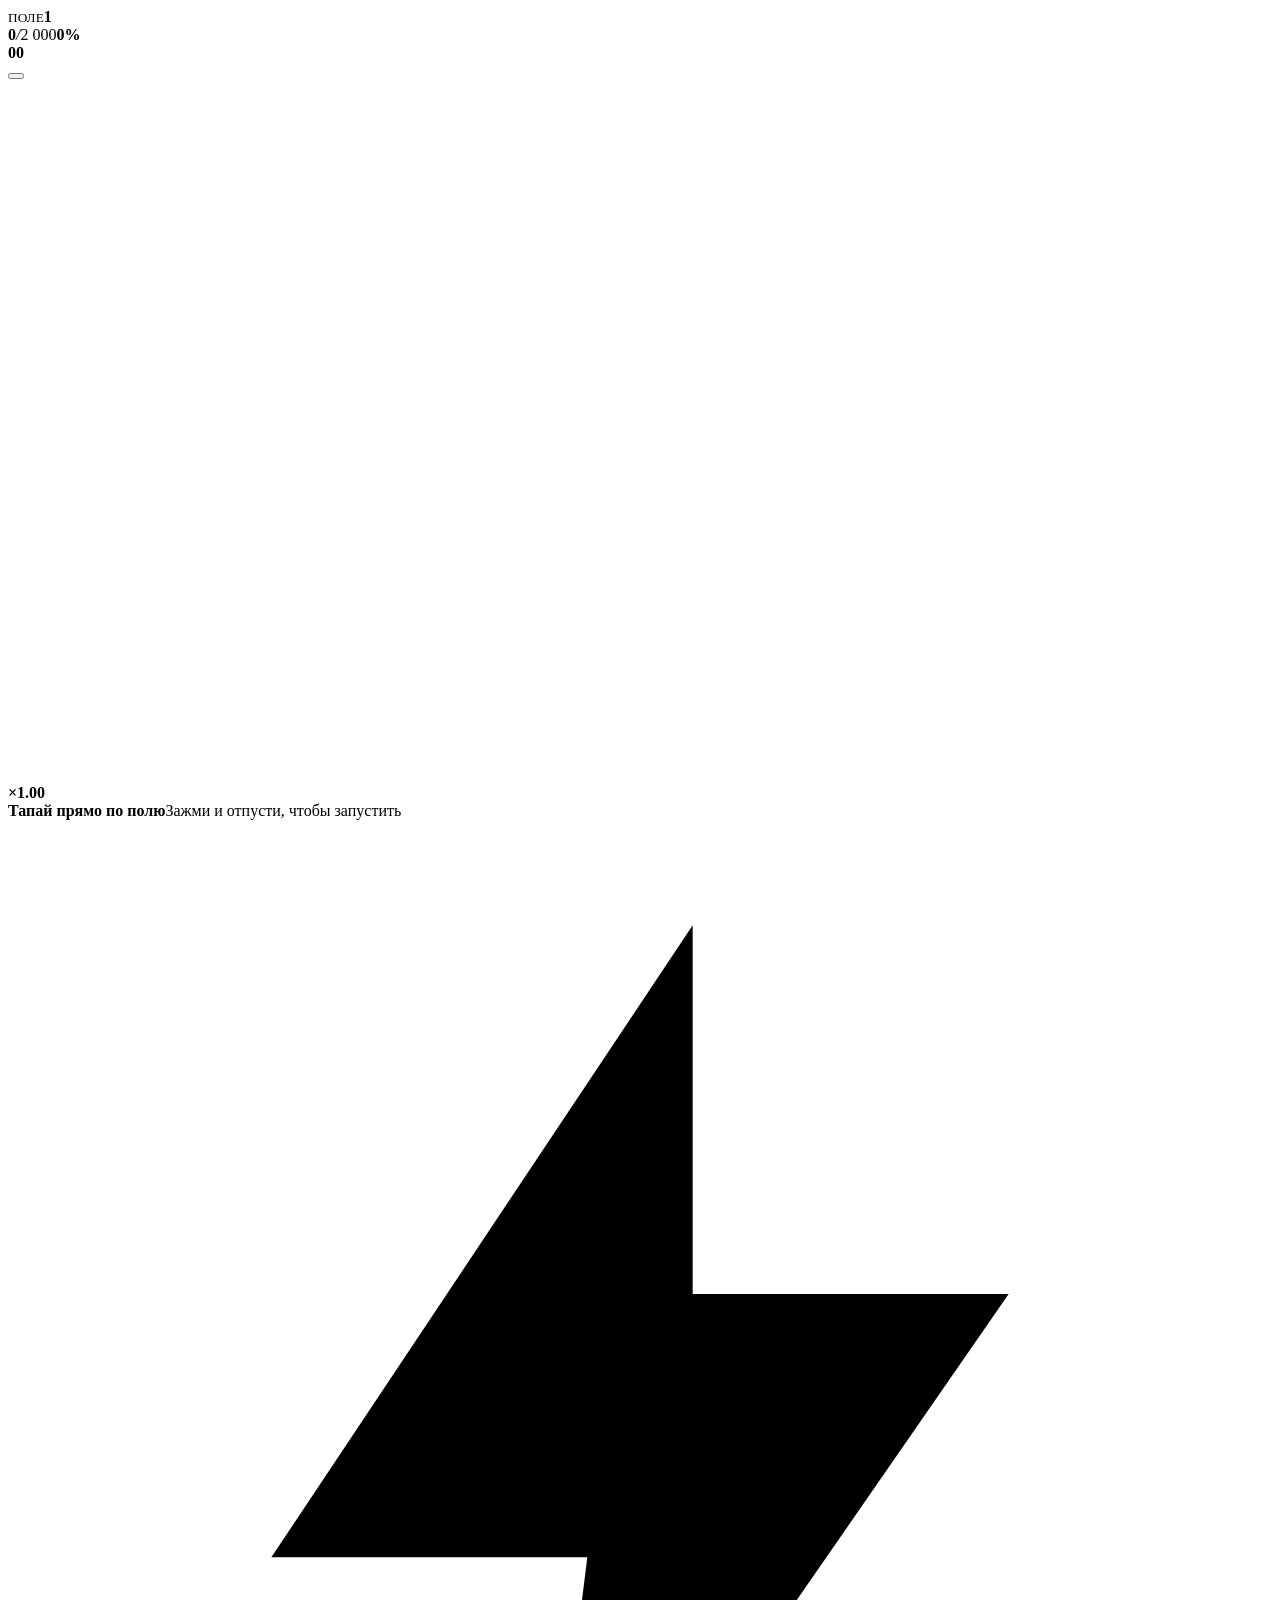
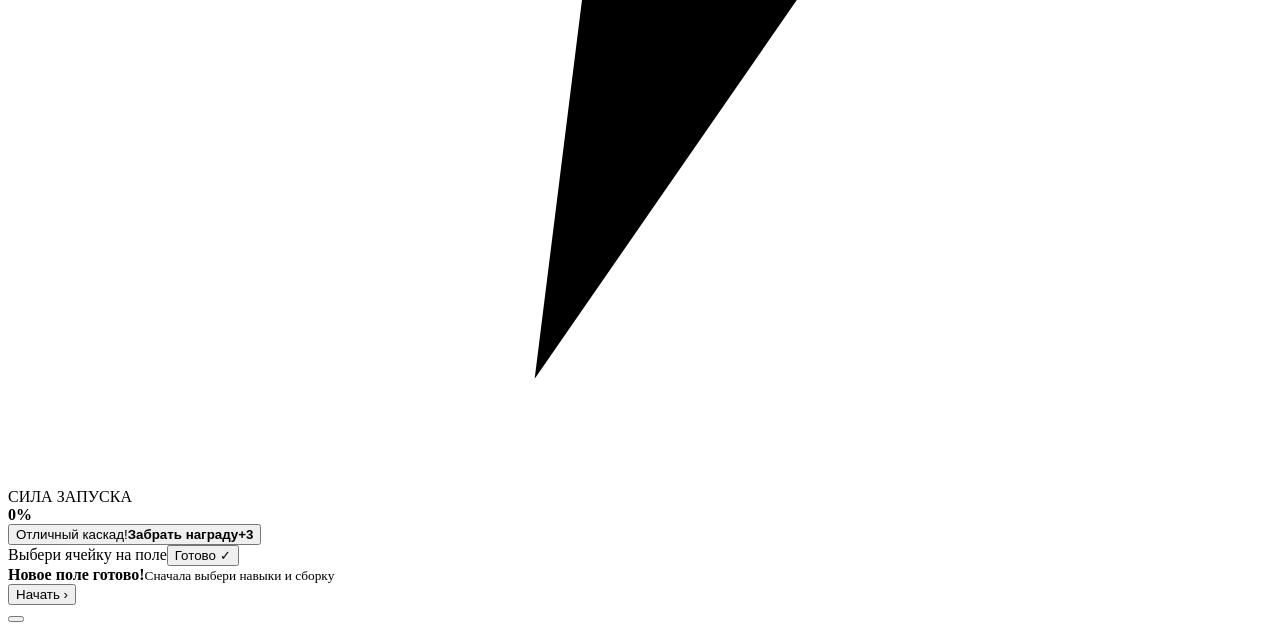
<file: template.html>
<!doctype html>
<html lang="ru">
<head>
<meta charset="utf-8">
<meta name="viewport" content="width=device-width, initial-scale=1, viewport-fit=cover">
<meta name="theme-color" content="#fff8f0">
<meta name="description" content="Каскад — уютный пинбол, который ты строишь сам. Мобильный HTML-прототип.">
<meta name="apple-mobile-web-app-capable" content="yes">
<title>Каскад · v0.14</title>
<style>/*__STYLE__*/</style>
</head>
<body>
<div id="app">
<header class="topbar">
 <div class="hud-stage" aria-label="Текущее поле"><small>ПОЛЕ</small><strong id="stageLabel">1</strong></div>
 <div class="hud-progress" aria-label="Прогресс текущего поля">
  <div class="hud-progress-line"><span><strong id="scoreValue">0</strong><em>/</em><span id="goalValue">2 000</span></span><b id="progressPercent">0%</b></div>
  <div class="progress-track"><div id="progressFill"></div></div>
 </div>
 <div class="wallet"><span class="currency coins" aria-label="Монеты"><span class="currency-icon" data-icon="coin"></span><strong id="coinsValue">0</strong></span><span class="currency gems" aria-label="Кристаллы"><span class="currency-icon" data-icon="gem"></span><strong id="gemsValue">0</strong></span></div>
 <button class="icon-button" id="settingsBtn" aria-label="Настройки"></button>
</header>
<main class="layout">
 <section class="game-column" aria-label="Пинбол">
  <div class="board-space">
   <div class="board-wrap" id="boardWrap">
    <canvas id="board" width="440" height="700" tabindex="0" aria-label="Если шарика нет, зажмите поле и отпустите для запуска. Пока шарик на поле, тап по игровому полю отбивает его."></canvas>
    <div class="board-top"><span class="combo-badge" id="comboBadge"><b id="comboValue">×1.00</b></span></div>
    <div class="board-prompt" id="boardPrompt"><span class="prompt-hand" data-icon="touch"></span><strong>Тапай прямо по полю</strong><span>Зажми и отпусти, чтобы запустить</span></div>
    <div class="launch-meter" id="launchMeter" role="progressbar" aria-label="Сила запуска" aria-valuemin="0" aria-valuemax="100" aria-valuenow="0" aria-hidden="true">
     <span class="launch-symbol"><svg viewBox="0 0 24 24" aria-hidden="true"><path d="m13 2-8 12h6l-1 8 9-13h-6z"/></svg></span>
     <div class="launch-body"><span id="launchTitle">СИЛА ЗАПУСКА</span><div class="launch-track"><i id="launchFill"></i><b id="launchPrevious" hidden></b></div></div>
     <strong id="launchPercent">0%</strong>
    </div>
    <div class="event-banner" id="eventBanner"></div>
    <div id="manualPraise" class="manual-praise" role="status" aria-live="polite"><strong></strong><span></span></div>
    <button id="advanceBtn" class="advance-button"><span class="reward-star" data-icon="star"></span><span>Отличный каскад!<strong>Забрать награду</strong></span><b id="advanceReward">+3</b><span class="gem-mini" data-icon="gem"></span></button>
   </div>
  </div>
  <aside class="right-rail" id="rightRail"><div id="rightContent"></div></aside>
  <div class="editor-console" id="editorConsole"><span id="editorHint">Выбери ячейку на поле</span><button id="finishEdit" class="btn primary">Готово <span>✓</span></button></div>
  <div class="prep-console" id="prepConsole"><div><b>Новое поле готово!</b><small>Сначала выбери навыки и сборку</small></div><button id="startFieldBtn" class="btn primary">Начать ›</button></div>
 </section>
</main>
<button id="treeFab" class="skills-fab" aria-label="Навыки"><span data-icon="tree"></span><i id="treeDot"></i></button>
<div id="modalRoot"></div>
<div class="toast-stack" id="toasts" aria-live="polite"></div>
<div hidden aria-hidden="true" id="legacyData"><span id="modeLabel"></span><span id="chapterName"></span><span id="sectorMark"></span><span id="chapterCopy"></span><span id="chapterTrack"></span><span id="nextUnlock"></span><span id="runNumber"></span><span id="perfectStat"></span><span id="hitStat"></span><span id="progressText"></span><span id="saveStatus"></span><button id="soundBtn"></button><button id="helpBtn"></button><button id="mobileAutoBtn"></button><i id="shopDot"></i></div>
<input type="file" id="importInput" accept="application/json,.json" hidden>
</div>
<script>/*__GAME__*/</script>
</body>
</html>
</file>
